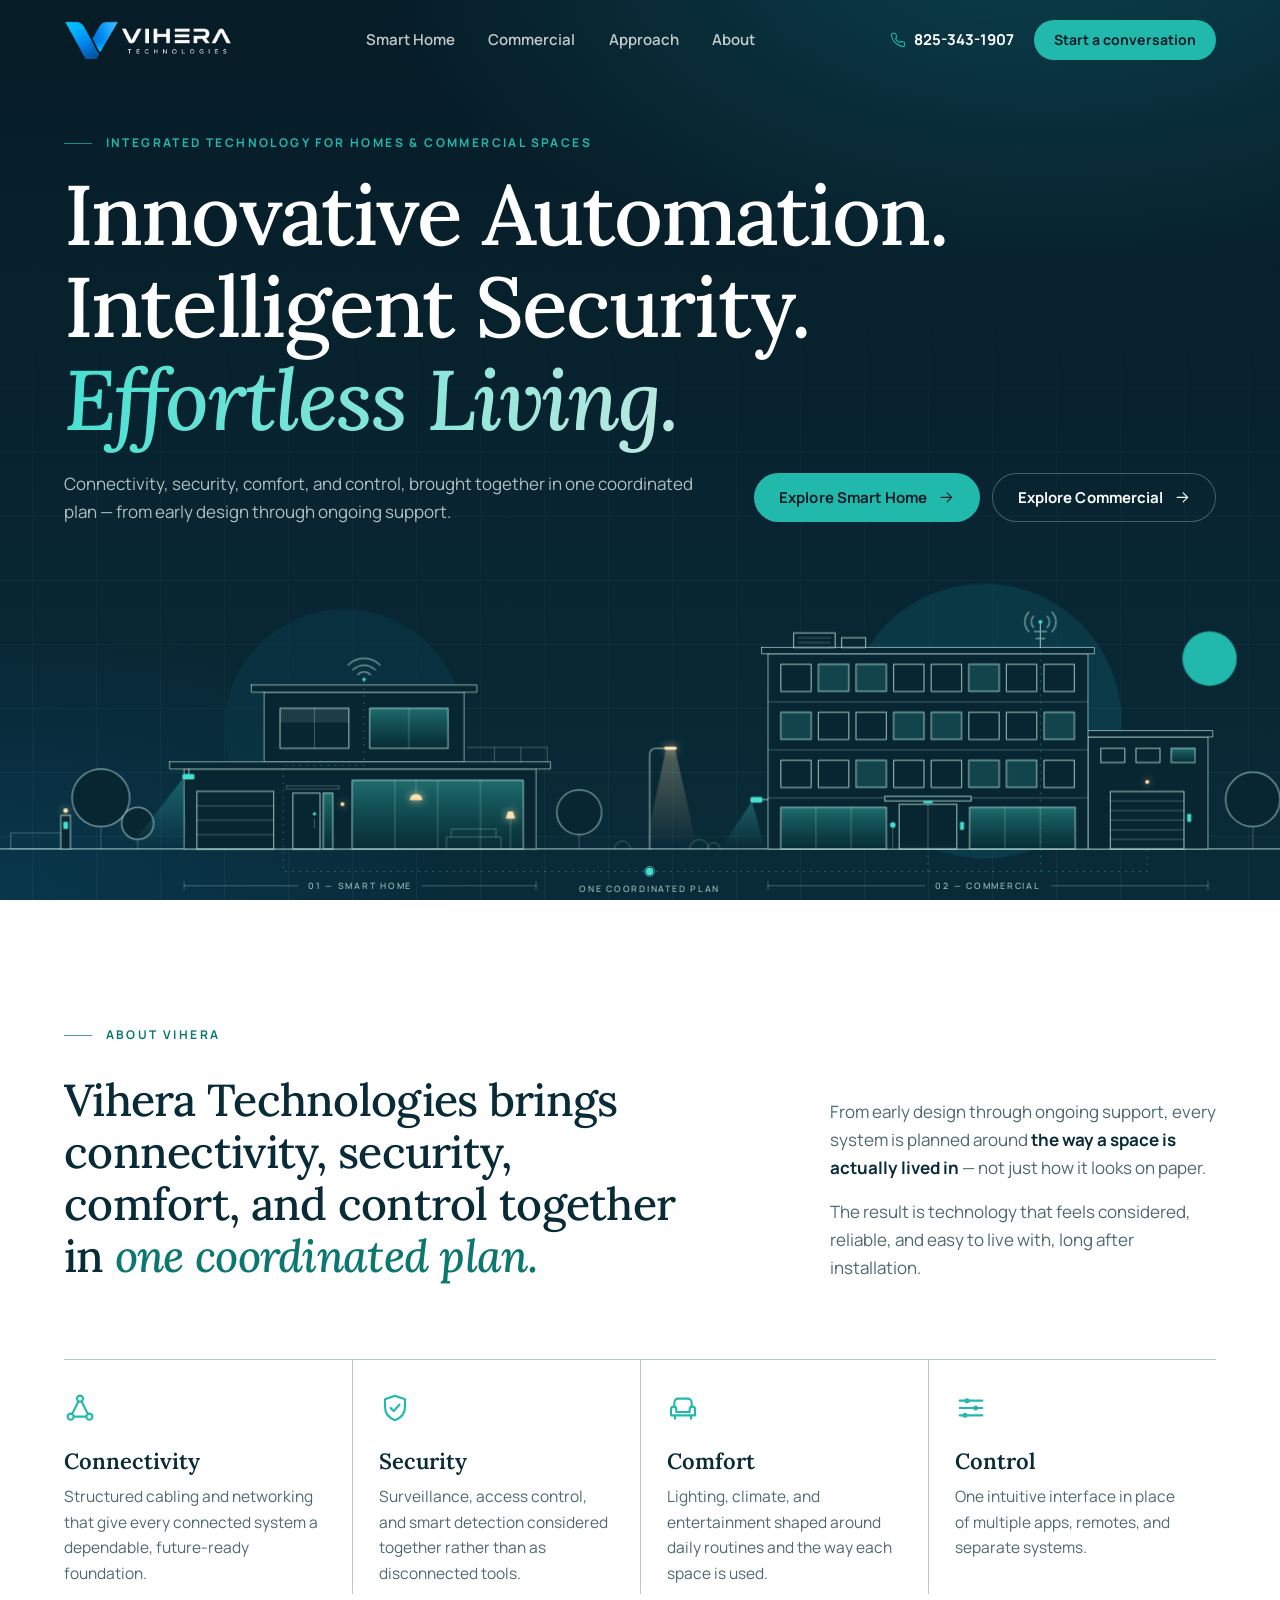
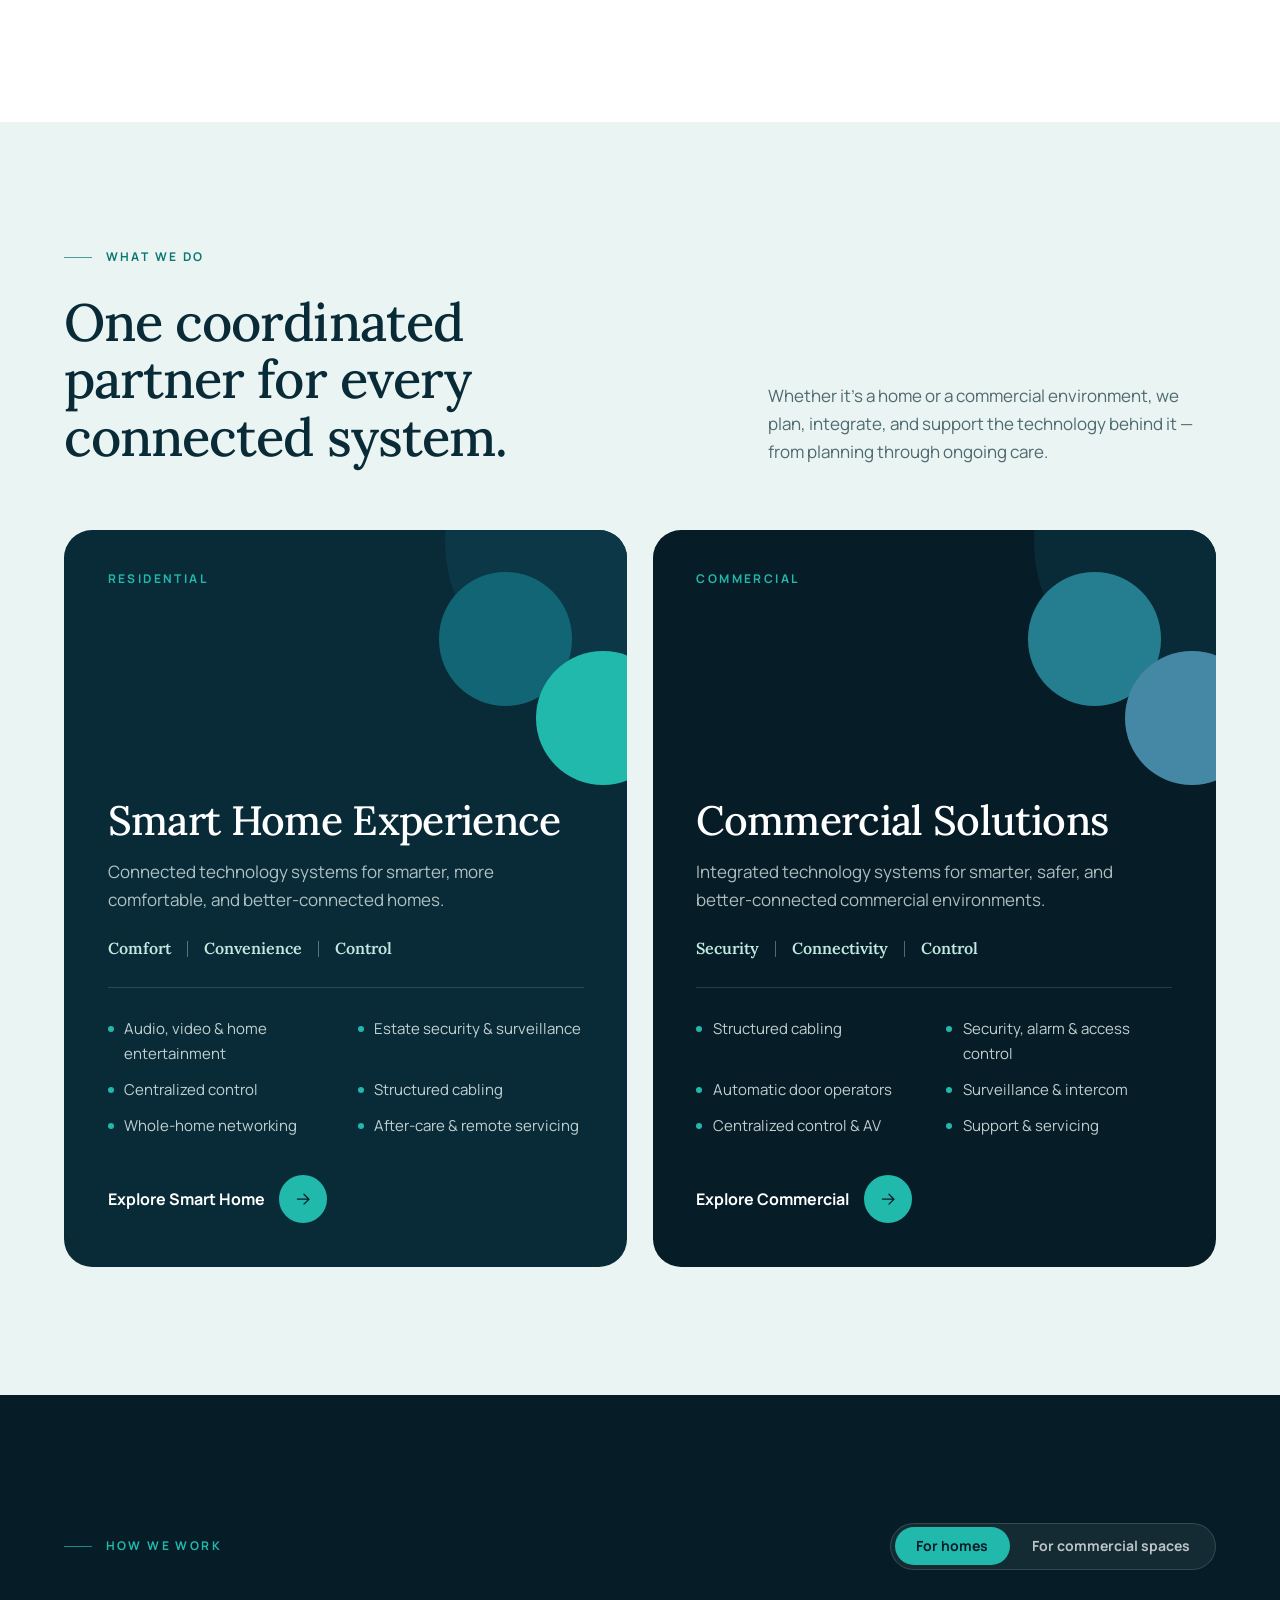
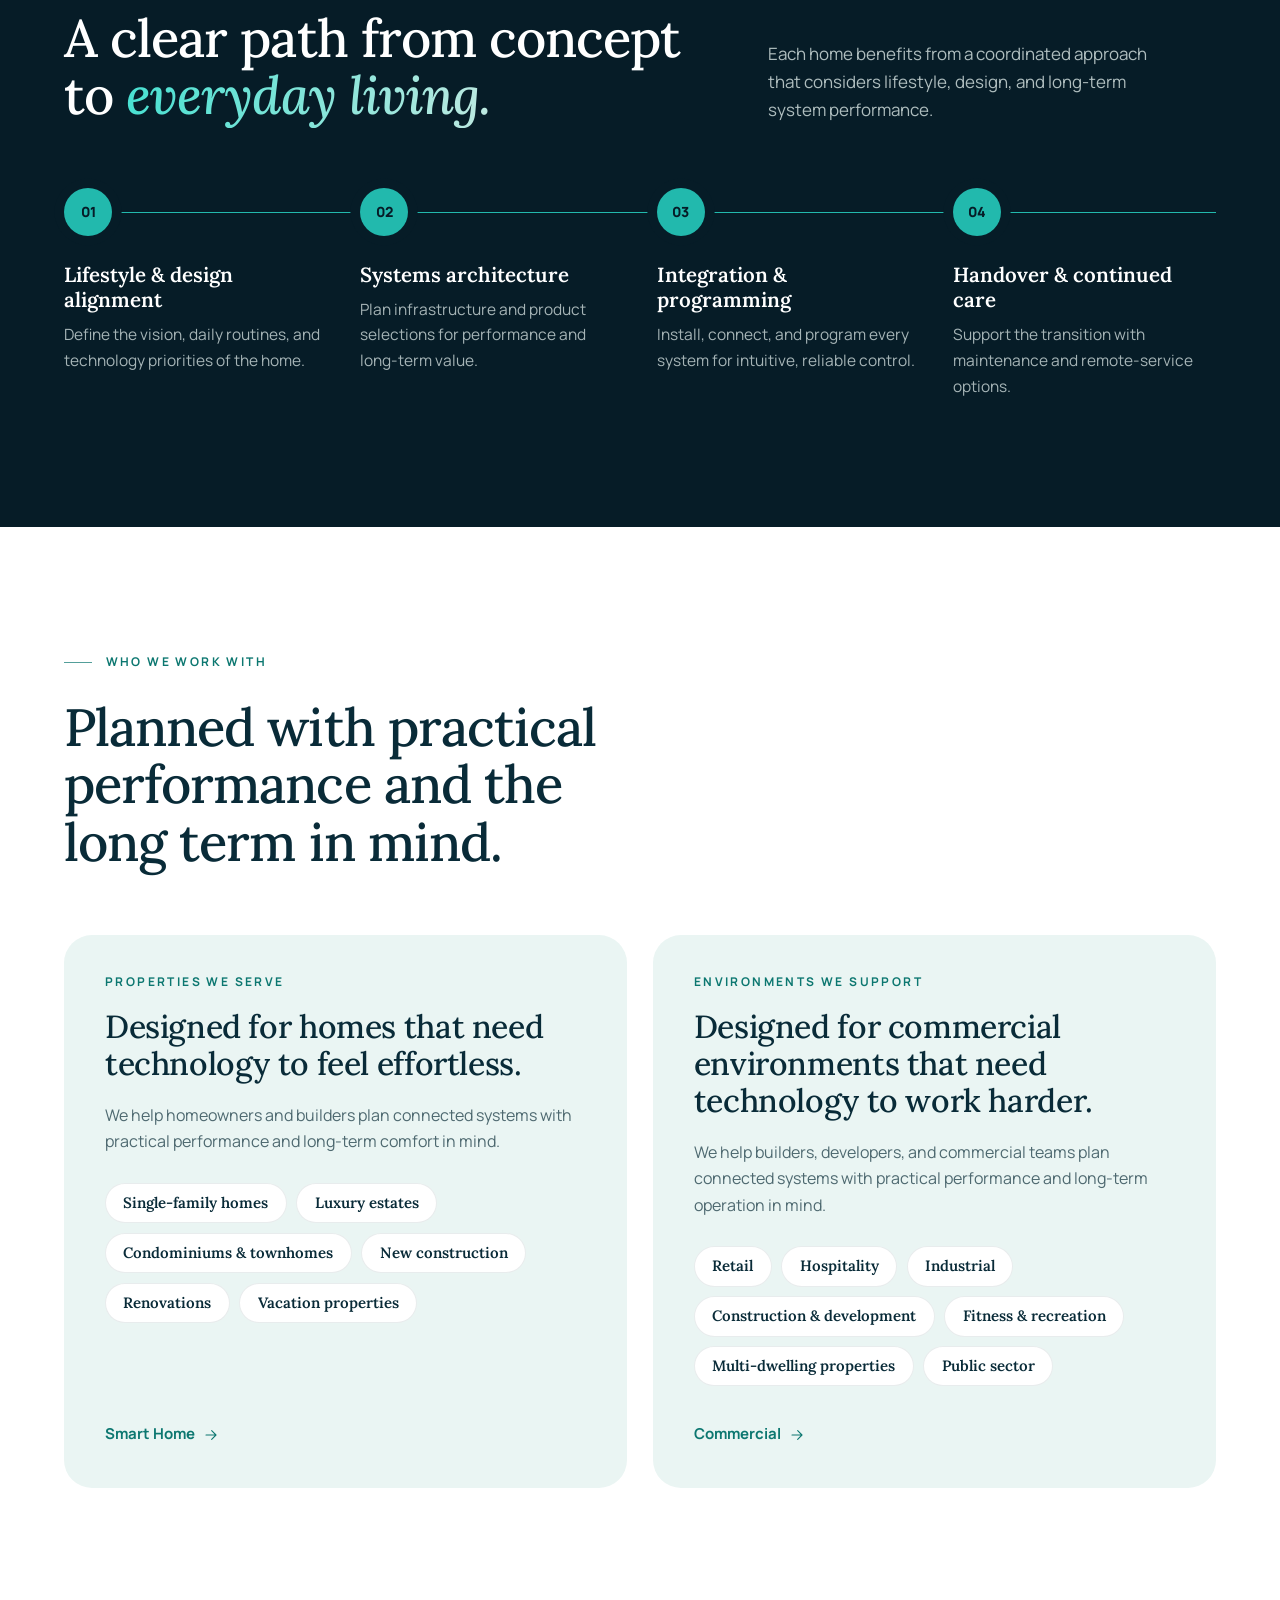
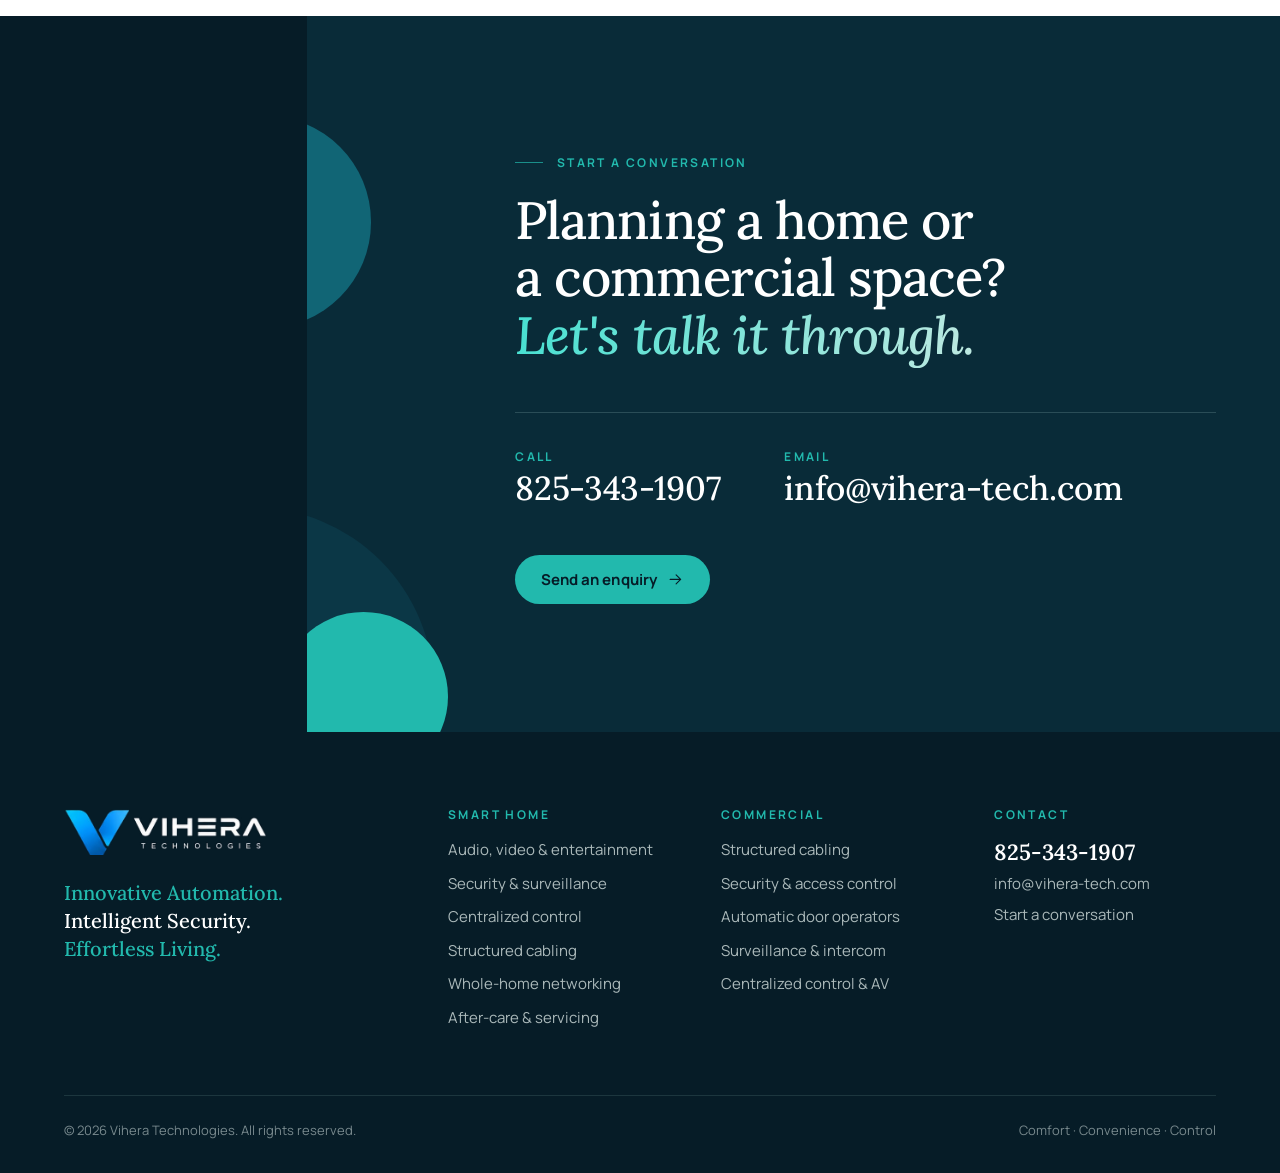
<file: index.html>
<!doctype html>
<html lang="en">
<head>
  <meta charset="utf-8">
  <meta name="viewport" content="width=device-width, initial-scale=1">
  <title>Vihera Technologies — Smart Home &amp; Commercial Technology Integration</title>
  <meta name="description" content="Vihera Technologies brings connectivity, security, comfort, and control together in one coordinated plan — for homes and commercial environments. Call 825-343-1907.">
  <meta name="theme-color" content="#061c27">
  <link rel="icon" type="image/png" href="assets/img/favicon.png">
  <link rel="apple-touch-icon" href="assets/img/apple-touch-icon.png">
  <meta property="og:type" content="website">
  <meta property="og:site_name" content="Vihera Technologies">
  <meta property="og:title" content="Vihera Technologies — Innovative Automation. Intelligent Security. Effortless Living.">
  <meta property="og:description" content="Connectivity, security, comfort, and control — together in one coordinated plan for homes and commercial environments.">
  <meta property="og:image" content="assets/img/og-image.png">
  <link rel="preconnect" href="https://fonts.googleapis.com">
  <link rel="preconnect" href="https://fonts.gstatic.com" crossorigin>
  <link href="https://fonts.googleapis.com/css2?family=Lora:ital,wght@0,400..700;1,400..700&amp;family=Manrope:wght@300..800&amp;display=swap" rel="stylesheet">
  <link rel="stylesheet" href="assets/css/styles.css">
  <script>document.documentElement.classList.add('js')</script>
  <script type="application/ld+json">
  {
    "@context": "https://schema.org",
    "@type": "ProfessionalService",
    "name": "Vihera Technologies",
    "slogan": "Innovative Automation. Intelligent Security. Effortless Living.",
    "description": "Smart home and commercial technology integration: audio-video, security and surveillance, access control, centralized control, structured cabling, networking, and after-care.",
    "telephone": "+1-825-343-1907",
    "email": "info@vihera-tech.com"
  }
  </script>
</head>
<body>
  <a class="skip" href="#main">Skip to content</a>

  <svg width="0" height="0" style="position:absolute" aria-hidden="true" focusable="false">
    <defs>
      <symbol id="i-arrow" viewBox="0 0 24 24"><path d="M4.5 12h15M13 5.5l6.5 6.5-6.5 6.5"/></symbol>
      <symbol id="i-phone" viewBox="0 0 24 24"><path d="M22 16.92v3a2 2 0 0 1-2.18 2 19.79 19.79 0 0 1-8.63-3.07 19.5 19.5 0 0 1-6-6 19.79 19.79 0 0 1-3.07-8.67A2 2 0 0 1 4.11 2h3a2 2 0 0 1 2 1.72c.13.96.36 1.9.7 2.81a2 2 0 0 1-.45 2.11L8.09 9.91a16 16 0 0 0 6 6l1.27-1.27a2 2 0 0 1 2.11-.45c.91.34 1.85.57 2.81.7A2 2 0 0 1 22 16.92z"/></symbol>
      <symbol id="i-nodes" viewBox="0 0 24 24"><circle cx="12" cy="5" r="2.3"/><circle cx="5" cy="18.5" r="2.3"/><circle cx="19" cy="18.5" r="2.3"/><path d="M10.9 7l-4.8 9.4M13.1 7l4.8 9.4M7.3 18.5h9.4"/></symbol>
      <symbol id="i-shield" viewBox="0 0 24 24"><path d="M12 2.8l7.5 2.7v5.6c0 4.7-3.1 8.4-7.5 10.1-4.4-1.7-7.5-5.4-7.5-10.1V5.5z"/><path d="M8.7 12l2.3 2.3 4.3-4.8"/></symbol>
      <symbol id="i-comfort" viewBox="0 0 24 24"><path d="M5.5 10.5V8a3 3 0 0 1 3-3h7a3 3 0 0 1 3 3v2.5"/><path d="M3 13a2 2 0 0 1 4 0v2h10v-2a2 2 0 0 1 4 0v4.5H3zM6 17.5V20M18 17.5V20"/></symbol>
      <symbol id="i-sliders" viewBox="0 0 24 24"><path d="M3.5 6.5h17M3.5 12h17M3.5 17.5h17"/><circle cx="9" cy="6.5" r="1.9" fill="currentColor" stroke="none"/><circle cx="15.5" cy="12" r="1.9" fill="currentColor" stroke="none"/><circle cx="7.5" cy="17.5" r="1.9" fill="currentColor" stroke="none"/></symbol>
    </defs>
  </svg>

  <header class="site-header" data-header>
    <div class="container site-header__inner">
      <a class="brand" href="index.html" aria-label="Vihera Technologies — home">
        <img src="assets/img/logo.png" width="471" height="108" alt="Vihera Technologies">
      </a>
      <nav class="nav" aria-label="Primary">
        <ul class="nav__list">
          <li><a href="smart-home.html">Smart Home</a></li>
          <li><a href="commercial.html">Commercial</a></li>
          <li><a href="#approach">Approach</a></li>
          <li><a href="#about">About</a></li>
        </ul>
      </nav>
      <div class="site-header__actions">
        <a class="header-phone" href="tel:+18253431907"><svg class="icon"><use href="#i-phone"/></svg>825-343-1907</a>
        <a class="btn btn--primary btn--sm" href="contact.html">Start a conversation</a>
        <button class="nav-toggle" type="button" aria-expanded="false" aria-controls="menu" aria-label="Open menu" data-menu-toggle><span></span><span></span></button>
      </div>
    </div>
  </header>

  <div class="menu" id="menu" data-menu>
    <nav class="menu__nav" aria-label="Mobile">
      <a href="smart-home.html" style="--i:0"><span>01</span>Smart Home</a>
      <a href="commercial.html" style="--i:1"><span>02</span>Commercial</a>
      <a href="#approach" style="--i:2"><span>03</span>Approach</a>
      <a href="#about" style="--i:3"><span>04</span>About</a>
      <a href="contact.html" style="--i:4"><span>05</span>Contact</a>
    </nav>
    <div class="menu__foot">
      <a href="tel:+18253431907">825-343-1907</a>
      <a href="mailto:info@vihera-tech.com">info@vihera-tech.com</a>
    </div>
  </div>

  <main id="main">

    <!-- Hero -->
    <section class="hero on-dark">
      <div class="container hero__copy">
        <p class="eyebrow">Integrated technology for homes &amp; commercial spaces</p>
        <h1 class="display hero__title">
          <span class="line" style="--l:0"><span>Innovative Automation.</span></span>
          <span class="line" style="--l:1"><span>Intelligent Security.</span></span>
          <span class="line" style="--l:2"><span><em class="accent">Effortless Living.</em></span></span>
        </h1>
        <div class="hero__row">
          <p class="lead" data-enter style="--i:5">Connectivity, security, comfort, and control, brought together in one coordinated plan — from early design through ongoing support.</p>
          <div class="hero__cta" data-enter style="--i:6">
            <a class="btn btn--primary" href="smart-home.html">Explore Smart Home <svg class="icon"><use href="#i-arrow"/></svg></a>
            <a class="btn btn--ghost" href="commercial.html">Explore Commercial <svg class="icon"><use href="#i-arrow"/></svg></a>
          </div>
        </div>
      </div>

      <div class="hero__scene">
        <svg class="scene" viewBox="0 0 1600 364" role="img" aria-labelledby="scene-title" data-scene-art>
          <title id="scene-title">A modern home and a commercial building drawn in outline, joined underground by one connected network.</title>
          <defs>
            <linearGradient id="gLit" x1="0" y1="0" x2="0" y2="1">
              <stop offset="0" stop-color="#46e0d1" stop-opacity=".38"/>
              <stop offset="1" stop-color="#22b9ad" stop-opacity=".05"/>
            </linearGradient>
            <linearGradient id="gCone" x1="0" y1="0" x2="0" y2="1">
              <stop offset="0" stop-color="#46e0d1" stop-opacity=".3"/>
              <stop offset="1" stop-color="#46e0d1" stop-opacity="0"/>
            </linearGradient>
            <linearGradient id="gLamp" x1="0" y1="0" x2="0" y2="1">
              <stop offset="0" stop-color="#ffe2b0" stop-opacity=".3"/>
              <stop offset="1" stop-color="#ffe2b0" stop-opacity="0"/>
            </linearGradient>
          </defs>

          <!-- brochure circles, behind everything -->
          <g class="fade" style="--d:.1">
            <circle class="orb" cx="430" cy="150" r="150" fill="#0b3746" opacity=".6"/>
            <circle class="orb" cx="1230" cy="140" r="172" fill="#116575" opacity=".3"/>
            <circle class="orb" cx="1512" cy="62" r="34" fill="#22b9ad"/>
          </g>

          <line class="s" x1="-1400" y1="300" x2="3000" y2="300"/>

          <!-- garden, lamp post -->
          <g class="fade" style="--d:1.5">
            <path class="d" d="M126 272v28M172 288v12M724 282v18M1566 272v28"/>
            <circle class="s f" cx="126" cy="236" r="36"/>
            <circle class="s f" cx="172" cy="268" r="20"/>
            <circle class="s f" cx="724" cy="254" r="28"/>
            <circle class="s f" cx="1566" cy="238" r="34"/>
            <rect class="d" x="14" y="280" width="62" height="20"/>
            <rect class="s f" x="76" y="258" width="12" height="42"/>
            <rect class="dev" x="79" y="266" width="6" height="9" rx="1"/>
            <circle class="glow" cx="82" cy="252" r="3"/>
            <path class="lamp" d="M832 176L806 300h66L844 176z"/>
            <path class="s" d="M812 300V182q0-8 9-8h13"/>
            <rect class="glow" x="830" y="172" width="16" height="4" rx="2"/>
            <path class="d" d="M862 300a12 12 0 0 1 24 0M884 300a8 8 0 0 1 16 0M768 300a10 10 0 0 1 20 0"/>
          </g>

          <!-- the home -->
          <a href="smart-home.html" tabindex="-1" aria-hidden="true">
            <rect class="s f draw" pathLength="1" style="--d:.35" x="330" y="104" width="250" height="87"/>
            <rect class="s f draw" pathLength="1" style="--d:.5" x="314" y="95" width="282" height="9"/>
            <rect class="s f draw" pathLength="1" style="--d:.1" x="230" y="200" width="440" height="100"/>
            <rect class="s f draw" pathLength="1" style="--d:.25" x="212" y="191" width="476" height="9"/>
            <g class="fade" style="--d:1.25">
              <rect class="s" x="246" y="228" width="96" height="72"/>
              <path class="d" d="M246 246h96M246 264h96M246 282h96"/>
              <rect class="d" x="358" y="221" width="66" height="4"/>
              <rect class="s" x="366" y="230" width="34" height="70"/>
              <path class="d" d="M393 262v12"/>
              <rect class="s" x="350" y="124" width="86" height="50"/>
              <rect class="shade" x="350" y="124" width="86" height="18"/>
              <path class="d" d="M393 124v50M584 173h100M684 173v18M651 173v18M618 173v18"/>
              <path class="cone" d="M229 211L160 300h74z"/>
              <path class="s" d="M236 200v6"/>
            </g>
            <g class="fade" style="--d:1.9">
              <rect class="s lit" x="404" y="230" width="12" height="70"/>
              <rect class="s lit" x="440" y="214" width="214" height="86"/>
              <path class="d" d="M493.5 214v86M547 214v86M600.5 214v86M520 214v18M558 300v-15h68v15M564 285v-10h56v10M638 300v-38"/>
              <path class="glow" d="M512 239a8 8 0 0 1 16 0z"/>
              <path class="glow" d="M632 262l3-9h6l3 9z"/>
              <rect class="s lit" x="462" y="124" width="98" height="50"/>
              <path class="d" d="M511 124v50"/>
              <circle class="glow" cx="428" cy="244" r="2.5"/>
              <circle class="dev" cx="393" cy="256" r="2"/>
              <rect class="dev" x="228" y="206" width="15" height="7" rx="2"/>
              <g class="wifi">
                <circle class="dev" cx="455" cy="88" r="2.2"/>
                <path class="s" style="--n:0" d="M447 82a11 11 0 0 1 16 0"/>
                <path class="s" style="--n:1" d="M441 76a20 20 0 0 1 28 0"/>
                <path class="s" style="--n:2" d="M435 70a28 28 0 0 1 40 0"/>
              </g>
            </g>
            <g class="fade" style="--d:2.3">
              <path class="d" d="M230 341v10M670 341v10M230 346h142M528 346h142"/>
              <text x="450" y="350" text-anchor="middle">01 — Smart Home</text>
            </g>
          </a>

          <!-- the commercial building -->
          <a href="commercial.html" tabindex="-1" aria-hidden="true">
            <rect class="s f draw" pathLength="1" style="--d:.55" x="1360" y="160" width="150" height="140"/>
            <rect class="s f draw" pathLength="1" style="--d:.7" x="1354" y="152" width="162" height="8"/>
            <rect class="s f draw" pathLength="1" style="--d:.4" x="960" y="56" width="400" height="244"/>
            <rect class="s f draw" pathLength="1" style="--d:.6" x="952" y="48" width="416" height="8"/>
            <g class="fade" style="--d:1.35">
              <path class="d" d="M960 236h400M960 176h400M960 116h400"/>
              <path class="s" d="M976 69h38v34h-38zM1117 69h38v34h-38zM1164 69h38v34h-38zM1258 69h38v34h-38zM1305 69h38v34h-38zM1023 129h38v34h-38zM1070 129h38v34h-38zM1211 129h38v34h-38zM1258 129h38v34h-38zM976 189h38v34h-38zM1023 189h38v34h-38zM1117 189h38v34h-38zM1164 189h38v34h-38zM1305 189h38v34h-38z"/>
              <rect class="s f" x="1106" y="234" width="108" height="6"/>
              <rect class="s" x="1124" y="244" width="72" height="56"/>
              <path class="d" d="M1160 244v56M1116 300v-26"/>
              <rect class="s f" x="992" y="30" width="52" height="18"/>
              <path class="d" d="M998 36h40M998 42h40"/>
              <rect class="s f" x="1052" y="36" width="30" height="12"/>
              <path class="s" d="M1300.5 48V18M1293 28h15M1295 37h11M960 238h-7"/>
              <path class="s" d="M1376 174h30v18h-30zM1420 174h30v18h-30z"/>
              <rect class="s" x="1388" y="228" width="92" height="72"/>
              <path class="d" d="M1388 240h92M1388 252h92M1388 264h92M1388 276h92M1388 288h92"/>
              <path class="cone" d="M940 240L900 300h56z"/>
            </g>
            <g class="fade" style="--d:2">
              <path class="s" style="fill:rgba(70,224,209,.17)" d="M1023 69h38v34h-38zM1070 69h38v34h-38zM1211 69h38v34h-38zM976 129h38v34h-38zM1117 129h38v34h-38zM1164 129h38v34h-38zM1305 129h38v34h-38zM1070 189h38v34h-38zM1211 189h38v34h-38zM1258 189h38v34h-38z"/>
              <rect class="s lit" x="976" y="248" width="132" height="52"/>
              <rect class="s lit" x="1212" y="248" width="132" height="52"/>
              <rect class="s lit" x="1464" y="174" width="30" height="18"/>
              <path class="d" d="M1020 248v52M1064 248v52M1256 248v52M1300.5 248v52"/>
              <rect class="dev" x="1154" y="240" width="12" height="3" rx="1.5"/>
              <rect class="dev" x="1200" y="266" width="5" height="10" rx="1"/>
              <circle class="dev" cx="1116" cy="270" r="3.5"/>
              <rect class="dev" x="938" y="235" width="15" height="7" rx="2"/>
              <rect class="dev" x="1484" y="256" width="5" height="10" rx="1"/>
              <circle class="glow" cx="1434" cy="216" r="2.5"/>
              <g class="wifi">
                <circle class="dev" cx="1300.5" cy="16" r="2.4"/>
                <path class="s" style="--n:0" d="M1309 9a10 10 0 0 1 0 14M1292 9a10 10 0 0 0 0 14"/>
                <path class="s" style="--n:1" d="M1315 4a17 17 0 0 1 0 24M1286 4a17 17 0 0 0 0 24"/>
              </g>
            </g>
            <g class="fade" style="--d:2.4">
              <path class="d" d="M960 341v10M1510 341v10M960 346h196M1314 346h196"/>
              <text x="1235" y="350" text-anchor="middle">02 — Commercial</text>
            </g>
          </a>

          <!-- one coordinated network -->
          <g class="fade" style="--d:2.5">
            <path class="sig" d="M455 90V195.5H354V328H1434V300M1160 328V300M1300.5 328V48"/>
            <path class="pulse" pathLength="1" style="--t:6s" d="M455 90V195.5H354V328H812"/>
            <path class="pulse" pathLength="1" style="--t:6s" d="M812 328H1300.5V18"/>
            <path class="pulse pulse--back" pathLength="1" style="--t:6s;--w:3s" d="M455 90V195.5H354V328H812"/>
            <path class="pulse" pathLength="1" style="--t:6s;--w:3s" d="M1434 300V328H812"/>
            <circle class="hub-ring" cx="812" cy="328" r="6"/>
            <circle class="hub" cx="812" cy="328" r="4.5"/>
            <text x="812" y="354" text-anchor="middle">One coordinated plan</text>
          </g>
        </svg>
      </div>
    </section>

    <!-- About -->
    <section class="section section--white" id="about">
      <div class="container">
        <div class="statement">
          <p class="eyebrow" data-reveal>About Vihera</p>
          <h2 class="statement__text" data-reveal style="--i:1">Vihera Technologies brings connectivity, security, comfort, and control together in <em class="accent">one coordinated plan.</em></h2>
          <div class="statement__aside" data-reveal style="--i:2">
            <p>From early design through ongoing support, every system is planned around <strong>the way a space is actually lived in</strong> — not just how it looks on paper.</p>
            <p>The result is technology that feels considered, reliable, and easy to live with, long after installation.</p>
          </div>
        </div>

        <ul class="pillars">
          <li class="pillar" data-reveal style="--i:0">
            <svg class="icon pillar__icon"><use href="#i-nodes"/></svg>
            <h3 class="pillar__name">Connectivity</h3>
            <p class="pillar__text">Structured cabling and networking that give every connected system a dependable, future-ready foundation.</p>
          </li>
          <li class="pillar" data-reveal style="--i:1">
            <svg class="icon pillar__icon"><use href="#i-shield"/></svg>
            <h3 class="pillar__name">Security</h3>
            <p class="pillar__text">Surveillance, access control, and smart detection considered together rather than as disconnected tools.</p>
          </li>
          <li class="pillar" data-reveal style="--i:2">
            <svg class="icon pillar__icon"><use href="#i-comfort"/></svg>
            <h3 class="pillar__name">Comfort</h3>
            <p class="pillar__text">Lighting, climate, and entertainment shaped around daily routines and the way each space is used.</p>
          </li>
          <li class="pillar" data-reveal style="--i:3">
            <svg class="icon pillar__icon"><use href="#i-sliders"/></svg>
            <h3 class="pillar__name">Control</h3>
            <p class="pillar__text">One intuitive interface in place of multiple apps, remotes, and separate systems.</p>
          </li>
        </ul>
      </div>
    </section>

    <!-- Two divisions -->
    <section class="section section--mint" id="solutions">
      <div class="container">
        <div class="section-head">
          <p class="eyebrow" data-reveal>What we do</p>
          <h2 class="h2" data-reveal style="--i:1">One coordinated partner for every connected system.</h2>
          <p class="lead" data-reveal style="--i:2">Whether it's a home or a commercial environment, we plan, integrate, and support the technology behind it — from planning through ongoing care.</p>
        </div>

        <div class="divisions">
          <article class="division" data-reveal>
            <div class="orbs" aria-hidden="true"><i></i><i></i><i></i></div>
            <p class="division__kicker">Residential</p>
            <div class="division__body">
              <h3 class="division__title">Smart Home Experience</h3>
              <p class="division__text">Connected technology systems for smarter, more comfortable, and better-connected homes.</p>
              <ul class="triad"><li>Comfort</li><li>Convenience</li><li>Control</li></ul>
              <ul class="division__list">
                <li>Audio, video &amp; home entertainment</li>
                <li>Estate security &amp; surveillance</li>
                <li>Centralized control</li>
                <li>Structured cabling</li>
                <li>Whole-home networking</li>
                <li>After-care &amp; remote servicing</li>
              </ul>
              <a class="division__go" href="smart-home.html">Explore Smart Home <i><svg class="icon"><use href="#i-arrow"/></svg></i></a>
            </div>
          </article>

          <article class="division division--commercial" data-reveal style="--i:1">
            <div class="orbs" aria-hidden="true"><i></i><i></i><i></i></div>
            <p class="division__kicker">Commercial</p>
            <div class="division__body">
              <h3 class="division__title">Commercial Solutions</h3>
              <p class="division__text">Integrated technology systems for smarter, safer, and better-connected commercial environments.</p>
              <ul class="triad"><li>Security</li><li>Connectivity</li><li>Control</li></ul>
              <ul class="division__list">
                <li>Structured cabling</li>
                <li>Security, alarm &amp; access control</li>
                <li>Automatic door operators</li>
                <li>Surveillance &amp; intercom</li>
                <li>Centralized control &amp; AV</li>
                <li>Support &amp; servicing</li>
              </ul>
              <a class="division__go" href="commercial.html">Explore Commercial <i><svg class="icon"><use href="#i-arrow"/></svg></i></a>
            </div>
          </article>
        </div>
      </div>
    </section>

    <!-- Approach -->
    <section class="section section--ink on-dark" id="approach">
      <div class="container" data-tabs>
        <div class="approach__top">
          <p class="eyebrow" data-reveal>How we work</p>
          <div class="segmented" role="tablist" aria-label="Project type" data-reveal>
            <span class="segmented__thumb" aria-hidden="true"></span>
            <button type="button" role="tab" id="tab-home" aria-controls="panel-home" aria-selected="true">For homes</button>
            <button type="button" role="tab" id="tab-commercial" aria-controls="panel-commercial" aria-selected="false" tabindex="-1">For commercial spaces</button>
          </div>
        </div>

        <div class="approach__panel" id="panel-home" role="tabpanel" aria-labelledby="tab-home">
          <div class="section-head">
            <h2 class="h2" data-reveal>A clear path from concept to <em class="accent">everyday living.</em></h2>
            <p class="lead" data-reveal style="--i:1">Each home benefits from a coordinated approach that considers lifestyle, design, and long-term system performance.</p>
          </div>
          <ol class="steps" data-reveal-line>
            <li class="step" data-reveal style="--i:0"><span class="step__num">01</span><h3 class="step__title">Lifestyle &amp; design alignment</h3><p class="step__text">Define the vision, daily routines, and technology priorities of the home.</p></li>
            <li class="step" data-reveal style="--i:1"><span class="step__num">02</span><h3 class="step__title">Systems architecture</h3><p class="step__text">Plan infrastructure and product selections for performance and long-term value.</p></li>
            <li class="step" data-reveal style="--i:2"><span class="step__num">03</span><h3 class="step__title">Integration &amp; programming</h3><p class="step__text">Install, connect, and program every system for intuitive, reliable control.</p></li>
            <li class="step" data-reveal style="--i:3"><span class="step__num">04</span><h3 class="step__title">Handover &amp; continued care</h3><p class="step__text">Support the transition with maintenance and remote-service options.</p></li>
          </ol>
        </div>

        <div class="approach__panel" id="panel-commercial" role="tabpanel" aria-labelledby="tab-commercial" hidden>
          <div class="section-head">
            <h2 class="h2">A clear path from planning to <em class="accent">ongoing support.</em></h2>
            <p class="lead">Each project benefits from a coordinated approach that considers operational needs, project timelines, and long-term system performance.</p>
          </div>
          <ol class="steps is-in">
            <li class="step"><span class="step__num">01</span><h3 class="step__title">Strategic planning</h3><p class="step__text">Define objectives, functional requirements, and technology priorities.</p></li>
            <li class="step"><span class="step__num">02</span><h3 class="step__title">Value engineering</h3><p class="step__text">Evaluate options for performance, scalability, and cost efficiency.</p></li>
            <li class="step"><span class="step__num">03</span><h3 class="step__title">Implementation</h3><p class="step__text">Coordinate infrastructure and systems for a reliable, integrated result.</p></li>
            <li class="step"><span class="step__num">04</span><h3 class="step__title">Handover &amp; service</h3><p class="step__text">Support the transition with maintenance and remote-service options.</p></li>
          </ol>
        </div>
      </div>
    </section>

    <!-- Who we work with -->
    <section class="section section--white">
      <div class="container">
        <div class="section-head section-head--stack">
          <p class="eyebrow" data-reveal>Who we work with</p>
          <h2 class="h2" data-reveal style="--i:1">Planned with practical performance and the long term in mind.</h2>
        </div>
        <div class="audiences">
          <article class="audience" data-reveal>
            <p class="audience__label">Properties we serve</p>
            <h3 class="audience__title">Designed for homes that need technology to feel effortless.</h3>
            <p class="audience__text">We help homeowners and builders plan connected systems with practical performance and long-term comfort in mind.</p>
            <ul class="chips">
              <li class="chip">Single-family homes</li>
              <li class="chip">Luxury estates</li>
              <li class="chip">Condominiums &amp; townhomes</li>
              <li class="chip">New construction</li>
              <li class="chip">Renovations</li>
              <li class="chip">Vacation properties</li>
            </ul>
            <a class="text-link" href="smart-home.html">Smart Home <svg class="icon"><use href="#i-arrow"/></svg></a>
          </article>
          <article class="audience" data-reveal style="--i:1">
            <p class="audience__label">Environments we support</p>
            <h3 class="audience__title">Designed for commercial environments that need technology to work harder.</h3>
            <p class="audience__text">We help builders, developers, and commercial teams plan connected systems with practical performance and long-term operation in mind.</p>
            <ul class="chips">
              <li class="chip">Retail</li>
              <li class="chip">Hospitality</li>
              <li class="chip">Industrial</li>
              <li class="chip">Construction &amp; development</li>
              <li class="chip">Fitness &amp; recreation</li>
              <li class="chip">Multi-dwelling properties</li>
              <li class="chip">Public sector</li>
            </ul>
            <a class="text-link" href="commercial.html">Commercial <svg class="icon"><use href="#i-arrow"/></svg></a>
          </article>
        </div>
      </div>
    </section>

    <!-- Call to action -->
    <section class="cta on-dark">
      <div class="cta__orbs" aria-hidden="true"><i></i><i></i><i></i></div>
      <div class="cta__band" aria-hidden="true"></div>
      <div class="cta__inner">
        <p class="eyebrow" data-reveal>Start a conversation</p>
        <h2 class="h2 cta__title" data-reveal style="--i:1">Planning a home or a commercial space? <em class="accent">Let's talk it through.</em></h2>
        <div class="cta__links" data-reveal style="--i:2">
          <a class="cta__link" href="tel:+18253431907"><span>Call</span><span>825-343-1907</span></a>
          <a class="cta__link" href="mailto:info@vihera-tech.com"><span>Email</span><span>info@vihera-tech.com</span></a>
        </div>
        <div class="cta__actions" data-reveal style="--i:3">
          <a class="btn btn--primary" href="contact.html">Send an enquiry <svg class="icon"><use href="#i-arrow"/></svg></a>
        </div>
      </div>
    </section>
  </main>

  <footer class="site-footer">
    <div class="container">
      <div class="site-footer__top">
        <div class="site-footer__brand">
          <img src="assets/img/logo.png" width="471" height="108" alt="Vihera Technologies" loading="lazy">
          <p class="site-footer__slogan"><span>Innovative Automation.</span><span>Intelligent Security.</span><span>Effortless Living.</span></p>
        </div>
        <nav aria-label="Smart Home">
          <h2>Smart Home</h2>
          <ul>
            <li><a href="smart-home.html#audio-video">Audio, video &amp; entertainment</a></li>
            <li><a href="smart-home.html#security">Security &amp; surveillance</a></li>
            <li><a href="smart-home.html#control">Centralized control</a></li>
            <li><a href="smart-home.html#cabling">Structured cabling</a></li>
            <li><a href="smart-home.html#networking">Whole-home networking</a></li>
            <li><a href="smart-home.html#after-care">After-care &amp; servicing</a></li>
          </ul>
        </nav>
        <nav aria-label="Commercial">
          <h2>Commercial</h2>
          <ul>
            <li><a href="commercial.html#cabling">Structured cabling</a></li>
            <li><a href="commercial.html#security">Security &amp; access control</a></li>
            <li><a href="commercial.html#door-operators">Automatic door operators</a></li>
            <li><a href="commercial.html#surveillance">Surveillance &amp; intercom</a></li>
            <li><a href="commercial.html#control">Centralized control &amp; AV</a></li>
          </ul>
        </nav>
        <div class="site-footer__contact">
          <h2>Contact</h2>
          <a href="tel:+18253431907">825-343-1907</a>
          <a href="mailto:info@vihera-tech.com">info@vihera-tech.com</a>
          <a href="contact.html">Start a conversation</a>
        </div>
      </div>
      <div class="site-footer__bottom">
        <p>&copy; <span data-year>2026</span> Vihera Technologies. All rights reserved.</p>
        <p>Comfort &middot; Convenience &middot; Control</p>
      </div>
    </div>
  </footer>

  <script src="assets/js/main.js" defer></script>
</body>
</html>
</file>
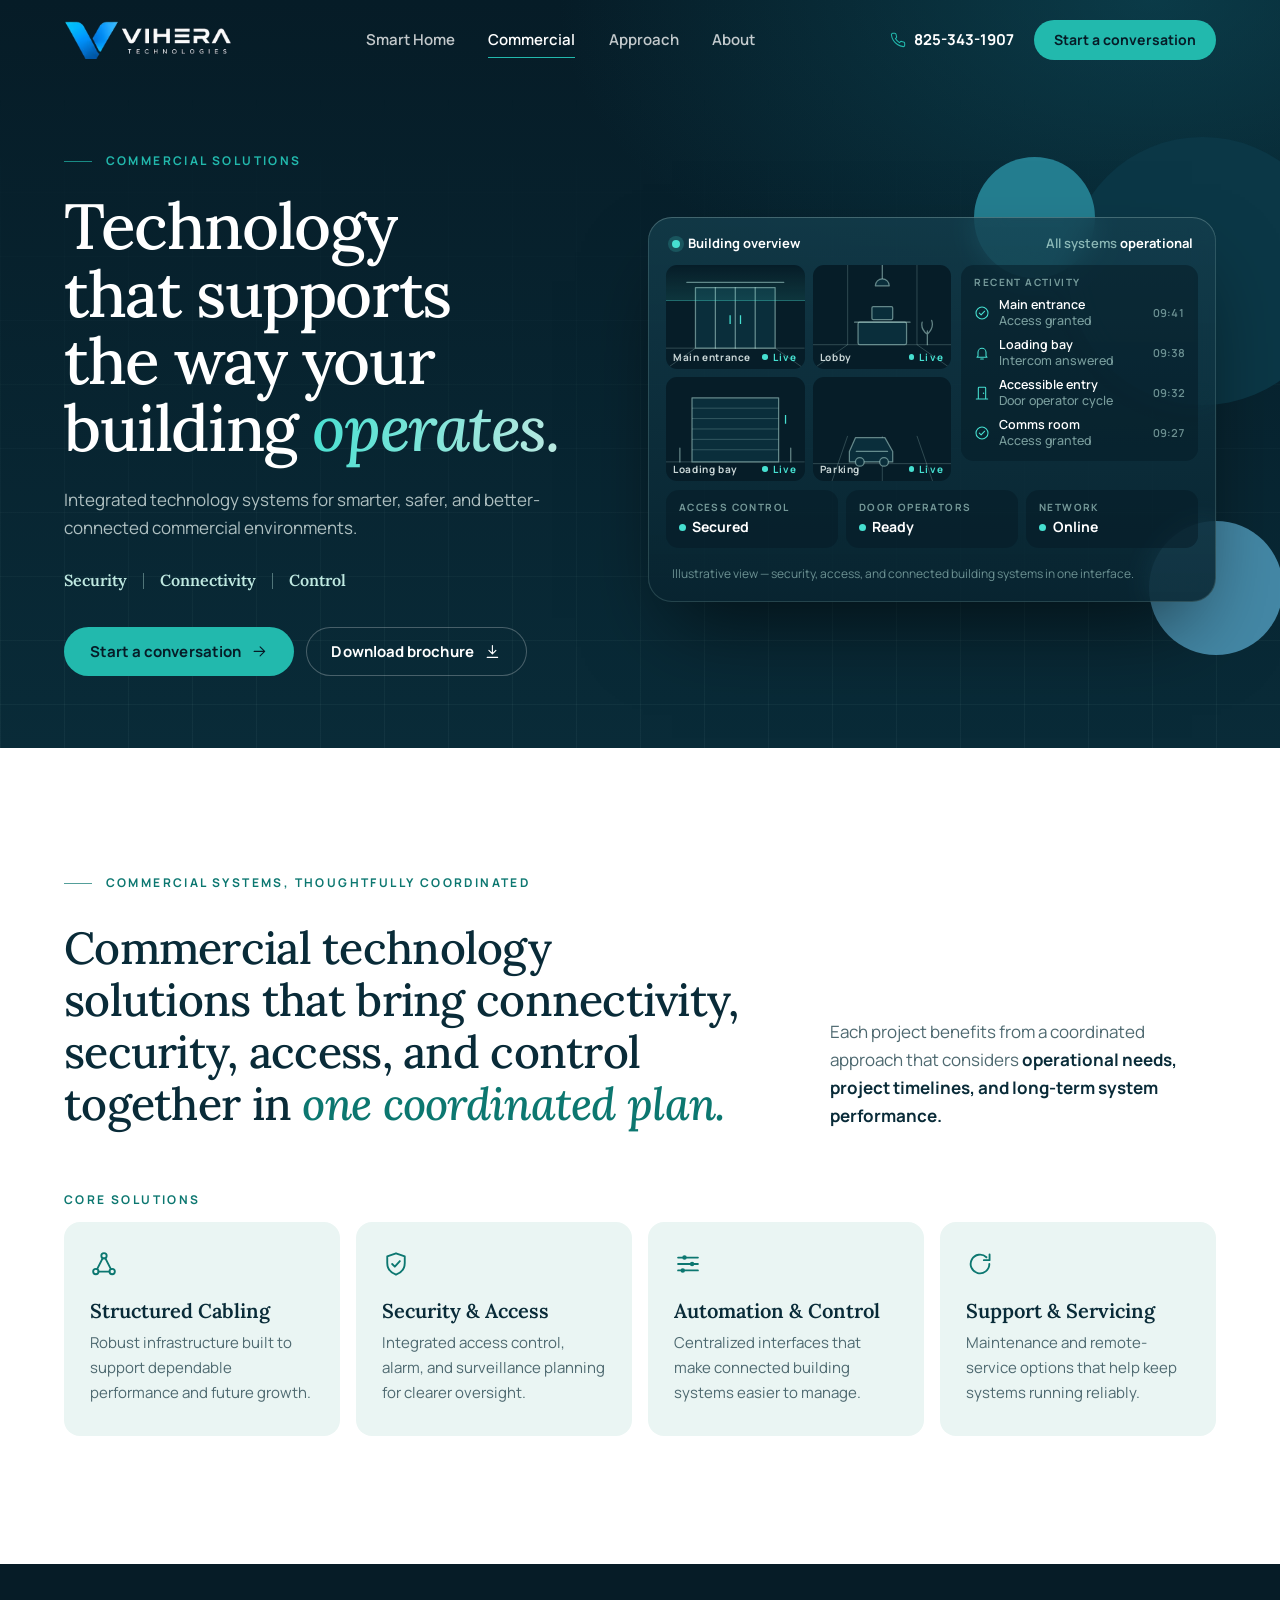
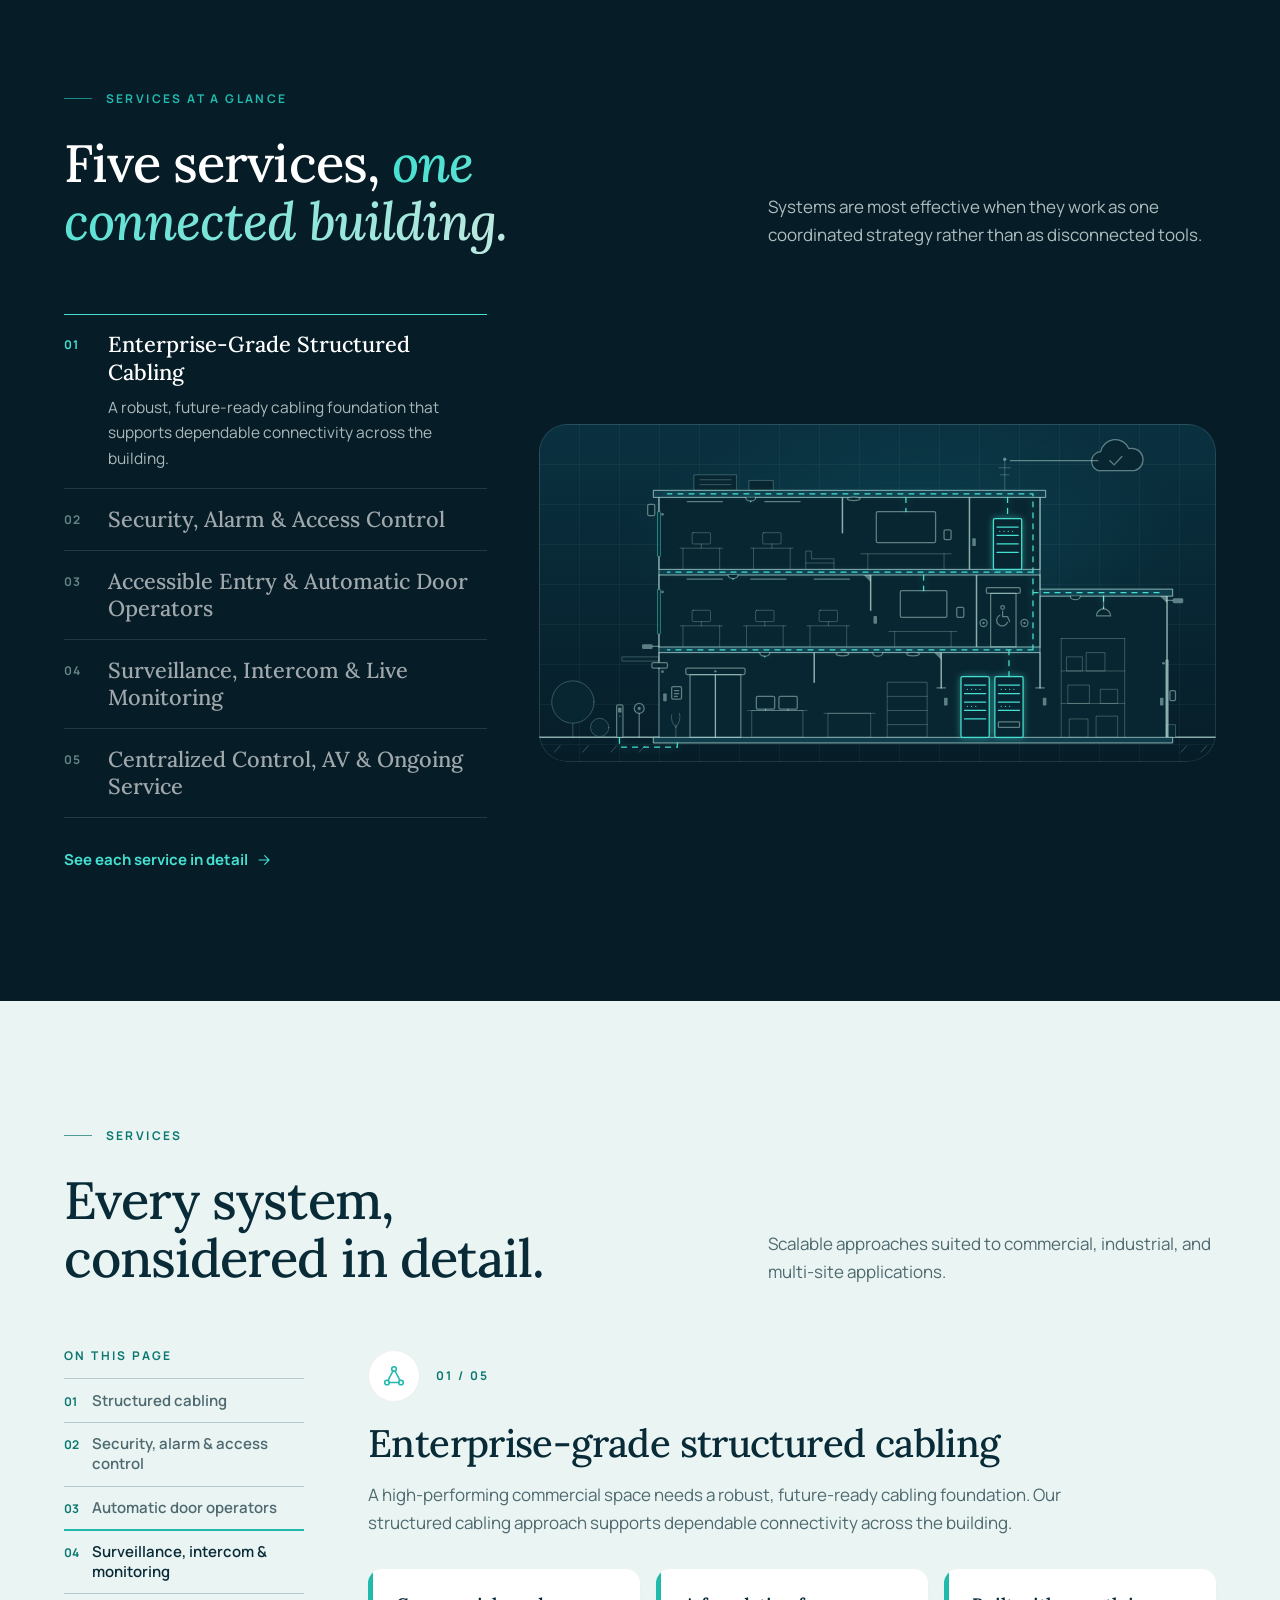
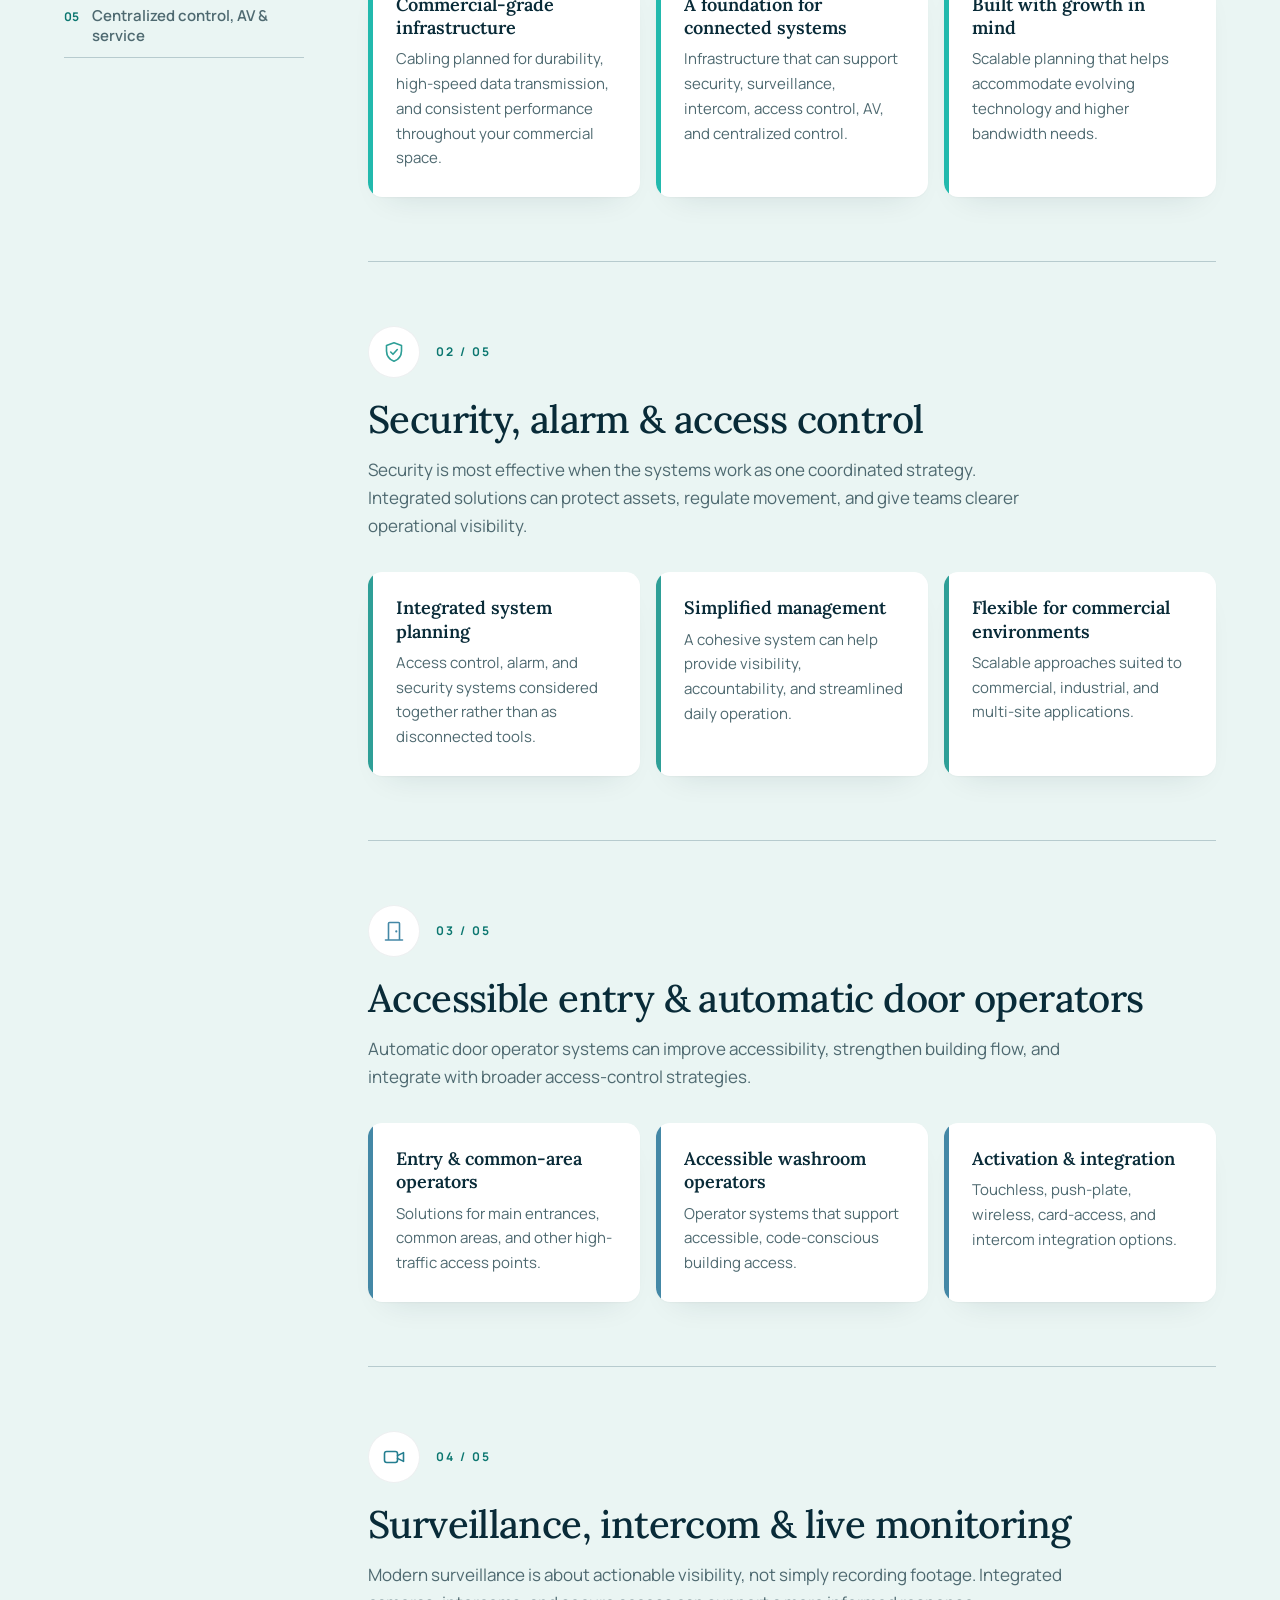
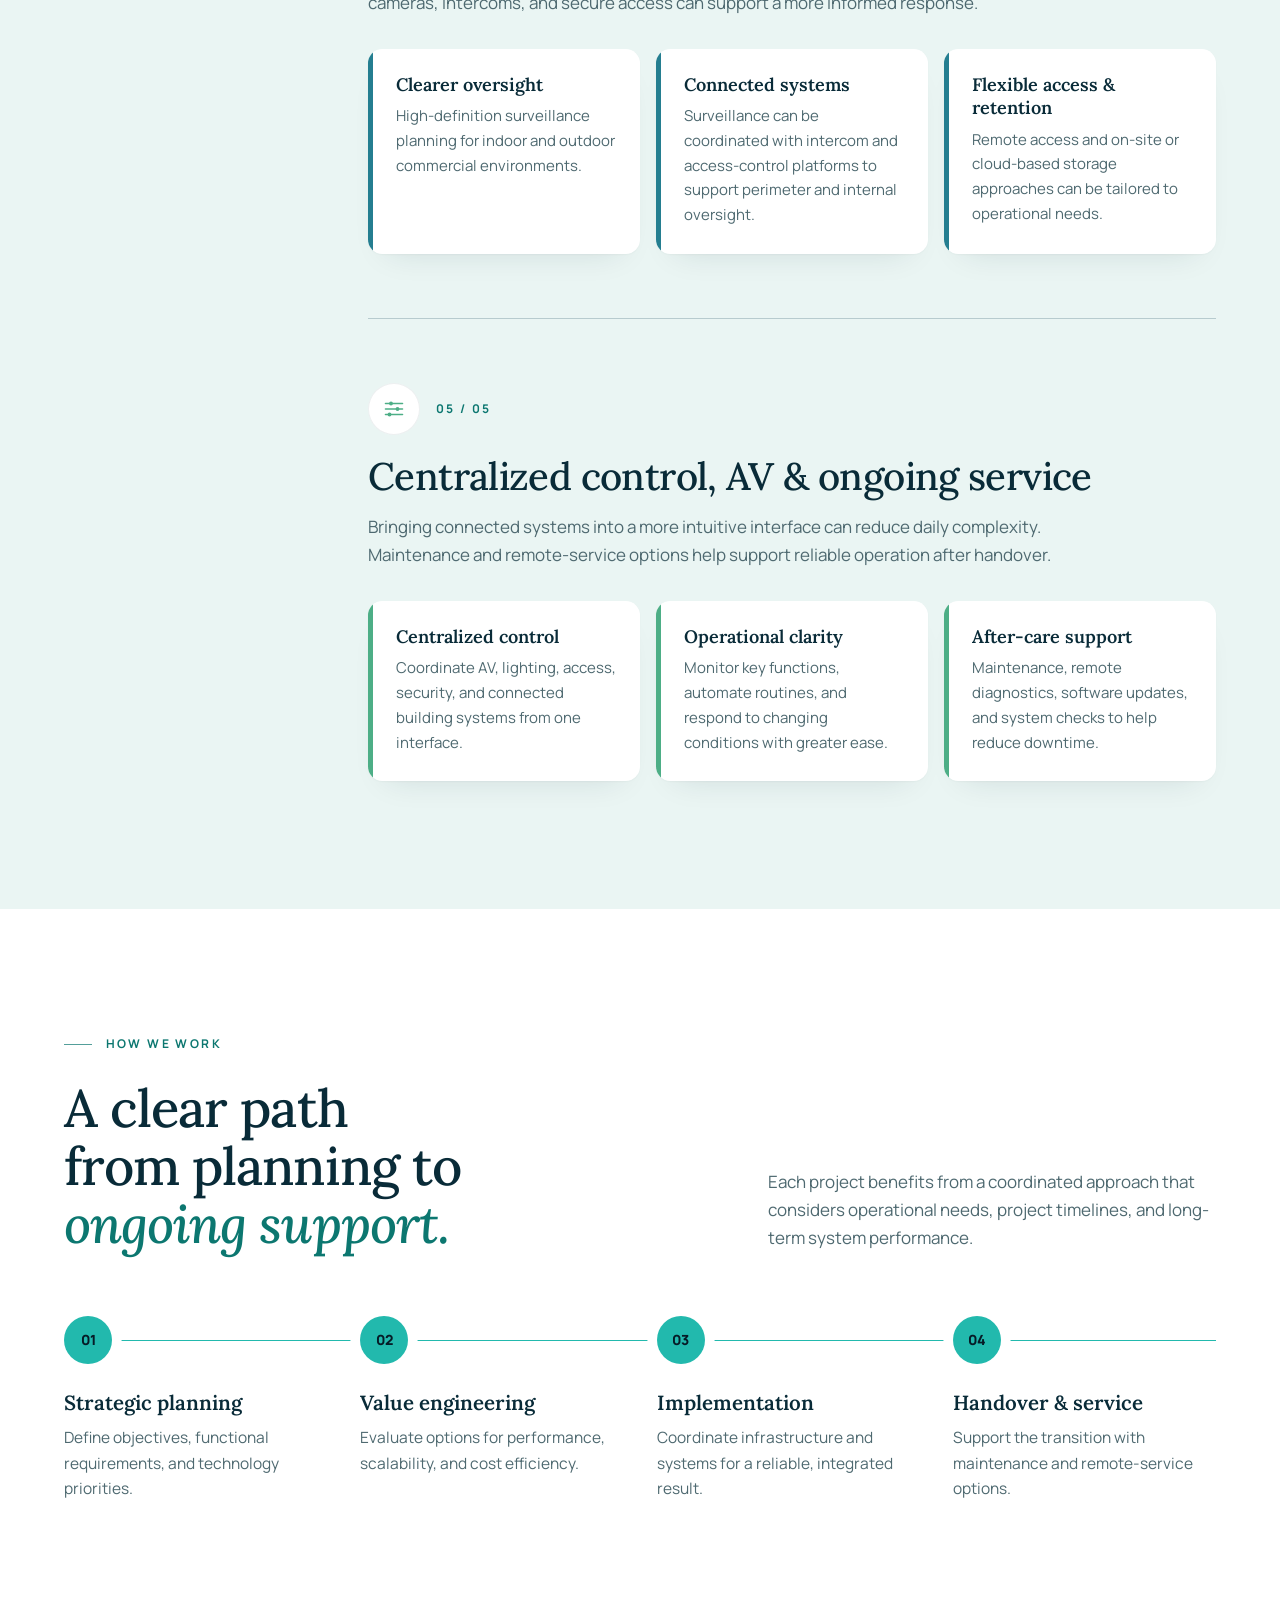
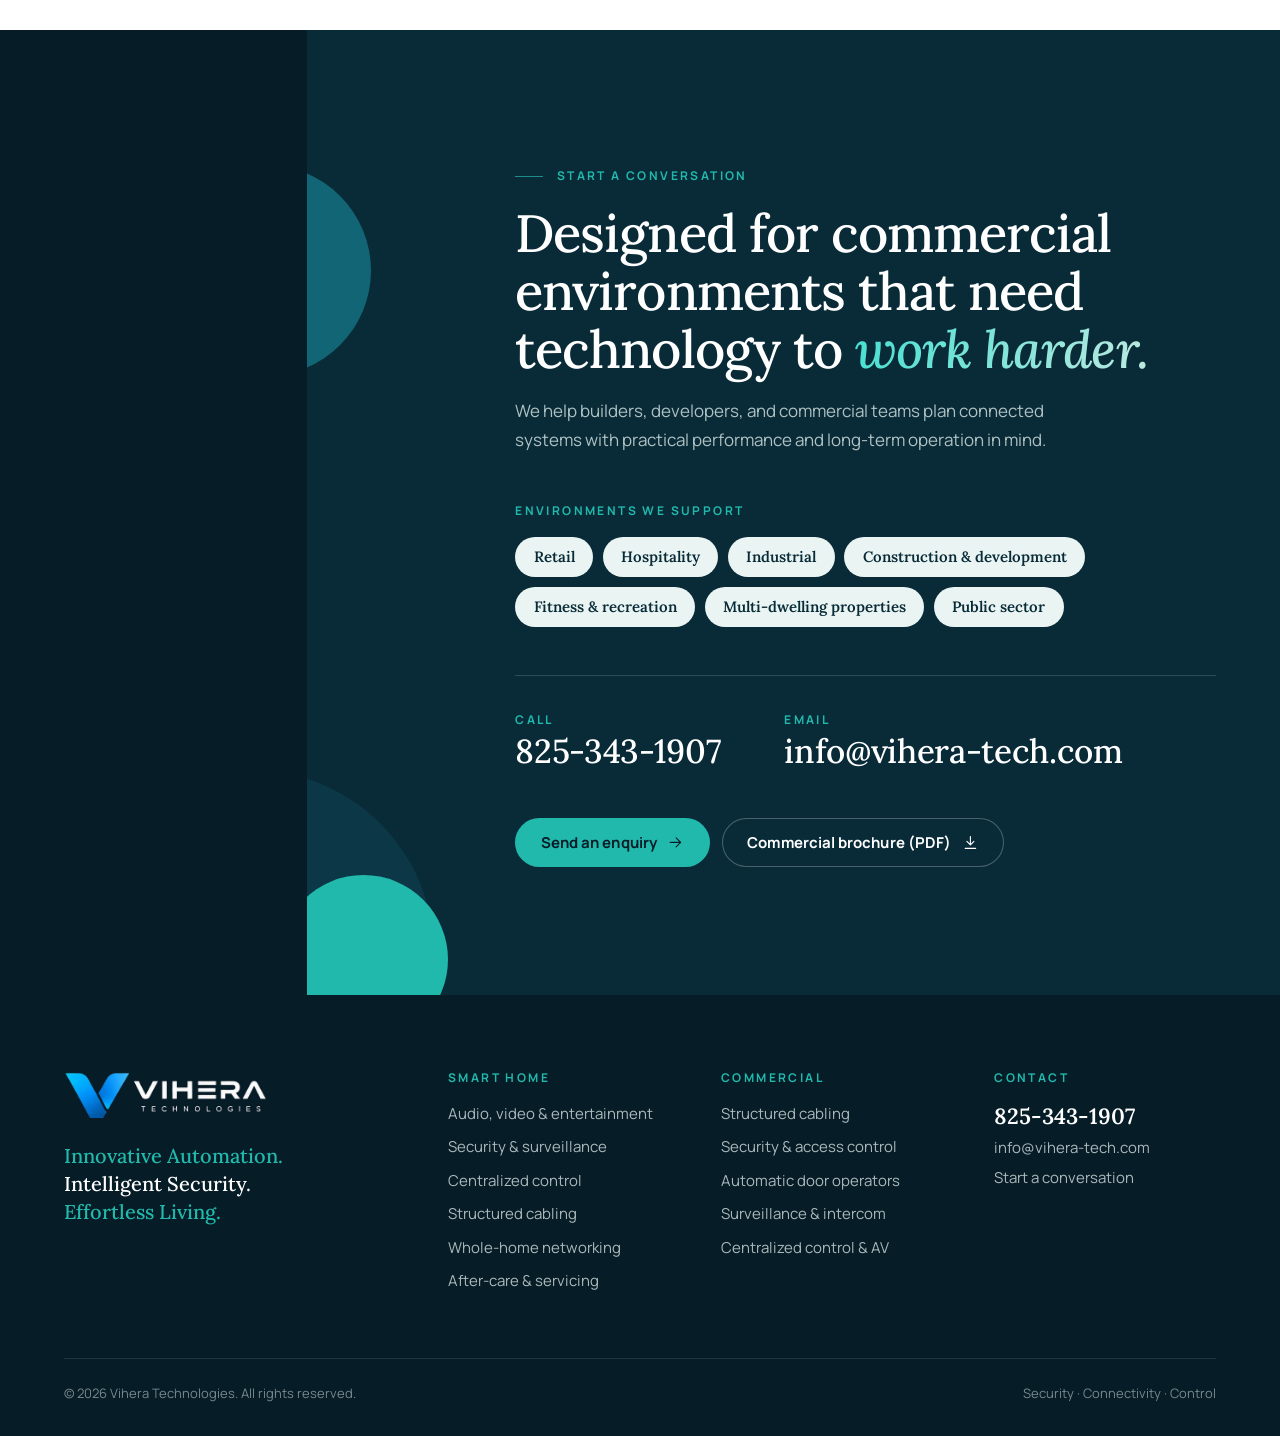
<file: commercial.html>
<!doctype html>
<html lang="en">
<head>
  <meta charset="utf-8">
  <meta name="viewport" content="width=device-width, initial-scale=1">
  <title>Commercial Solutions — Vihera Technologies</title>
  <meta name="description" content="Integrated technology systems for commercial environments: structured cabling, security and access control, automatic door operators, surveillance and intercom, centralized control and AV, with ongoing service.">
  <meta name="theme-color" content="#061c27">
  <link rel="icon" type="image/png" href="assets/img/favicon.png">
  <link rel="apple-touch-icon" href="assets/img/apple-touch-icon.png">
  <meta property="og:type" content="website">
  <meta property="og:site_name" content="Vihera Technologies">
  <meta property="og:title" content="Commercial Solutions — Vihera Technologies">
  <meta property="og:description" content="Integrated technology systems for smarter, safer, and better-connected commercial environments.">
  <meta property="og:image" content="assets/img/og-image.png">
  <link rel="preconnect" href="https://fonts.googleapis.com">
  <link rel="preconnect" href="https://fonts.gstatic.com" crossorigin>
  <link href="https://fonts.googleapis.com/css2?family=Lora:ital,wght@0,400..700;1,400..700&amp;family=Manrope:wght@300..800&amp;display=swap" rel="stylesheet">
  <link rel="stylesheet" href="assets/css/styles.css">
  <script>document.documentElement.classList.add('js')</script>
</head>
<body>
  <a class="skip" href="#main">Skip to content</a>

  <svg width="0" height="0" style="position:absolute" aria-hidden="true" focusable="false">
    <defs>
      <symbol id="i-arrow" viewBox="0 0 24 24"><path d="M4.5 12h15M13 5.5l6.5 6.5-6.5 6.5"/></symbol>
      <symbol id="i-phone" viewBox="0 0 24 24"><path d="M22 16.92v3a2 2 0 0 1-2.18 2 19.79 19.79 0 0 1-8.63-3.07 19.5 19.5 0 0 1-6-6 19.79 19.79 0 0 1-3.07-8.67A2 2 0 0 1 4.11 2h3a2 2 0 0 1 2 1.72c.13.96.36 1.9.7 2.81a2 2 0 0 1-.45 2.11L8.09 9.91a16 16 0 0 0 6 6l1.27-1.27a2 2 0 0 1 2.11-.45c.91.34 1.85.57 2.81.7A2 2 0 0 1 22 16.92z"/></symbol>
      <symbol id="i-download" viewBox="0 0 24 24"><path d="M12 3.5V15M7 10.5l5 5 5-5M4.5 20.5h15"/></symbol>
      <symbol id="i-nodes" viewBox="0 0 24 24"><circle cx="12" cy="5" r="2.3"/><circle cx="5" cy="18.5" r="2.3"/><circle cx="19" cy="18.5" r="2.3"/><path d="M10.9 7l-4.8 9.4M13.1 7l4.8 9.4M7.3 18.5h9.4"/></symbol>
      <symbol id="i-shield" viewBox="0 0 24 24"><path d="M12 2.8l7.5 2.7v5.6c0 4.7-3.1 8.4-7.5 10.1-4.4-1.7-7.5-5.4-7.5-10.1V5.5z"/><path d="M8.7 12l2.3 2.3 4.3-4.8"/></symbol>
      <symbol id="i-door" viewBox="0 0 24 24"><path d="M6.5 21V4.5a1 1 0 0 1 1-1h9a1 1 0 0 1 1 1V21M3.5 21h17"/><circle cx="14.3" cy="12.4" r="1.1" fill="currentColor" stroke="none"/></symbol>
      <symbol id="i-camera" viewBox="0 0 24 24"><rect x="2.5" y="6.5" width="13" height="11" rx="2.2"/><path d="M15.5 10.6l6-3v8.8l-6-3"/></symbol>
      <symbol id="i-sliders" viewBox="0 0 24 24"><path d="M3.5 6.5h17M3.5 12h17M3.5 17.5h17"/><circle cx="9" cy="6.5" r="1.9" fill="currentColor" stroke="none"/><circle cx="15.5" cy="12" r="1.9" fill="currentColor" stroke="none"/><circle cx="7.5" cy="17.5" r="1.9" fill="currentColor" stroke="none"/></symbol>
      <symbol id="i-care" viewBox="0 0 24 24"><path d="M20 12a8 8 0 1 1-2.5-5.8"/><path d="M20.2 3.8v4.9h-4.9"/></symbol>
      <symbol id="i-check" viewBox="0 0 24 24"><circle cx="12" cy="12" r="9"/><path d="M8 12.2l2.7 2.7 5.3-5.6"/></symbol>
      <symbol id="i-bell" viewBox="0 0 24 24"><path d="M6 16.5V11a6 6 0 0 1 12 0v5.5l1.5 2h-15zM10 21h4"/></symbol>
    </defs>
  </svg>

  <header class="site-header" data-header>
    <div class="container site-header__inner">
      <a class="brand" href="index.html" aria-label="Vihera Technologies — home">
        <img src="assets/img/logo.png" width="471" height="108" alt="Vihera Technologies">
      </a>
      <nav class="nav" aria-label="Primary">
        <ul class="nav__list">
          <li><a href="smart-home.html">Smart Home</a></li>
          <li><a href="commercial.html" aria-current="page">Commercial</a></li>
          <li><a href="index.html#approach">Approach</a></li>
          <li><a href="index.html#about">About</a></li>
        </ul>
      </nav>
      <div class="site-header__actions">
        <a class="header-phone" href="tel:+18253431907"><svg class="icon"><use href="#i-phone"/></svg>825-343-1907</a>
        <a class="btn btn--primary btn--sm" href="contact.html">Start a conversation</a>
        <button class="nav-toggle" type="button" aria-expanded="false" aria-controls="menu" aria-label="Open menu" data-menu-toggle><span></span><span></span></button>
      </div>
    </div>
  </header>

  <div class="menu" id="menu" data-menu>
    <nav class="menu__nav" aria-label="Mobile">
      <a href="smart-home.html" style="--i:0"><span>01</span>Smart Home</a>
      <a href="commercial.html" style="--i:1"><span>02</span>Commercial</a>
      <a href="index.html#approach" style="--i:2"><span>03</span>Approach</a>
      <a href="index.html#about" style="--i:3"><span>04</span>About</a>
      <a href="contact.html" style="--i:4"><span>05</span>Contact</a>
    </nav>
    <div class="menu__foot">
      <a href="tel:+18253431907">825-343-1907</a>
      <a href="mailto:info@vihera-tech.com">info@vihera-tech.com</a>
    </div>
  </div>

  <main id="main">

    <!-- Hero -->
    <section class="page-hero page-hero--commercial on-dark">
      <div class="container page-hero__grid">
        <div class="page-hero__copy">
          <p class="eyebrow" data-enter>Commercial Solutions</p>
          <h1 class="display display--md" data-enter style="--i:1">Technology that supports the way your building <em class="accent">operates.</em></h1>
          <p class="lead" data-enter style="--i:2">Integrated technology systems for smarter, safer, and better-connected commercial environments.</p>
          <ul class="triad" data-enter style="--i:3"><li>Security</li><li>Connectivity</li><li>Control</li></ul>
          <div class="page-hero__cta" data-enter style="--i:4">
            <a class="btn btn--primary" href="contact.html">Start a conversation <svg class="icon"><use href="#i-arrow"/></svg></a>
            <a class="btn btn--ghost btn--download" href="assets/brochures/vihera-commercial-solutions.pdf" download>Download brochure <svg class="icon"><use href="#i-download"/></svg></a>
          </div>
        </div>

        <div class="page-hero__visual" data-enter style="--i:2">
          <div class="orbs" aria-hidden="true"><i></i><i></i><i></i></div>

          <div class="panel ops" role="img" aria-label="Illustration of a building overview screen: four camera views, recent access activity, and system status.">
            <div class="panel__bar">
              <span class="panel__title">Building overview</span>
              <span class="panel__meta">All systems <b>operational</b></span>
            </div>

            <div class="ops__grid" aria-hidden="true">
              <div class="ops__cams">
                <div class="cam">
                  <svg viewBox="0 0 160 120">
                    <path class="ln2" d="M0 96h160M0 120l34-24M160 120l-34-24"/>
                    <path class="ln" d="M24 20h112"/>
                    <rect class="ln fc" x="34" y="26" width="92" height="70"/>
                    <path class="ln" d="M80 26v70M57 26v70M103 26v70"/>
                    <path class="tl" d="M74 58v10M86 58v10"/>
                  </svg>
                  <span class="cam__scan"></span>
                  <span class="cam__label">Main entrance <i>Live</i></span>
                </div>
                <div class="cam">
                  <svg viewBox="0 0 160 120">
                    <path class="ln2" d="M0 92h160M0 120l40-28M160 120l-40-28M40 0v92M120 0v92"/>
                    <rect class="ln fc" x="52" y="66" width="56" height="26" rx="2"/>
                    <path class="ln" d="M48 66h64M80 0v16M132 92V76M132 80q-8-6-6-14M132 80q8-8 5-16"/>
                    <rect class="ln fc" x="68" y="48" width="24" height="15" rx="1.5"/>
                    <path class="ln fc" d="M72 24a8 8 0 0 1 16 0z"/>
                  </svg>
                  <span class="cam__label">Lobby <i>Live</i></span>
                </div>
                <div class="cam">
                  <svg viewBox="0 0 160 120">
                    <path class="ln2" d="M0 98h160"/>
                    <rect class="ln fc" x="30" y="24" width="100" height="74"/>
                    <path class="ln2" d="M30 36h100M30 48h100M30 60h100M30 72h100M30 84h100"/>
                    <path class="ln" d="M16 98V82M144 98V82"/>
                    <path class="tl" d="M138 44v10"/>
                  </svg>
                  <span class="cam__label">Loading bay <i>Live</i></span>
                </div>
                <div class="cam">
                  <svg viewBox="0 0 160 120">
                    <path class="ln2" d="M0 100h160M22 120l18-52M80 120V68M138 120l-18-52"/>
                    <path class="ln fc" d="M42 98V86l7-16h34l9 16v12z"/>
                    <path class="ln" d="M50 86h36"/>
                    <circle class="ln fc" cx="54" cy="98" r="5"/><circle class="ln fc" cx="82" cy="98" r="5"/>
                  </svg>
                  <span class="cam__label">Parking <i>Live</i></span>
                </div>
              </div>

              <div class="ops__side">
                <div class="ops__card">
                  <h3>Recent activity</h3>
                  <ul class="ops__events">
                    <li><svg class="icon"><use href="#i-check"/></svg><div>Main entrance<span>Access granted</span></div><time>09:41</time></li>
                    <li><svg class="icon"><use href="#i-bell"/></svg><div>Loading bay<span>Intercom answered</span></div><time>09:38</time></li>
                    <li><svg class="icon"><use href="#i-door"/></svg><div>Accessible entry<span>Door operator cycle</span></div><time>09:32</time></li>
                    <li><svg class="icon"><use href="#i-check"/></svg><div>Comms room<span>Access granted</span></div><time>09:27</time></li>
                  </ul>
                </div>
              </div>
            </div>

            <dl class="ops__status" aria-hidden="true">
              <div><dt>Access control</dt><dd>Secured</dd></div>
              <div><dt>Door operators</dt><dd>Ready</dd></div>
              <div><dt>Network</dt><dd>Online</dd></div>
            </dl>
            <p class="panel__note">Illustrative view — security, access, and connected building systems in one interface.</p>
          </div>
        </div>
      </div>
    </section>

    <!-- Intro + core solutions -->
    <section class="section section--white">
      <div class="container">
        <div class="statement">
          <p class="eyebrow" data-reveal>Commercial systems, thoughtfully coordinated</p>
          <h2 class="statement__text" data-reveal style="--i:1">Commercial technology solutions that bring connectivity, security, access, and control together in <em class="accent">one coordinated plan.</em></h2>
          <div class="statement__aside" data-reveal style="--i:2">
            <p>Each project benefits from a coordinated approach that considers <strong>operational needs, project timelines, and long-term system performance.</strong></p>
          </div>
        </div>

        <ul class="cores">
          <li class="cores__label" data-reveal>Core solutions</li>
          <li class="core" data-reveal style="--i:0">
            <svg class="icon"><use href="#i-nodes"/></svg>
            <h3>Structured Cabling</h3>
            <p>Robust infrastructure built to support dependable performance and future growth.</p>
          </li>
          <li class="core" data-reveal style="--i:1">
            <svg class="icon"><use href="#i-shield"/></svg>
            <h3>Security &amp; Access</h3>
            <p>Integrated access control, alarm, and surveillance planning for clearer oversight.</p>
          </li>
          <li class="core" data-reveal style="--i:2">
            <svg class="icon"><use href="#i-sliders"/></svg>
            <h3>Automation &amp; Control</h3>
            <p>Centralized interfaces that make connected building systems easier to manage.</p>
          </li>
          <li class="core" data-reveal style="--i:3">
            <svg class="icon"><use href="#i-care"/></svg>
            <h3>Support &amp; Servicing</h3>
            <p>Maintenance and remote-service options that help keep systems running reliably.</p>
          </li>
        </ul>
      </div>
    </section>

    <!-- Explorer -->
    <section class="section section--ink on-dark" id="systems">
      <div class="container">
        <div class="section-head">
          <p class="eyebrow" data-reveal>Services at a glance</p>
          <h2 class="h2" data-reveal style="--i:1">Five services, <em class="accent">one connected building.</em></h2>
          <p class="lead" data-reveal style="--i:2">Systems are most effective when they work as one coordinated strategy rather than as disconnected tools.</p>
        </div>

        <div class="explorer" data-explorer data-reveal>
          <div>
            <div class="explorer__list">
              <button type="button" class="explorer__tab" data-sys="cab" aria-pressed="true">
                <span class="explorer__num">01</span>
                <span class="explorer__name">Enterprise-Grade Structured Cabling</span>
                <span class="explorer__more"><span><span>A robust, future-ready cabling foundation that supports dependable connectivity across the building.</span></span></span>
              </button>
              <button type="button" class="explorer__tab" data-sys="sec" aria-pressed="false">
                <span class="explorer__num">02</span>
                <span class="explorer__name">Security, Alarm &amp; Access Control</span>
                <span class="explorer__more"><span><span>Integrated solutions that protect assets, regulate movement, and give teams clearer operational visibility.</span></span></span>
              </button>
              <button type="button" class="explorer__tab" data-sys="door" aria-pressed="false">
                <span class="explorer__num">03</span>
                <span class="explorer__name">Accessible Entry &amp; Automatic Door Operators</span>
                <span class="explorer__more"><span><span>Operator systems that improve accessibility, strengthen building flow, and integrate with access control.</span></span></span>
              </button>
              <button type="button" class="explorer__tab" data-sys="cam" aria-pressed="false">
                <span class="explorer__num">04</span>
                <span class="explorer__name">Surveillance, Intercom &amp; Live Monitoring</span>
                <span class="explorer__more"><span><span>Integrated cameras, intercoms, and secure access that support a more informed response.</span></span></span>
              </button>
              <button type="button" class="explorer__tab" data-sys="ctl" aria-pressed="false">
                <span class="explorer__num">05</span>
                <span class="explorer__name">Centralized Control, AV &amp; Ongoing Service</span>
                <span class="explorer__more"><span><span>AV, lighting, access, and security from one interface, with maintenance and remote service after handover.</span></span></span>
              </button>
            </div>
            <p class="explorer__foot"><a class="text-link" href="#services">See each service in detail <svg class="icon"><use href="#i-arrow"/></svg></a></p>
          </div>

          <div class="explorer__stage">
            <svg class="cut" viewBox="0 26 960 480" role="img" aria-labelledby="cut-title">
              <title id="cut-title">Cutaway drawing of a commercial building showing where each of the five services lives.</title>
              <defs>
                <linearGradient id="cCone" x1="0" y1="0" x2="0" y2="1"><stop offset="0" stop-color="#46e0d1" stop-opacity=".34"/><stop offset="1" stop-color="#46e0d1" stop-opacity="0"/></linearGradient>
                <linearGradient id="cScreen" x1="0" y1="0" x2="1" y2="1"><stop offset="0" stop-color="#0a9cff" stop-opacity=".6"/><stop offset="1" stop-color="#22b9ad" stop-opacity=".55"/></linearGradient>
                <radialGradient id="cWarm"><stop offset="0" stop-color="#ffe2b0" stop-opacity=".5"/><stop offset="1" stop-color="#ffe2b0" stop-opacity="0"/></radialGradient>
              </defs>

              <!-- the building itself -->
              <path class="room-fill" d="M170 130H710V270H890V470H170z"/>
              <path class="w" d="M0 470H170M890 470H960"/>
              <g class="b">
                <path d="M30 482l-8 9M70 482l-8 9M110 482l-8 9M150 482l-8 9M918 482l-8 9M946 482l-8 9"/>
                <!-- forecourt -->
                <path d="M48 450v20"/>
                <circle class="fc" cx="48" cy="420" r="30"/>
                <circle class="fc" cx="86" cy="456" r="13"/>
                <rect class="fc" x="118" y="356" width="52" height="6"/>
                <!-- roof plant -->
                <rect class="fc" x="220" y="98" width="60" height="22"/>
                <path d="M228 105h44M228 112h44M660 120V76M652 88h16M654 98h12"/>
                <rect class="fc" x="298" y="106" width="34" height="14"/>
                <!-- lobby -->
                <rect x="302" y="432" width="72" height="38"/>
                <path d="M296 432h84M194 470v-18M194 456q-8-8-6-18M194 456q8-10 5-20"/>
                <!-- retail -->
                <rect x="410" y="436" width="60" height="34"/>
                <rect x="494" y="392" width="56" height="78"/>
                <path d="M404 436h72M494 412h56M494 432h56M494 452h56"/>
                <!-- level 2: open office, meeting room -->
                <path d="M200 312h60M204 312v30M256 312v30M230 306v6M290 312h60M294 312v30M346 312v30M320 306v6M380 312h60M384 312v30M436 312v30M410 306v6M496 320h96M504 320v22M584 320v22"/>
                <rect x="217" y="290" width="26" height="16" rx="1.5"/>
                <rect x="307" y="290" width="26" height="16" rx="1.5"/>
                <rect x="397" y="290" width="26" height="16" rx="1.5"/>
                <!-- level 3: office, boardroom -->
                <path d="M200 202h60M204 202v30M256 202v30M230 196v6M300 202h60M304 202v30M356 202v30M330 196v6M456 210h128M466 210v22M574 210v22M378 232v-9h40v9M378 223v-17h8v11h32v6"/>
                <rect x="217" y="180" width="26" height="16" rx="1.5"/>
                <rect x="317" y="180" width="26" height="16" rx="1.5"/>
                <!-- warehouse racking -->
                <path d="M740 470V330M830 470V330M740 330h90M740 376h90M740 422h90"/>
                <rect x="748" y="356" width="22" height="20"/>
                <rect x="776" y="350" width="26" height="26"/>
                <rect x="750" y="396" width="30" height="26"/>
                <rect x="796" y="402" width="24" height="20"/>
                <rect x="752" y="444" width="26" height="26"/>
                <rect x="790" y="440" width="30" height="30"/>
                <rect class="fc" x="890" y="452" width="12" height="18"/>
              </g>
              <path class="glass" d="M168 150v64M172 150v64M168 260v64M172 260v64"/>
              <path class="w" d="M170 130v20M170 214v18M170 240v20M170 324v18M170 350v22M710 130v102M710 240v20M710 270v72M710 350v50M890 270v90M390 350v42M570 350v50M470 240v50M620 240v102M430 130v50M610 130v102"/>
              <path class="door" d="M890 360v110"/>
              <rect class="slab" x="162" y="120" width="556" height="10"/>
              <rect class="slab" x="170" y="232" width="540" height="8"/>
              <rect class="slab" x="170" y="342" width="540" height="8"/>
              <rect class="slab" x="710" y="260" width="188" height="10"/>
              <rect class="slab" x="162" y="470" width="736" height="8"/>

              <!-- 01 structured cabling -->
              <g data-sys="cab">
                <rect class="fc" x="598" y="384" width="40" height="86" rx="2"/>
                <rect class="fc" x="646" y="384" width="40" height="86" rx="2"/>
                <path d="M603 396h30M603 408h30M603 420h30M603 432h30M603 444h30M651 396h30M651 408h30M651 420h30M651 432h30"/>
                <path d="M607 402h.01M613 402h.01M619 402h.01M625 402h.01M655 402h.01M661 402h.01M667 402h.01M673 402h.01M607 426h.01M613 426h.01M619 426h.01M655 426h.01M661 426h.01M667 426h.01" stroke-width="2.4"/>
                <rect class="fc" x="644" y="160" width="40" height="72" rx="2"/>
                <path d="M649 172h30M649 184h30M649 196h30M649 208h30"/>
                <path d="M653 178h.01M659 178h.01M665 178h.01M671 178h.01" stroke-width="2.4"/>
                <path class="run" d="M666 384v-38M700 346V125H182M700 236H182M700 346H182M700 265h180M196 478v6h-82v-14"/>
                <path class="run" d="M664 130v30M545 240v22M520 130v20M800 270v18M320 350v6M275 240v6M300 130v6"/>
              </g>

              <!-- 02 security, alarm & access control -->
              <g data-sys="sec">
                <rect class="k" x="176" y="408" width="5" height="11" rx="1"/>
                <rect class="k" x="574" y="414" width="5" height="11" rx="1"/>
                <rect class="k" x="714" y="414" width="5" height="11" rx="1"/>
                <rect class="k" x="614" y="188" width="5" height="11" rx="1"/>
                <rect class="k" x="474" y="298" width="5" height="11" rx="1"/>
                <rect class="k" x="880" y="414" width="5" height="11" rx="1"/>
                <path d="M564 400h12M704 400h12" stroke-width="2.4"/>
                <rect class="fc" x="188" y="398" width="14" height="18" rx="2"/><path d="M192 404h6M192 408h6M192 412h4"/>
                <path class="k" d="M560 350h10v10zM460 240h10v10zM880 270h10v10z"/>
                <path class="g" d="M563 358l-93 84M567 361l-37 100M463 248l-93 72M467 251l-37 88M883 278l-93 122M887 281l-37 160" stroke-dasharray="2 6"/>
                <rect class="fc" x="154" y="140" width="10" height="16" rx="2"/>
                <path class="g wave" d="M148 142a10 10 0 0 0 0 12"/>
                <path class="g wave" d="M142 138a17 17 0 0 0 0 20"/>
                <circle class="k" cx="175" cy="377" r="1.9"/><circle class="k" cx="885" cy="365" r="1.9"/><circle class="k" cx="175" cy="154" r="1.9"/><circle class="k" cx="175" cy="264" r="1.9"/>
              </g>

              <!-- 03 accessible entry & automatic door operators -->
              <g data-sys="door">
                <path class="g cone" d="M171 372l-38 98h76z"/>
                <path class="g cone" d="M250 381l-32 89h64z"/>
                <rect class="fc" x="160" y="364" width="22" height="8" rx="2"/>
                <path d="M170 372v98" stroke-width="2.6"/>
                <path d="M142 470v-34"/>
                <circle class="fc" cx="142" cy="429" r="7"/><circle class="k" cx="142" cy="429" r="2.2"/>
                <path class="g wave" d="M153 423a9 9 0 0 1 0 12"/>
                <path class="g wave" d="M158 419a15 15 0 0 1 0 20"/>
                <rect class="fc" x="208" y="372" width="84" height="9" rx="2"/>
                <circle class="k" cx="250" cy="376.5" r="1.7"/>
                <rect x="214" y="381" width="36" height="89"/><rect x="250" y="381" width="36" height="89"/>
                <path class="g" d="M242 426h-16M231 421l-5 5 5 5M258 426h16M269 421l5 5-5 5"/>
                <rect class="fc" x="634" y="258" width="48" height="8" rx="2"/>
                <rect x="640" y="266" width="36" height="76"/>
                <circle class="fc" cx="630" cy="308" r="5"/><circle class="k" cx="630" cy="308" r="1.7"/>
                <circle class="fc" cx="688" cy="308" r="5"/><circle class="k" cx="688" cy="308" r="1.7"/>
                <circle cx="657" cy="286" r="2.6"/>
                <path d="M657 291v8h7l3 7M653 297a8 8 0 1 0 11 10"/>
              </g>

              <!-- 04 surveillance, intercom & live monitoring -->
              <g data-sys="cam">
                <path class="g cone" d="M150 345L48 470h106z"/>
                <path class="g cone" d="M320 356l-62 114h124z"/>
                <path class="g cone" d="M480 356l-56 114h112z"/>
                <path class="g cone" d="M275 246l-56 96h112z"/>
                <path class="g cone" d="M760 276l-34 194h112z"/>
                <path class="g cone" d="M906 280l-22 190h72z"/>
                <path d="M170 341h-9M890 276h8"/>
                <rect class="k" x="146" y="338" width="15" height="7" rx="2"/>
                <rect class="k" x="898" y="273" width="15" height="7" rx="2"/>
                <path class="fc" d="M313 350a7 5 0 0 0 14 0M473 350a7 5 0 0 0 14 0M268 240a7 5 0 0 0 14 0M753 270a7 5 0 0 0 14 0M293 130a7 5 0 0 0 14 0"/>
                <rect class="fc" x="110" y="424" width="9" height="46" rx="2"/>
                <rect class="k" x="112" y="428" width="5" height="7" rx="1"/>
                <path d="M114.5 440h.01" stroke-width="2.2"/>
                <path class="g wave" d="M104 430a8 8 0 0 0 0 12"/>
                <path class="g wave" d="M99 426a14 14 0 0 0 0 20"/>
                <rect class="fc" x="894" y="404" width="8" height="14" rx="2"/>
                <rect class="fc" x="308" y="412" width="26" height="18" rx="2"/>
                <rect class="fc" x="340" y="412" width="26" height="18" rx="2"/>
                <rect class="g screen" x="310" y="414" width="22" height="14"/>
                <rect class="g screen" x="342" y="414" width="22" height="14"/>
                <path d="M321 430v2M353 430v2"/>
                <rect x="651" y="448" width="30" height="8" rx="1"/>
              </g>

              <!-- 05 centralized control, AV & ongoing service -->
              <g data-sys="ctl">
                <ellipse class="g warm" cx="235" cy="262" rx="42" ry="24"/>
                <ellipse class="g warm" cx="325" cy="262" rx="42" ry="24"/>
                <ellipse class="g warm" cx="415" cy="262" rx="42" ry="24"/>
                <ellipse class="g warm" cx="235" cy="152" rx="42" ry="24"/>
                <ellipse class="g warm" cx="345" cy="152" rx="42" ry="24"/>
                <circle class="g warm" cx="800" cy="304" r="34"/>
                <path d="M210 246h50M300 246h50M390 246h50M210 136h50M320 136h50M800 270v18"/>
                <path class="fc" d="M790 298a10 10 0 0 1 20 0z"/>
                <rect class="g screen" x="514" y="264" width="62" height="34"/>
                <rect x="512" y="262" width="66" height="38" rx="2"/>
                <rect class="fc" x="592" y="286" width="10" height="14" rx="2"/>
                <rect class="g screen" x="480" y="152" width="80" height="40"/>
                <rect x="478" y="150" width="84" height="44" rx="2"/>
                <rect class="fc" x="574" y="176" width="10" height="14" rx="2"/>
                <ellipse class="fc" cx="446" cy="132" rx="9" ry="2.5"/>
                <ellipse class="fc" cx="430" cy="352" rx="9" ry="2.5"/>
                <ellipse class="fc" cx="530" cy="352" rx="9" ry="2.5"/>
                <path class="g wave" d="M438 139a10 10 0 0 0 16 0M422 359a10 10 0 0 0 16 0M522 359a10 10 0 0 0 16 0"/>
                <path class="g wave" d="M432 145a18 18 0 0 0 28 0M416 365a18 18 0 0 0 28 0M516 365a18 18 0 0 0 28 0"/>
                <path class="fc" d="M792 92a14 14 0 0 1 4-27 21 21 0 0 1 40-4 16 16 0 0 1 8 31z"/>
                <path d="M809 78l6 6 11-12"/>
                <path class="run" d="M792 78H668"/>
                <circle class="k" cx="660" cy="76" r="2.4"/>
                <path class="g wave" d="M651 70a11 11 0 0 0 0 12M669 70a11 11 0 0 1 0 12"/>
              </g>
            </svg>
          </div>
        </div>
      </div>
    </section>

    <!-- Services in detail -->
    <section class="section section--mint" id="services">
      <div class="container">
        <div class="section-head">
          <p class="eyebrow" data-reveal>Services</p>
          <h2 class="h2" data-reveal style="--i:1">Every system, considered in detail.</h2>
          <p class="lead" data-reveal style="--i:2">Scalable approaches suited to commercial, industrial, and multi-site applications.</p>
        </div>

        <div class="services">
          <nav class="services__nav" aria-label="Services" data-spy>
            <p>On this page</p>
            <ol>
              <li><a href="#cabling"><span>01</span>Structured cabling</a></li>
              <li><a href="#security"><span>02</span>Security, alarm &amp; access control</a></li>
              <li><a href="#door-operators"><span>03</span>Automatic door operators</a></li>
              <li><a href="#surveillance"><span>04</span>Surveillance, intercom &amp; monitoring</a></li>
              <li><a href="#control"><span>05</span>Centralized control, AV &amp; service</a></li>
            </ol>
          </nav>

          <div class="services__list">
            <article class="service" id="cabling" style="--accent:var(--sys-1)" data-reveal>
              <div class="service__head"><span class="service__icon"><svg class="icon"><use href="#i-nodes"/></svg></span><p class="service__num">01 / 05</p></div>
              <h3 class="service__title">Enterprise-grade structured cabling</h3>
              <p class="service__intro">A high-performing commercial space needs a robust, future-ready cabling foundation. Our structured cabling approach supports dependable connectivity across the building.</p>
              <ul class="features">
                <li class="feature"><h4>Commercial-grade infrastructure</h4><p>Cabling planned for durability, high-speed data transmission, and consistent performance throughout your commercial space.</p></li>
                <li class="feature"><h4>A foundation for connected systems</h4><p>Infrastructure that can support security, surveillance, intercom, access control, AV, and centralized control.</p></li>
                <li class="feature"><h4>Built with growth in mind</h4><p>Scalable planning that helps accommodate evolving technology and higher bandwidth needs.</p></li>
              </ul>
            </article>

            <article class="service" id="security" style="--accent:var(--sys-2)" data-reveal>
              <div class="service__head"><span class="service__icon"><svg class="icon"><use href="#i-shield"/></svg></span><p class="service__num">02 / 05</p></div>
              <h3 class="service__title">Security, alarm &amp; access control</h3>
              <p class="service__intro">Security is most effective when the systems work as one coordinated strategy. Integrated solutions can protect assets, regulate movement, and give teams clearer operational visibility.</p>
              <ul class="features">
                <li class="feature"><h4>Integrated system planning</h4><p>Access control, alarm, and security systems considered together rather than as disconnected tools.</p></li>
                <li class="feature"><h4>Simplified management</h4><p>A cohesive system can help provide visibility, accountability, and streamlined daily operation.</p></li>
                <li class="feature"><h4>Flexible for commercial environments</h4><p>Scalable approaches suited to commercial, industrial, and multi-site applications.</p></li>
              </ul>
            </article>

            <article class="service" id="door-operators" style="--accent:var(--sys-3)" data-reveal>
              <div class="service__head"><span class="service__icon"><svg class="icon"><use href="#i-door"/></svg></span><p class="service__num">03 / 05</p></div>
              <h3 class="service__title">Accessible entry &amp; automatic door operators</h3>
              <p class="service__intro">Automatic door operator systems can improve accessibility, strengthen building flow, and integrate with broader access-control strategies.</p>
              <ul class="features">
                <li class="feature"><h4>Entry &amp; common-area operators</h4><p>Solutions for main entrances, common areas, and other high-traffic access points.</p></li>
                <li class="feature"><h4>Accessible washroom operators</h4><p>Operator systems that support accessible, code-conscious building access.</p></li>
                <li class="feature"><h4>Activation &amp; integration</h4><p>Touchless, push-plate, wireless, card-access, and intercom integration options.</p></li>
              </ul>
            </article>

            <article class="service" id="surveillance" style="--accent:var(--sys-4)" data-reveal>
              <div class="service__head"><span class="service__icon"><svg class="icon"><use href="#i-camera"/></svg></span><p class="service__num">04 / 05</p></div>
              <h3 class="service__title">Surveillance, intercom &amp; live monitoring</h3>
              <p class="service__intro">Modern surveillance is about actionable visibility, not simply recording footage. Integrated cameras, intercoms, and secure access can support a more informed response.</p>
              <ul class="features">
                <li class="feature"><h4>Clearer oversight</h4><p>High-definition surveillance planning for indoor and outdoor commercial environments.</p></li>
                <li class="feature"><h4>Connected systems</h4><p>Surveillance can be coordinated with intercom and access-control platforms to support perimeter and internal oversight.</p></li>
                <li class="feature"><h4>Flexible access &amp; retention</h4><p>Remote access and on-site or cloud-based storage approaches can be tailored to operational needs.</p></li>
              </ul>
            </article>

            <article class="service" id="control" style="--accent:var(--sys-5)" data-reveal>
              <div class="service__head"><span class="service__icon"><svg class="icon"><use href="#i-sliders"/></svg></span><p class="service__num">05 / 05</p></div>
              <h3 class="service__title">Centralized control, AV &amp; ongoing service</h3>
              <p class="service__intro">Bringing connected systems into a more intuitive interface can reduce daily complexity. Maintenance and remote-service options help support reliable operation after handover.</p>
              <ul class="features">
                <li class="feature"><h4>Centralized control</h4><p>Coordinate AV, lighting, access, security, and connected building systems from one interface.</p></li>
                <li class="feature"><h4>Operational clarity</h4><p>Monitor key functions, automate routines, and respond to changing conditions with greater ease.</p></li>
                <li class="feature"><h4>After-care support</h4><p>Maintenance, remote diagnostics, software updates, and system checks to help reduce downtime.</p></li>
              </ul>
            </article>
          </div>
        </div>
      </div>
    </section>

    <!-- How we work -->
    <section class="section section--white" id="approach">
      <div class="container">
        <div class="section-head">
          <p class="eyebrow" data-reveal>How we work</p>
          <h2 class="h2" data-reveal style="--i:1">A clear path from planning to <em class="accent">ongoing support.</em></h2>
          <p class="lead" data-reveal style="--i:2">Each project benefits from a coordinated approach that considers operational needs, project timelines, and long-term system performance.</p>
        </div>
        <ol class="steps steps--light" data-reveal-line>
          <li class="step" data-reveal style="--i:0"><span class="step__num">01</span><h3 class="step__title">Strategic planning</h3><p class="step__text">Define objectives, functional requirements, and technology priorities.</p></li>
          <li class="step" data-reveal style="--i:1"><span class="step__num">02</span><h3 class="step__title">Value engineering</h3><p class="step__text">Evaluate options for performance, scalability, and cost efficiency.</p></li>
          <li class="step" data-reveal style="--i:2"><span class="step__num">03</span><h3 class="step__title">Implementation</h3><p class="step__text">Coordinate infrastructure and systems for a reliable, integrated result.</p></li>
          <li class="step" data-reveal style="--i:3"><span class="step__num">04</span><h3 class="step__title">Handover &amp; service</h3><p class="step__text">Support the transition with maintenance and remote-service options.</p></li>
        </ol>
      </div>
    </section>

    <!-- Call to action -->
    <section class="cta on-dark">
      <div class="cta__orbs" aria-hidden="true"><i></i><i></i><i></i></div>
      <div class="cta__band" aria-hidden="true"></div>
      <div class="cta__inner">
        <p class="eyebrow" data-reveal>Start a conversation</p>
        <h2 class="h2 cta__title" data-reveal style="--i:1">Designed for commercial environments that need technology to <em class="accent">work harder.</em></h2>
        <p class="lead cta__text" data-reveal style="--i:2">We help builders, developers, and commercial teams plan connected systems with practical performance and long-term operation in mind.</p>
        <p class="cta__sub" data-reveal style="--i:3">Environments we support</p>
        <ul class="chips chips--dark" data-reveal style="--i:3">
          <li class="chip">Retail</li>
          <li class="chip">Hospitality</li>
          <li class="chip">Industrial</li>
          <li class="chip">Construction &amp; development</li>
          <li class="chip">Fitness &amp; recreation</li>
          <li class="chip">Multi-dwelling properties</li>
          <li class="chip">Public sector</li>
        </ul>
        <div class="cta__links" data-reveal style="--i:4">
          <a class="cta__link" href="tel:+18253431907"><span>Call</span><span>825-343-1907</span></a>
          <a class="cta__link" href="mailto:info@vihera-tech.com"><span>Email</span><span>info@vihera-tech.com</span></a>
        </div>
        <div class="cta__actions" data-reveal style="--i:5">
          <a class="btn btn--primary" href="contact.html">Send an enquiry <svg class="icon"><use href="#i-arrow"/></svg></a>
          <a class="btn btn--ghost btn--download" href="assets/brochures/vihera-commercial-solutions.pdf" download>Commercial brochure (PDF) <svg class="icon"><use href="#i-download"/></svg></a>
        </div>
      </div>
    </section>
  </main>

  <footer class="site-footer">
    <div class="container">
      <div class="site-footer__top">
        <div class="site-footer__brand">
          <img src="assets/img/logo.png" width="471" height="108" alt="Vihera Technologies" loading="lazy">
          <p class="site-footer__slogan"><span>Innovative Automation.</span><span>Intelligent Security.</span><span>Effortless Living.</span></p>
        </div>
        <nav aria-label="Smart Home">
          <h2>Smart Home</h2>
          <ul>
            <li><a href="smart-home.html#audio-video">Audio, video &amp; entertainment</a></li>
            <li><a href="smart-home.html#security">Security &amp; surveillance</a></li>
            <li><a href="smart-home.html#control">Centralized control</a></li>
            <li><a href="smart-home.html#cabling">Structured cabling</a></li>
            <li><a href="smart-home.html#networking">Whole-home networking</a></li>
            <li><a href="smart-home.html#after-care">After-care &amp; servicing</a></li>
          </ul>
        </nav>
        <nav aria-label="Commercial">
          <h2>Commercial</h2>
          <ul>
            <li><a href="commercial.html#cabling">Structured cabling</a></li>
            <li><a href="commercial.html#security">Security &amp; access control</a></li>
            <li><a href="commercial.html#door-operators">Automatic door operators</a></li>
            <li><a href="commercial.html#surveillance">Surveillance &amp; intercom</a></li>
            <li><a href="commercial.html#control">Centralized control &amp; AV</a></li>
          </ul>
        </nav>
        <div class="site-footer__contact">
          <h2>Contact</h2>
          <a href="tel:+18253431907">825-343-1907</a>
          <a href="mailto:info@vihera-tech.com">info@vihera-tech.com</a>
          <a href="contact.html">Start a conversation</a>
        </div>
      </div>
      <div class="site-footer__bottom">
        <p>&copy; <span data-year>2026</span> Vihera Technologies. All rights reserved.</p>
        <p>Security &middot; Connectivity &middot; Control</p>
      </div>
    </div>
  </footer>

  <script src="assets/js/main.js" defer></script>
</body>
</html>
</file>
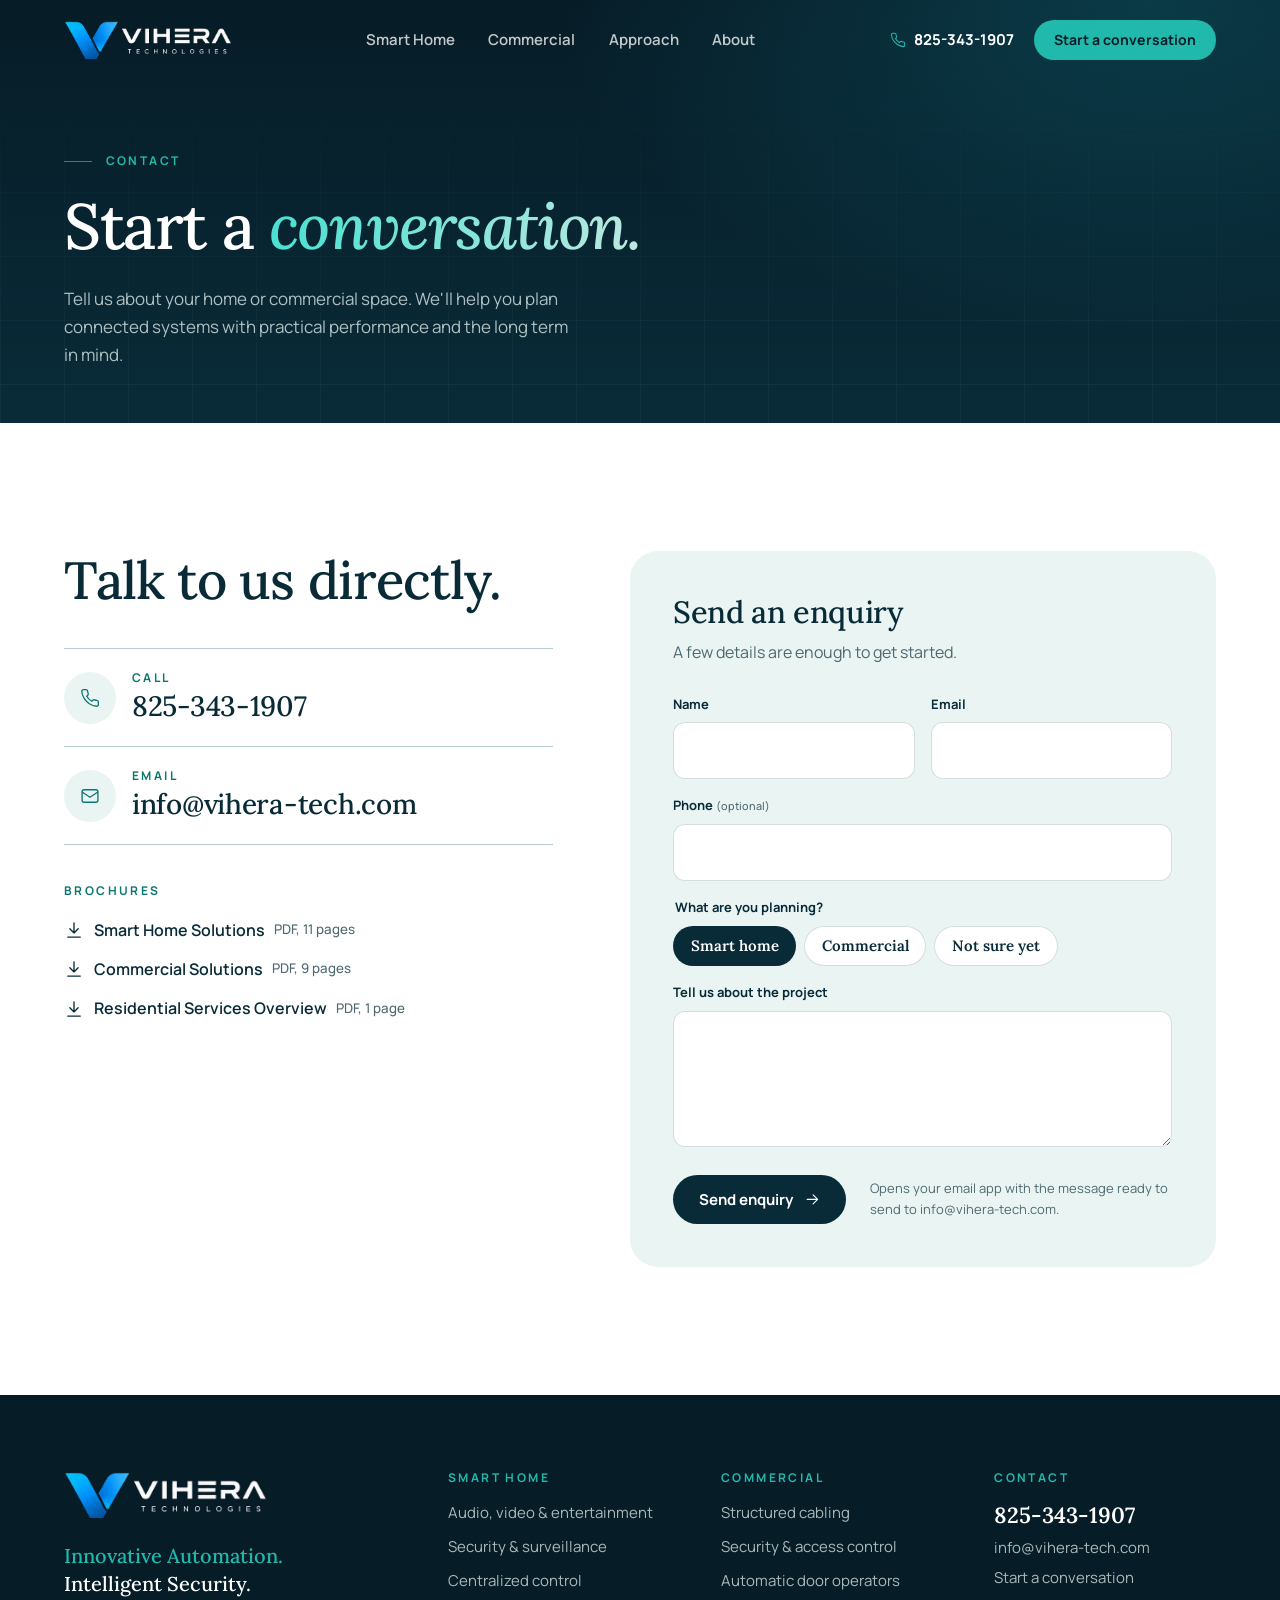
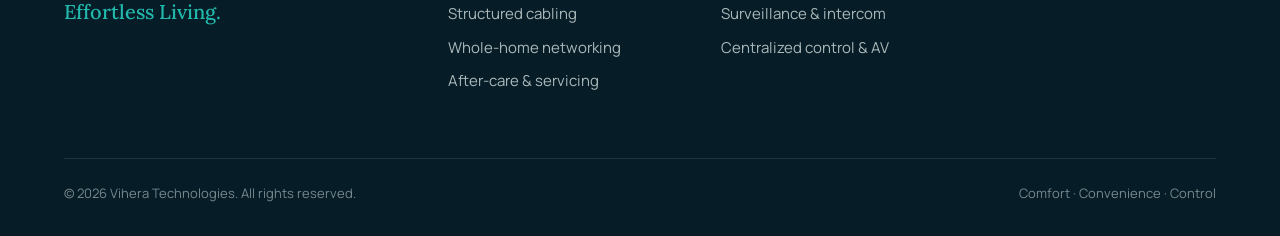
<file: contact.html>
<!doctype html>
<html lang="en">
<head>
  <meta charset="utf-8">
  <meta name="viewport" content="width=device-width, initial-scale=1">
  <title>Start a Conversation — Vihera Technologies</title>
  <meta name="description" content="Talk to Vihera Technologies about a smart home or commercial technology project. Call 825-343-1907 or email info@vihera-tech.com.">
  <meta name="theme-color" content="#061c27">
  <link rel="icon" type="image/png" href="assets/img/favicon.png">
  <link rel="apple-touch-icon" href="assets/img/apple-touch-icon.png">
  <meta property="og:type" content="website">
  <meta property="og:site_name" content="Vihera Technologies">
  <meta property="og:title" content="Start a Conversation — Vihera Technologies">
  <meta property="og:description" content="Call 825-343-1907 or email info@vihera-tech.com.">
  <meta property="og:image" content="assets/img/og-image.png">
  <link rel="preconnect" href="https://fonts.googleapis.com">
  <link rel="preconnect" href="https://fonts.gstatic.com" crossorigin>
  <link href="https://fonts.googleapis.com/css2?family=Lora:ital,wght@0,400..700;1,400..700&amp;family=Manrope:wght@300..800&amp;display=swap" rel="stylesheet">
  <link rel="stylesheet" href="assets/css/styles.css">
  <script>document.documentElement.classList.add('js')</script>
</head>
<body>
  <a class="skip" href="#main">Skip to content</a>

  <svg width="0" height="0" style="position:absolute" aria-hidden="true" focusable="false">
    <defs>
      <symbol id="i-arrow" viewBox="0 0 24 24"><path d="M4.5 12h15M13 5.5l6.5 6.5-6.5 6.5"/></symbol>
      <symbol id="i-phone" viewBox="0 0 24 24"><path d="M22 16.92v3a2 2 0 0 1-2.18 2 19.79 19.79 0 0 1-8.63-3.07 19.5 19.5 0 0 1-6-6 19.79 19.79 0 0 1-3.07-8.67A2 2 0 0 1 4.11 2h3a2 2 0 0 1 2 1.72c.13.96.36 1.9.7 2.81a2 2 0 0 1-.45 2.11L8.09 9.91a16 16 0 0 0 6 6l1.27-1.27a2 2 0 0 1 2.11-.45c.91.34 1.85.57 2.81.7A2 2 0 0 1 22 16.92z"/></symbol>
      <symbol id="i-mail" viewBox="0 0 24 24"><rect x="2.5" y="4.5" width="19" height="15" rx="2.5"/><path d="M3 7.5l9 6 9-6"/></symbol>
      <symbol id="i-download" viewBox="0 0 24 24"><path d="M12 3.5V15M7 10.5l5 5 5-5M4.5 20.5h15"/></symbol>
    </defs>
  </svg>

  <header class="site-header" data-header>
    <div class="container site-header__inner">
      <a class="brand" href="index.html" aria-label="Vihera Technologies — home">
        <img src="assets/img/logo.png" width="471" height="108" alt="Vihera Technologies">
      </a>
      <nav class="nav" aria-label="Primary">
        <ul class="nav__list">
          <li><a href="smart-home.html">Smart Home</a></li>
          <li><a href="commercial.html">Commercial</a></li>
          <li><a href="index.html#approach">Approach</a></li>
          <li><a href="index.html#about">About</a></li>
        </ul>
      </nav>
      <div class="site-header__actions">
        <a class="header-phone" href="tel:+18253431907"><svg class="icon"><use href="#i-phone"/></svg>825-343-1907</a>
        <a class="btn btn--primary btn--sm" href="contact.html" aria-current="page">Start a conversation</a>
        <button class="nav-toggle" type="button" aria-expanded="false" aria-controls="menu" aria-label="Open menu" data-menu-toggle><span></span><span></span></button>
      </div>
    </div>
  </header>

  <div class="menu" id="menu" data-menu>
    <nav class="menu__nav" aria-label="Mobile">
      <a href="smart-home.html" style="--i:0"><span>01</span>Smart Home</a>
      <a href="commercial.html" style="--i:1"><span>02</span>Commercial</a>
      <a href="index.html#approach" style="--i:2"><span>03</span>Approach</a>
      <a href="index.html#about" style="--i:3"><span>04</span>About</a>
      <a href="contact.html" style="--i:4"><span>05</span>Contact</a>
    </nav>
    <div class="menu__foot">
      <a href="tel:+18253431907">825-343-1907</a>
      <a href="mailto:info@vihera-tech.com">info@vihera-tech.com</a>
    </div>
  </div>

  <main id="main">

    <section class="page-hero page-hero--slim on-dark">
      <div class="container">
        <p class="eyebrow" data-enter>Contact</p>
        <h1 class="display display--md" data-enter style="--i:1">Start a <em class="accent">conversation.</em></h1>
        <p class="lead" data-enter style="--i:2">Tell us about your home or commercial space. We'll help you plan connected systems with practical performance and the long term in mind.</p>
      </div>
    </section>

    <section class="section section--white">
      <div class="container contact">
        <div data-reveal>
          <h2 class="h2">Talk to us directly.</h2>
          <div class="contact__ways">
            <a class="contact__way" href="tel:+18253431907">
              <i><svg class="icon"><use href="#i-phone"/></svg></i>
              <div><span>Call</span><b>825-343-1907</b></div>
            </a>
            <a class="contact__way" href="mailto:info@vihera-tech.com">
              <i><svg class="icon"><use href="#i-mail"/></svg></i>
              <div><span>Email</span><b>info@vihera-tech.com</b></div>
            </a>
          </div>

          <div class="contact__brochures">
            <h2>Brochures</h2>
            <ul>
              <li><a href="assets/brochures/vihera-smart-home-solutions.pdf" download><svg class="icon"><use href="#i-download"/></svg>Smart Home Solutions <small>PDF, 11 pages</small></a></li>
              <li><a href="assets/brochures/vihera-commercial-solutions.pdf" download><svg class="icon"><use href="#i-download"/></svg>Commercial Solutions <small>PDF, 9 pages</small></a></li>
              <li><a href="assets/brochures/vihera-residential-services-overview.pdf" download><svg class="icon"><use href="#i-download"/></svg>Residential Services Overview <small>PDF, 1 page</small></a></li>
            </ul>
          </div>
        </div>

        <form class="form" data-enquiry="info@vihera-tech.com" action="mailto:info@vihera-tech.com" method="post" enctype="text/plain" data-reveal style="--i:1">
          <h2>Send an enquiry</h2>
          <p>A few details are enough to get started.</p>

          <div class="form__grid">
            <div class="field">
              <label for="f-name">Name</label>
              <input id="f-name" name="name" type="text" autocomplete="name" required>
            </div>
            <div class="field">
              <label for="f-email">Email</label>
              <input id="f-email" name="email" type="email" autocomplete="email" required>
            </div>
            <div class="field field--wide">
              <label for="f-phone">Phone <small>(optional)</small></label>
              <input id="f-phone" name="phone" type="tel" autocomplete="tel">
            </div>
            <div class="field field--wide">
              <fieldset>
                <legend>What are you planning?</legend>
                <div class="choices">
                  <label class="choice"><input type="radio" name="interest" value="Smart home" checked><span>Smart home</span></label>
                  <label class="choice"><input type="radio" name="interest" value="Commercial"><span>Commercial</span></label>
                  <label class="choice"><input type="radio" name="interest" value="Not sure yet"><span>Not sure yet</span></label>
                </div>
              </fieldset>
            </div>
            <div class="field field--wide">
              <label for="f-message">Tell us about the project</label>
              <textarea id="f-message" name="message" required></textarea>
            </div>
          </div>

          <div class="form__foot">
            <button class="btn btn--dark" type="submit">Send enquiry <svg class="icon"><use href="#i-arrow"/></svg></button>
            <small>Opens your email app with the message ready to send to info@vihera-tech.com.</small>
          </div>
          <p class="form__note" data-enquiry-note role="status" hidden>Your email app should now be open with the message ready to send. If nothing happened, email us directly at <a href="mailto:info@vihera-tech.com"><strong>info@vihera-tech.com</strong></a> or call <a href="tel:+18253431907"><strong>825-343-1907</strong></a>.</p>
        </form>
      </div>
    </section>
  </main>

  <footer class="site-footer">
    <div class="container">
      <div class="site-footer__top">
        <div class="site-footer__brand">
          <img src="assets/img/logo.png" width="471" height="108" alt="Vihera Technologies" loading="lazy">
          <p class="site-footer__slogan"><span>Innovative Automation.</span><span>Intelligent Security.</span><span>Effortless Living.</span></p>
        </div>
        <nav aria-label="Smart Home">
          <h2>Smart Home</h2>
          <ul>
            <li><a href="smart-home.html#audio-video">Audio, video &amp; entertainment</a></li>
            <li><a href="smart-home.html#security">Security &amp; surveillance</a></li>
            <li><a href="smart-home.html#control">Centralized control</a></li>
            <li><a href="smart-home.html#cabling">Structured cabling</a></li>
            <li><a href="smart-home.html#networking">Whole-home networking</a></li>
            <li><a href="smart-home.html#after-care">After-care &amp; servicing</a></li>
          </ul>
        </nav>
        <nav aria-label="Commercial">
          <h2>Commercial</h2>
          <ul>
            <li><a href="commercial.html#cabling">Structured cabling</a></li>
            <li><a href="commercial.html#security">Security &amp; access control</a></li>
            <li><a href="commercial.html#door-operators">Automatic door operators</a></li>
            <li><a href="commercial.html#surveillance">Surveillance &amp; intercom</a></li>
            <li><a href="commercial.html#control">Centralized control &amp; AV</a></li>
          </ul>
        </nav>
        <div class="site-footer__contact">
          <h2>Contact</h2>
          <a href="tel:+18253431907">825-343-1907</a>
          <a href="mailto:info@vihera-tech.com">info@vihera-tech.com</a>
          <a href="contact.html">Start a conversation</a>
        </div>
      </div>
      <div class="site-footer__bottom">
        <p>&copy; <span data-year>2026</span> Vihera Technologies. All rights reserved.</p>
        <p>Comfort &middot; Convenience &middot; Control</p>
      </div>
    </div>
  </footer>

  <script src="assets/js/main.js" defer></script>
</body>
</html>
</file>
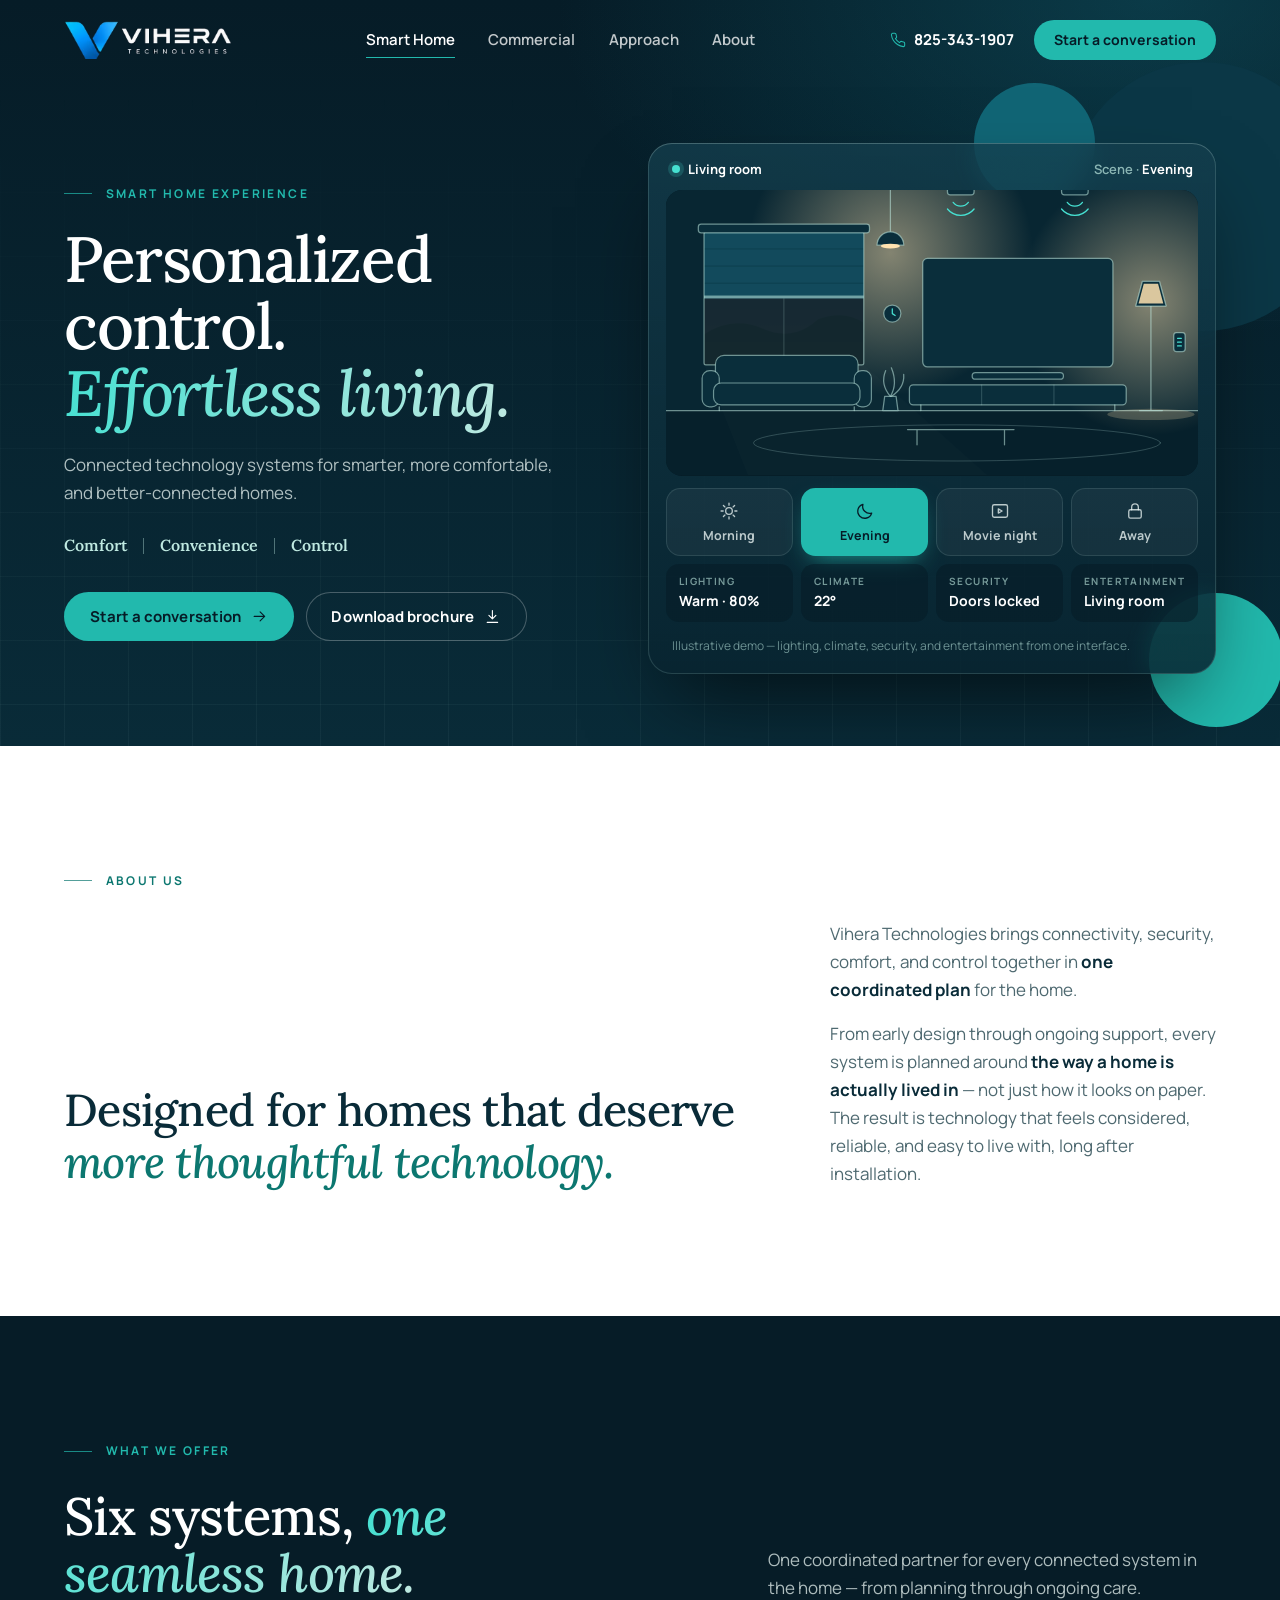
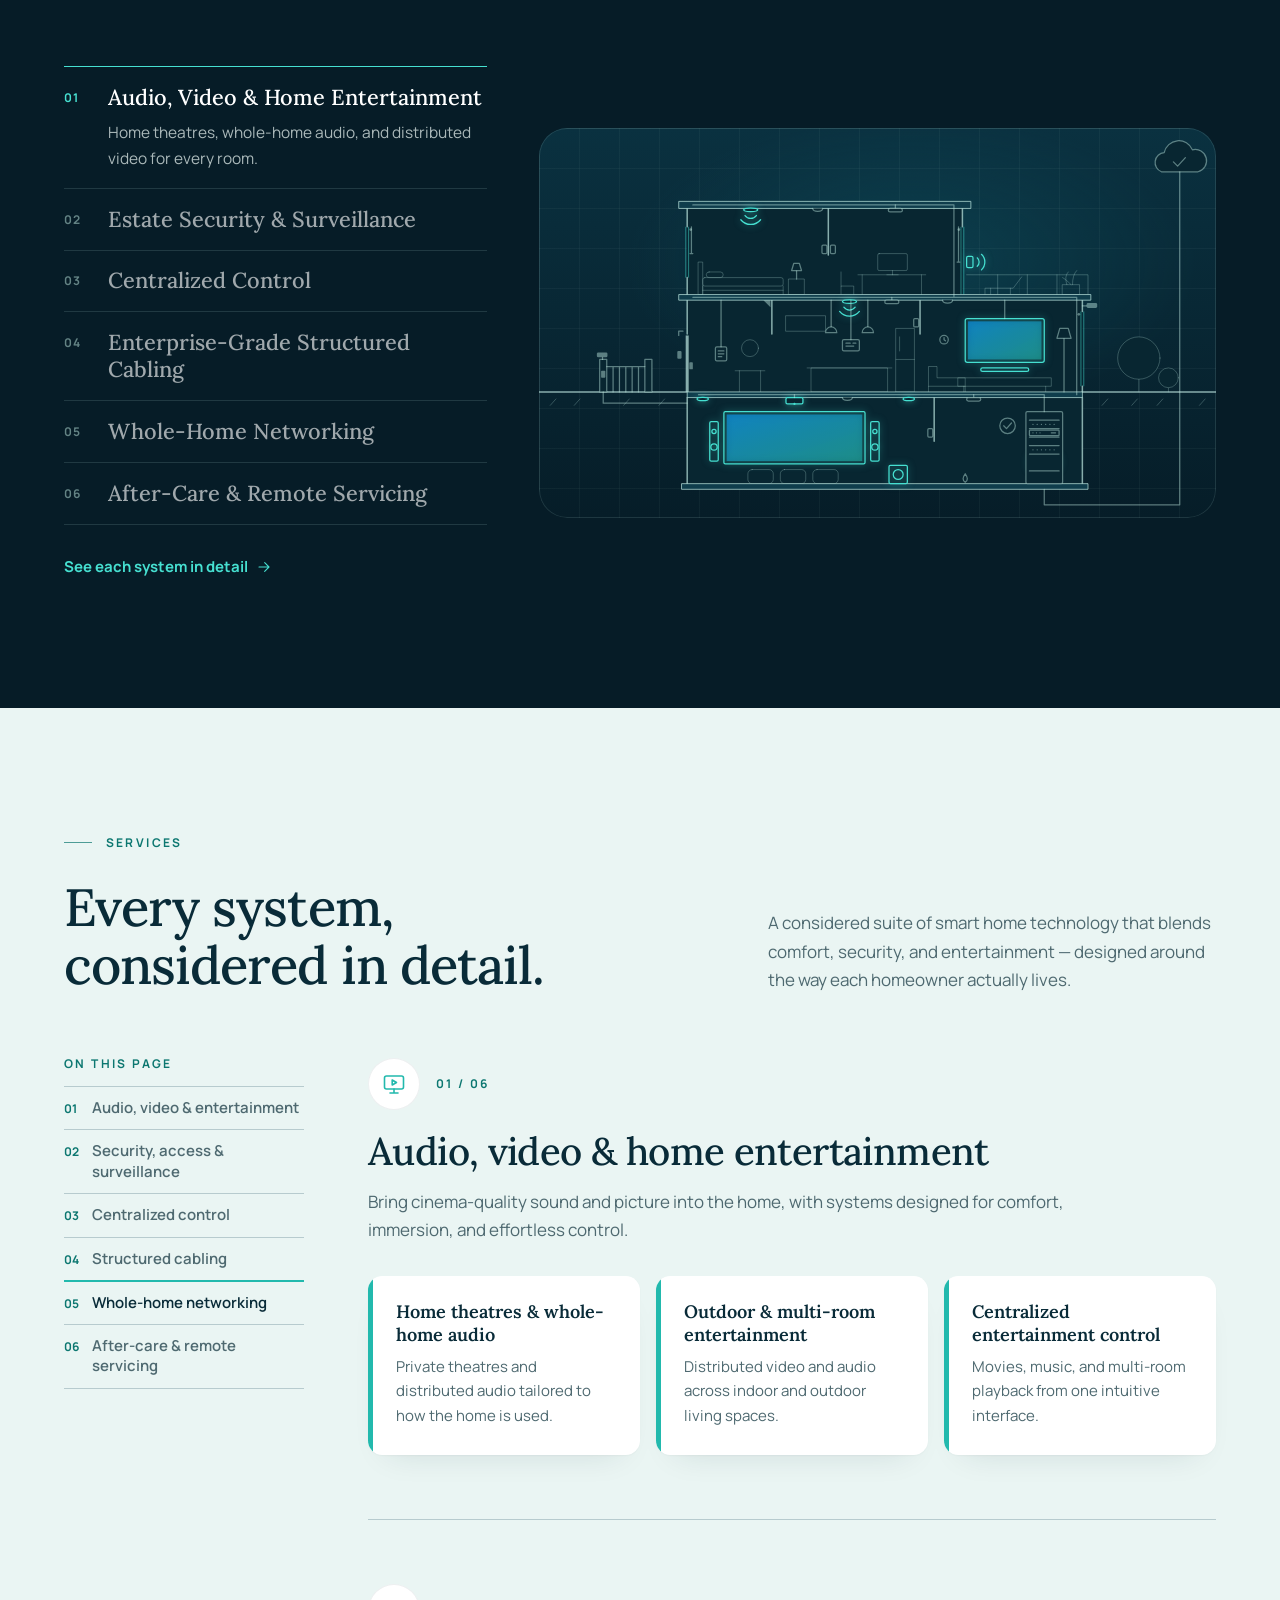
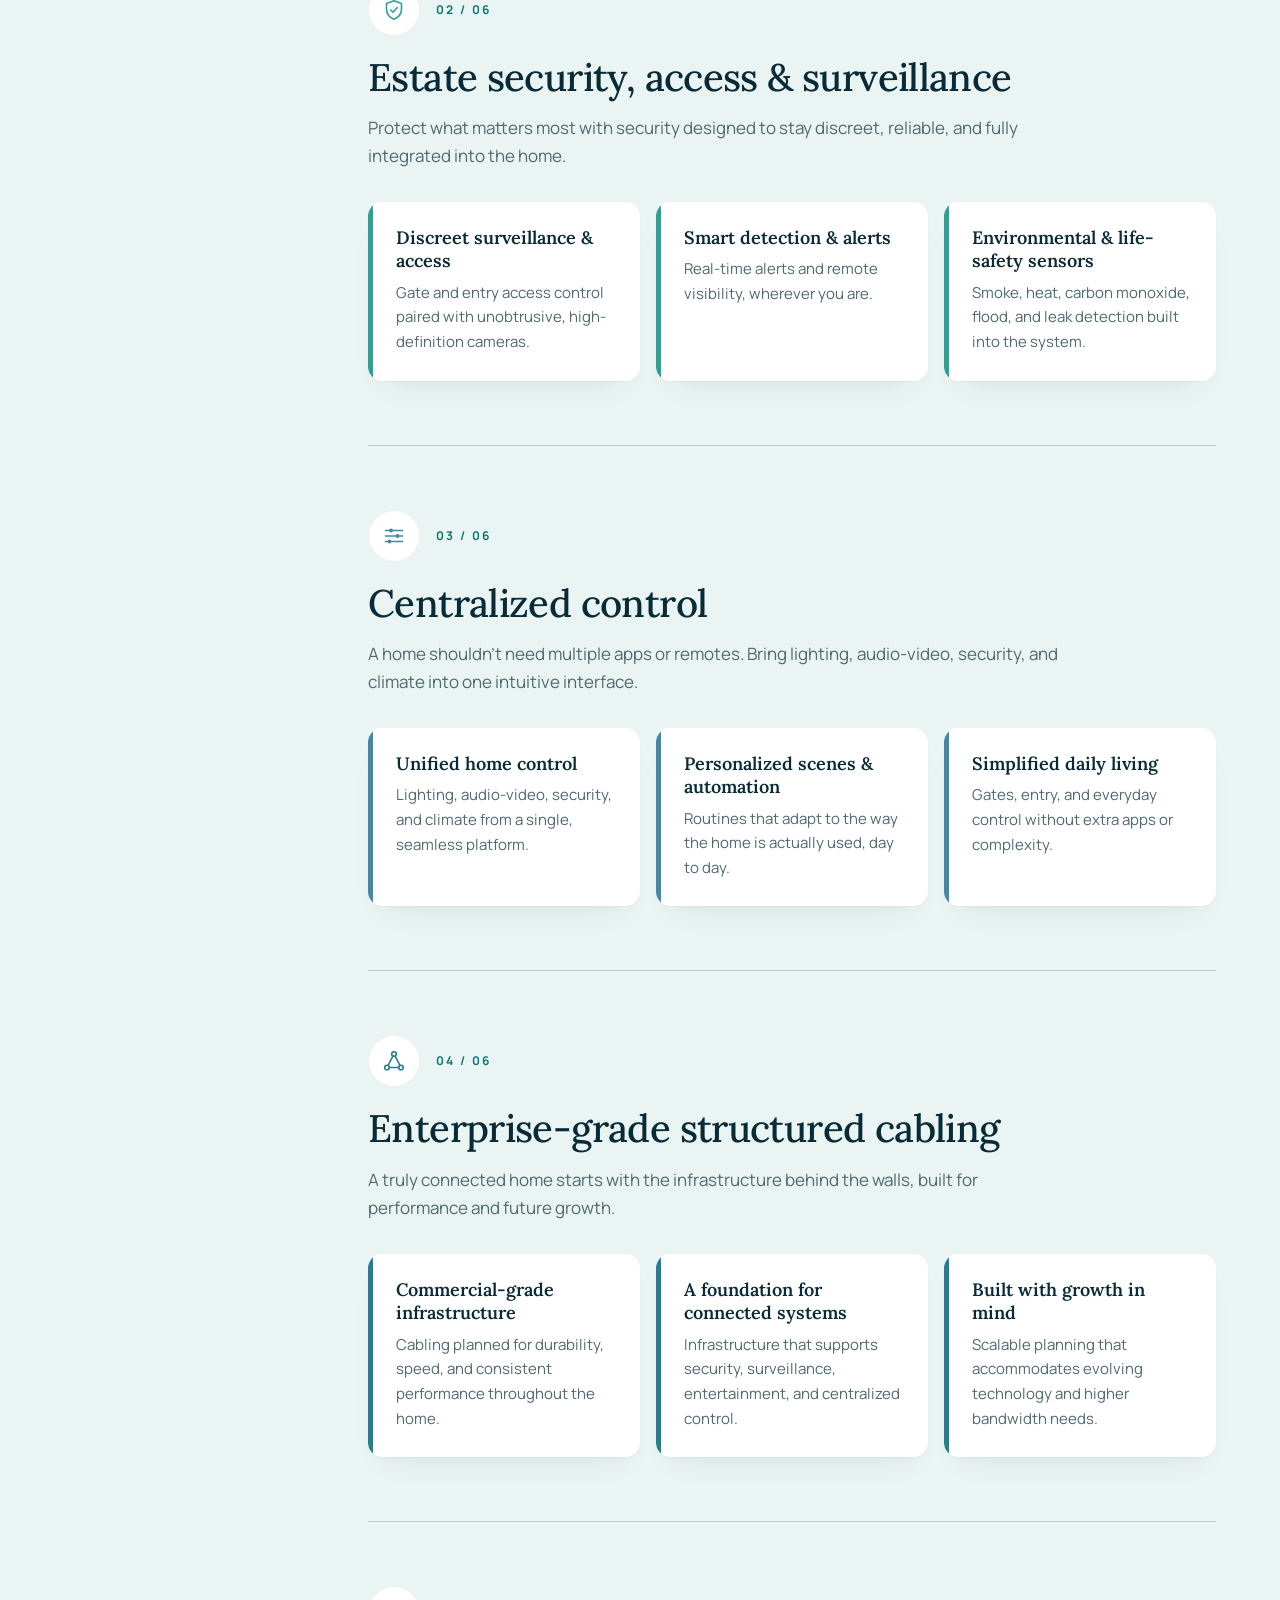
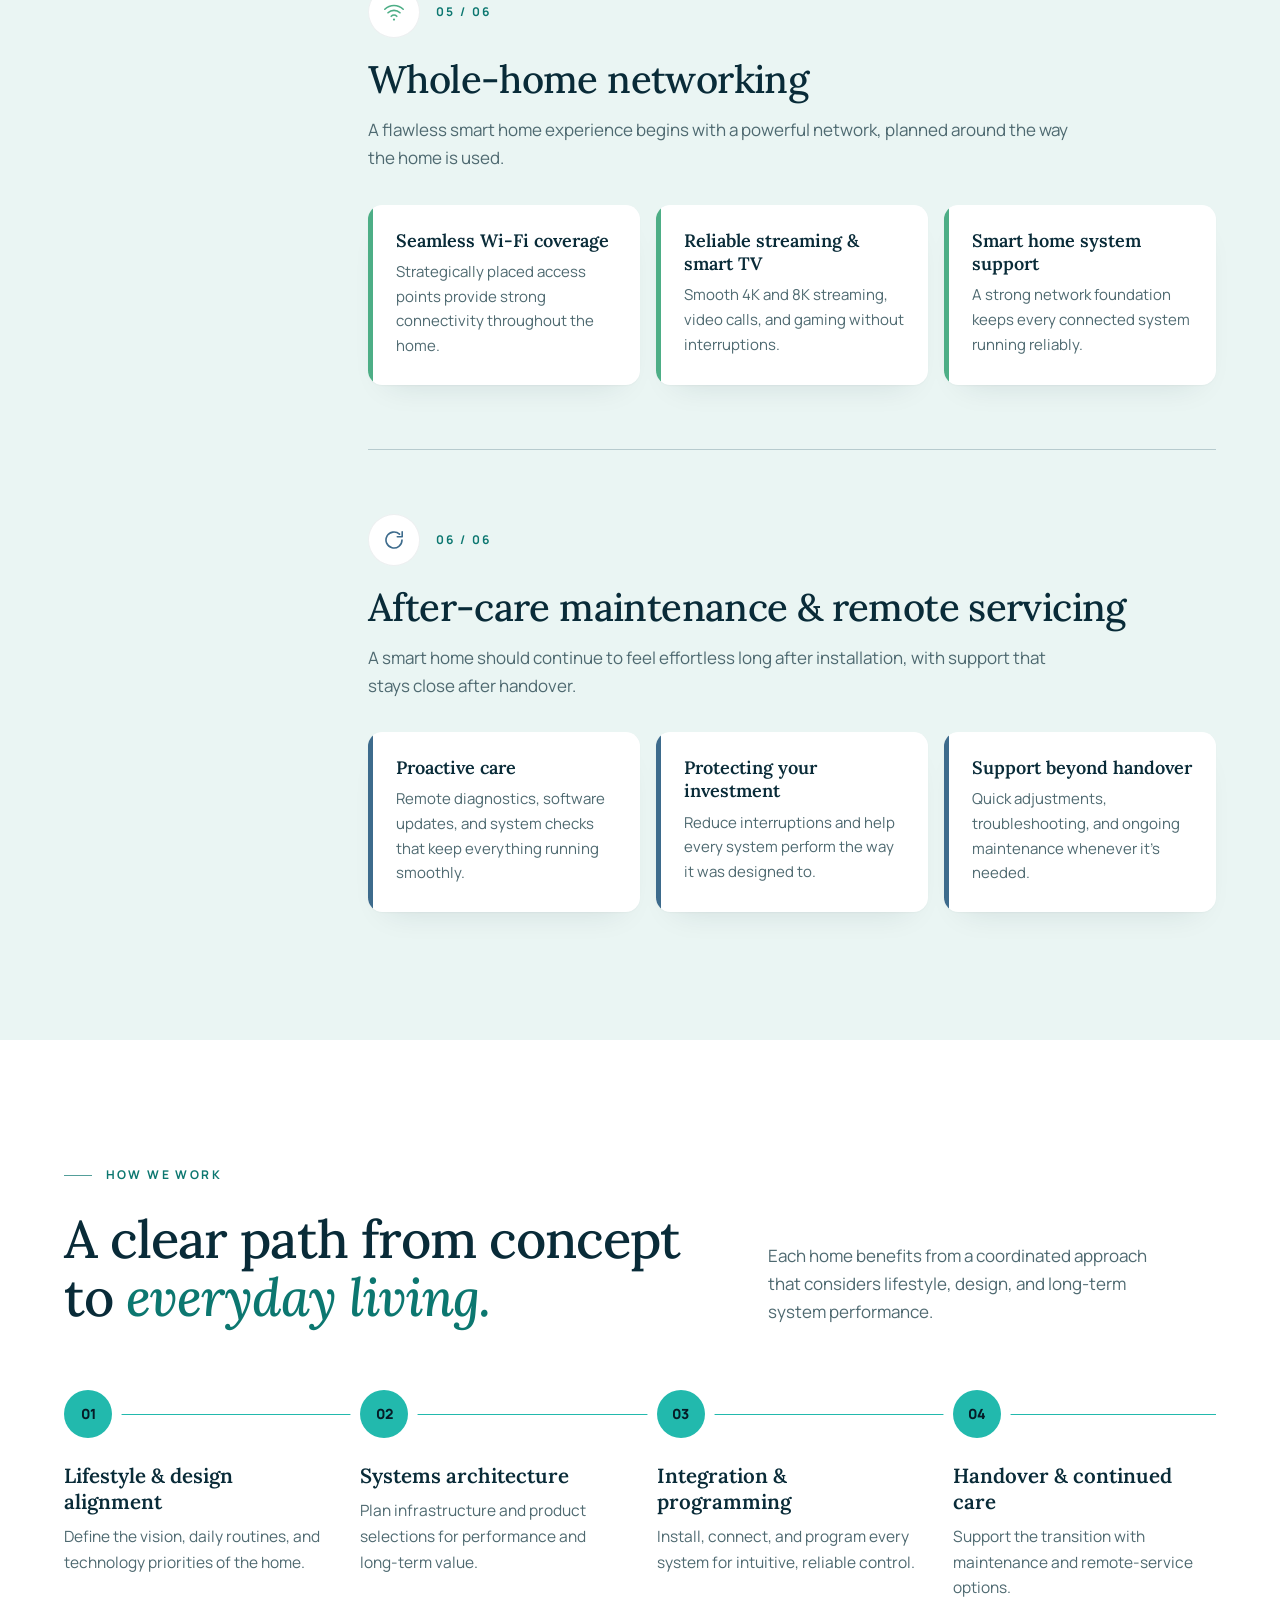
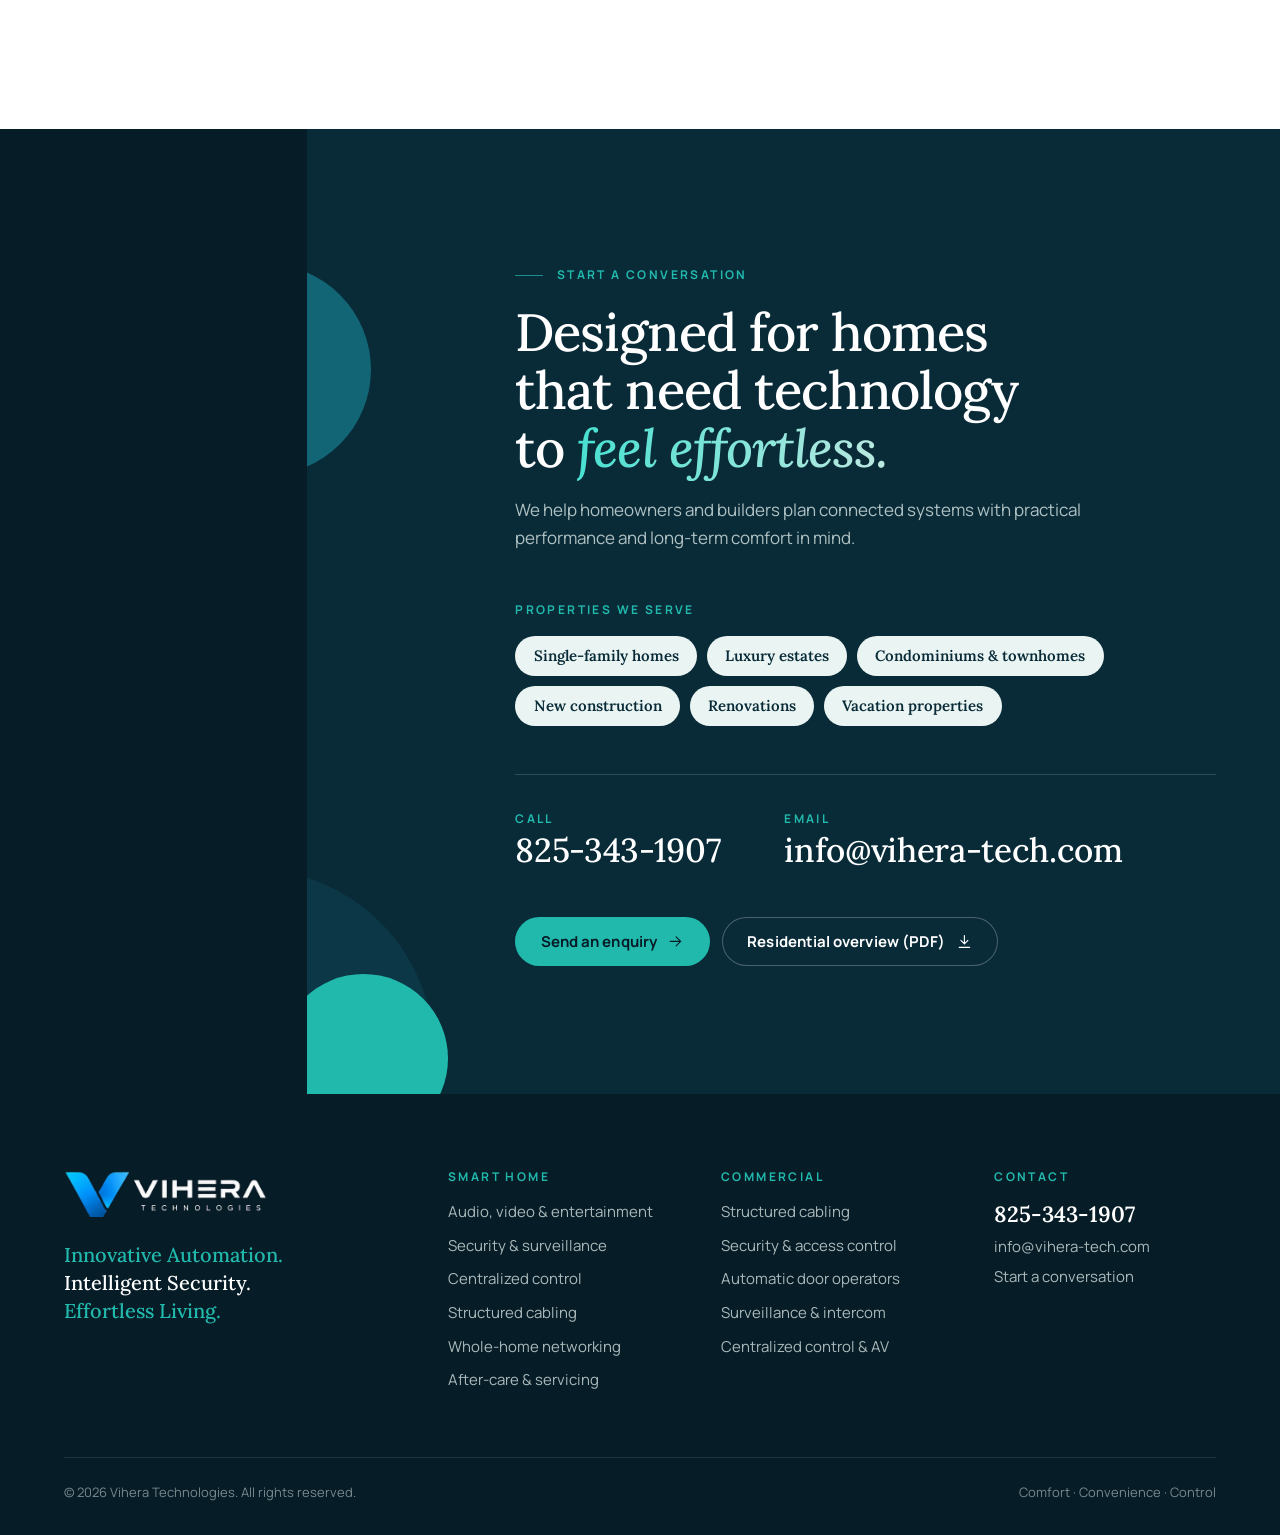
<file: smart-home.html>
<!doctype html>
<html lang="en">
<head>
  <meta charset="utf-8">
  <meta name="viewport" content="width=device-width, initial-scale=1">
  <title>Smart Home Solutions — Vihera Technologies</title>
  <meta name="description" content="Six systems, one seamless home: audio-video and home theatre, estate security and surveillance, centralized control, structured cabling, whole-home networking, and after-care from Vihera Technologies.">
  <meta name="theme-color" content="#061c27">
  <link rel="icon" type="image/png" href="assets/img/favicon.png">
  <link rel="apple-touch-icon" href="assets/img/apple-touch-icon.png">
  <meta property="og:type" content="website">
  <meta property="og:site_name" content="Vihera Technologies">
  <meta property="og:title" content="Smart Home Solutions — Vihera Technologies">
  <meta property="og:description" content="Connected technology systems for smarter, more comfortable, and better-connected homes.">
  <meta property="og:image" content="assets/img/og-image.png">
  <link rel="preconnect" href="https://fonts.googleapis.com">
  <link rel="preconnect" href="https://fonts.gstatic.com" crossorigin>
  <link href="https://fonts.googleapis.com/css2?family=Lora:ital,wght@0,400..700;1,400..700&amp;family=Manrope:wght@300..800&amp;display=swap" rel="stylesheet">
  <link rel="stylesheet" href="assets/css/styles.css">
  <script>document.documentElement.classList.add('js')</script>
</head>
<body>
  <a class="skip" href="#main">Skip to content</a>

  <svg width="0" height="0" style="position:absolute" aria-hidden="true" focusable="false">
    <defs>
      <symbol id="i-arrow" viewBox="0 0 24 24"><path d="M4.5 12h15M13 5.5l6.5 6.5-6.5 6.5"/></symbol>
      <symbol id="i-phone" viewBox="0 0 24 24"><path d="M22 16.92v3a2 2 0 0 1-2.18 2 19.79 19.79 0 0 1-8.63-3.07 19.5 19.5 0 0 1-6-6 19.79 19.79 0 0 1-3.07-8.67A2 2 0 0 1 4.11 2h3a2 2 0 0 1 2 1.72c.13.96.36 1.9.7 2.81a2 2 0 0 1-.45 2.11L8.09 9.91a16 16 0 0 0 6 6l1.27-1.27a2 2 0 0 1 2.11-.45c.91.34 1.85.57 2.81.7A2 2 0 0 1 22 16.92z"/></symbol>
      <symbol id="i-download" viewBox="0 0 24 24"><path d="M12 3.5V15M7 10.5l5 5 5-5M4.5 20.5h15"/></symbol>
      <symbol id="i-av" viewBox="0 0 24 24"><rect x="2.5" y="4" width="19" height="13" rx="2"/><path d="M8 21h8M12 17v4M10.2 8v5l4.3-2.5z"/></symbol>
      <symbol id="i-shield" viewBox="0 0 24 24"><path d="M12 2.8l7.5 2.7v5.6c0 4.7-3.1 8.4-7.5 10.1-4.4-1.7-7.5-5.4-7.5-10.1V5.5z"/><path d="M8.7 12l2.3 2.3 4.3-4.8"/></symbol>
      <symbol id="i-sliders" viewBox="0 0 24 24"><path d="M3.5 6.5h17M3.5 12h17M3.5 17.5h17"/><circle cx="9" cy="6.5" r="1.9" fill="currentColor" stroke="none"/><circle cx="15.5" cy="12" r="1.9" fill="currentColor" stroke="none"/><circle cx="7.5" cy="17.5" r="1.9" fill="currentColor" stroke="none"/></symbol>
      <symbol id="i-nodes" viewBox="0 0 24 24"><circle cx="12" cy="5" r="2.3"/><circle cx="5" cy="18.5" r="2.3"/><circle cx="19" cy="18.5" r="2.3"/><path d="M10.9 7l-4.8 9.4M13.1 7l4.8 9.4M7.3 18.5h9.4"/></symbol>
      <symbol id="i-wifi" viewBox="0 0 24 24"><path d="M2.8 9.2a13.2 13.2 0 0 1 18.4 0M6 12.8a8.6 8.6 0 0 1 12 0M9.2 16.3a4 4 0 0 1 5.6 0"/><circle cx="12" cy="19.6" r="1.1" fill="currentColor" stroke="none"/></symbol>
      <symbol id="i-care" viewBox="0 0 24 24"><path d="M20 12a8 8 0 1 1-2.5-5.8"/><path d="M20.2 3.8v4.9h-4.9"/></symbol>
      <symbol id="i-sun" viewBox="0 0 24 24"><circle cx="12" cy="12" r="4"/><path d="M12 2.5V5M12 19v2.5M2.5 12H5M19 12h2.5M5.3 5.3l1.8 1.8M16.9 16.9l1.8 1.8M18.7 5.3l-1.8 1.8M7.1 16.9l-1.8 1.8"/></symbol>
      <symbol id="i-moon" viewBox="0 0 24 24"><path d="M20 14.5A8.5 8.5 0 0 1 9.5 4 8.5 8.5 0 1 0 20 14.5z"/></symbol>
      <symbol id="i-film" viewBox="0 0 24 24"><rect x="3" y="4.5" width="18" height="15" rx="2"/><path d="M10 9.5v5l4.5-2.5z"/></symbol>
      <symbol id="i-lock" viewBox="0 0 24 24"><rect x="4.5" y="10.5" width="15" height="10" rx="2"/><path d="M8 10.5v-3a4 4 0 0 1 8 0v3"/></symbol>
    </defs>
  </svg>

  <header class="site-header" data-header>
    <div class="container site-header__inner">
      <a class="brand" href="index.html" aria-label="Vihera Technologies — home">
        <img src="assets/img/logo.png" width="471" height="108" alt="Vihera Technologies">
      </a>
      <nav class="nav" aria-label="Primary">
        <ul class="nav__list">
          <li><a href="smart-home.html" aria-current="page">Smart Home</a></li>
          <li><a href="commercial.html">Commercial</a></li>
          <li><a href="index.html#approach">Approach</a></li>
          <li><a href="index.html#about">About</a></li>
        </ul>
      </nav>
      <div class="site-header__actions">
        <a class="header-phone" href="tel:+18253431907"><svg class="icon"><use href="#i-phone"/></svg>825-343-1907</a>
        <a class="btn btn--primary btn--sm" href="contact.html">Start a conversation</a>
        <button class="nav-toggle" type="button" aria-expanded="false" aria-controls="menu" aria-label="Open menu" data-menu-toggle><span></span><span></span></button>
      </div>
    </div>
  </header>

  <div class="menu" id="menu" data-menu>
    <nav class="menu__nav" aria-label="Mobile">
      <a href="smart-home.html" style="--i:0"><span>01</span>Smart Home</a>
      <a href="commercial.html" style="--i:1"><span>02</span>Commercial</a>
      <a href="index.html#approach" style="--i:2"><span>03</span>Approach</a>
      <a href="index.html#about" style="--i:3"><span>04</span>About</a>
      <a href="contact.html" style="--i:4"><span>05</span>Contact</a>
    </nav>
    <div class="menu__foot">
      <a href="tel:+18253431907">825-343-1907</a>
      <a href="mailto:info@vihera-tech.com">info@vihera-tech.com</a>
    </div>
  </div>

  <main id="main">

    <!-- Hero -->
    <section class="page-hero on-dark">
      <div class="container page-hero__grid">
        <div class="page-hero__copy">
          <p class="eyebrow" data-enter>Smart Home Experience</p>
          <h1 class="display display--md" data-enter style="--i:1">Personalized control. <em class="accent">Effortless living.</em></h1>
          <p class="lead" data-enter style="--i:2">Connected technology systems for smarter, more comfortable, and better-connected homes.</p>
          <ul class="triad" data-enter style="--i:3"><li>Comfort</li><li>Convenience</li><li>Control</li></ul>
          <div class="page-hero__cta" data-enter style="--i:4">
            <a class="btn btn--primary" href="contact.html">Start a conversation <svg class="icon"><use href="#i-arrow"/></svg></a>
            <a class="btn btn--ghost btn--download" href="assets/brochures/vihera-smart-home-solutions.pdf" download>Download brochure <svg class="icon"><use href="#i-download"/></svg></a>
          </div>
        </div>

        <div class="page-hero__visual" data-enter style="--i:2">
          <div class="orbs" aria-hidden="true"><i></i><i></i><i></i></div>

          <div class="panel scene-demo" data-scene-demo data-scene="evening">
            <div class="panel__bar">
              <span class="panel__title">Living room</span>
              <span class="panel__meta">Scene &middot; <b data-stat="name">Evening</b></span>
            </div>

            <div class="room">
              <svg viewBox="0 0 560 300" role="img" aria-label="A living room whose lighting, shades, and screen change with the selected scene.">
                <defs>
                  <linearGradient id="rDay" x1="0" y1="0" x2="0" y2="1"><stop offset="0" stop-color="#8fdcf0"/><stop offset="1" stop-color="#dff5ef"/></linearGradient>
                  <radialGradient id="rGlow"><stop offset="0" stop-color="#ffe2b0" stop-opacity=".5"/><stop offset="1" stop-color="#ffe2b0" stop-opacity="0"/></radialGradient>
                  <linearGradient id="rTv" x1="0" y1="0" x2="1" y2="1"><stop offset="0" stop-color="#0a9cff"/><stop offset="1" stop-color="#22b9ad"/></linearGradient>
                  <radialGradient id="rTvGlow"><stop offset="0" stop-color="#46e0d1" stop-opacity=".34"/><stop offset="1" stop-color="#46e0d1" stop-opacity="0"/></radialGradient>
                </defs>

                <rect width="560" height="232" fill="#082632"/>
                <rect y="232" width="560" height="68" fill="#06202b"/>
                <g class="room__light">
                  <circle cx="236" cy="66" r="150" fill="url(#rGlow)"/>
                  <circle cx="510" cy="118" r="140" fill="url(#rGlow)"/>
                </g>
                <path class="room__day" d="M40 184h168l130 116H86z" fill="#dff5ef" fill-opacity=".1"/>
                <line class="ln" x1="0" y1="232" x2="560" y2="232"/>
                <ellipse class="ln2" cx="306" cy="266" rx="214" ry="19"/>

                <!-- window: night view, daylight, then the motorised shade -->
                <rect x="40" y="44" width="168" height="140" fill="#04141d"/>
                <path d="M58 70h.01M96 60h.01M150 92h.01M182 64h.01M76 110h.01M132 62h.01" stroke="#bfe9e1" stroke-width="2" stroke-linecap="round" opacity=".7"/>
                <path d="M170 70a11 11 0 1 0 11 14 9 9 0 0 1-11-14z" fill="#bfe9e1" opacity=".8"/>
                <g class="room__day">
                  <rect x="40" y="44" width="168" height="140" fill="url(#rDay)"/>
                  <circle cx="166" cy="80" r="13" fill="#fff8de"/>
                  <path d="M40 184v-32q30-20 62-6t58-10q28-10 48 4v44z" fill="#9ed8c7"/>
                </g>
                <path class="ln2" d="M124 44v140"/>
                <g class="room__shade">
                  <rect x="40" y="44" width="168" height="140" fill="#124a5c"/>
                  <path d="M40 80h168M40 116h168M40 152h168" stroke="#0b3a49" stroke-width="1"/>
                  <rect x="40" y="178" width="168" height="6" fill="#bfe9e1" opacity=".55"/>
                </g>
                <rect class="ln" x="40" y="44" width="168" height="140" rx="2"/>
                <rect class="ln fc" x="34" y="36" width="180" height="9" rx="3"/>

                <!-- sofa -->
                <g class="ln fc">
                  <rect x="52" y="174" width="150" height="40" rx="9"/>
                  <rect x="38" y="190" width="18" height="38" rx="8"/>
                  <rect x="198" y="190" width="18" height="38" rx="8"/>
                  <rect x="50" y="203" width="154" height="23" rx="8"/>
                </g>
                <path class="ln" d="M56 228v4M198 228v4"/>

                <!-- pendant -->
                <path class="ln" d="M236 0v44"/>
                <path class="ln fc" d="M222 58a14 14 0 0 1 28 0z"/>
                <ellipse class="room__light" cx="236" cy="59" rx="10" ry="2.6" fill="#ffe2b0"/>

                <!-- plant, thermostat -->
                <path class="ln fc" d="M228 232l2-15h12l2 15z"/>
                <path class="ln" d="M236 217q-11-13-5-27M236 217q8-13 1-30M237 217q14-9 13-23"/>
                <circle class="ln fc" cx="238" cy="130" r="9"/>
                <path class="tl" d="M238 125v5l3 2"/>

                <!-- screen, soundbar, console -->
                <ellipse class="room__tv" cx="370" cy="130" rx="180" ry="118" fill="url(#rTvGlow)"/>
                <rect class="ln fc" x="270" y="72" width="200" height="114" rx="5"/>
                <g class="room__tv">
                  <rect x="275" y="77" width="190" height="104" rx="3" fill="url(#rTv)"/>
                  <path d="M275 181v-28l40-36 34 28 30-22 46 38 40-24v44z" fill="#061c27" opacity=".42"/>
                  <circle cx="432" cy="104" r="9" fill="#eaf5f3" opacity=".92"/>
                </g>
                <rect class="ln fc" x="322" y="192" width="96" height="7" rx="3.5"/>
                <rect class="ln fc" x="256" y="205" width="228" height="21" rx="4"/>
                <path class="ln2" d="M332 205v21M408 205v21"/>
                <path class="ln" d="M268 226v6M472 226v6M254 252h112M264 252v16M356 252v16"/>

                <!-- ceiling speakers -->
                <rect class="ln fc" x="296" y="-3" width="28" height="8" rx="3"/>
                <rect class="ln fc" x="416" y="-3" width="28" height="8" rx="3"/>
                <g class="room__audio">
                  <path class="tl" d="M302 13a10 10 0 0 0 16 0"/>
                  <path class="tl" d="M296 20a18 18 0 0 0 28 0"/>
                  <path class="tl" d="M422 13a10 10 0 0 0 16 0"/>
                  <path class="tl" d="M416 20a18 18 0 0 0 28 0"/>
                </g>

                <!-- floor lamp, keypad -->
                <ellipse class="room__light" cx="510" cy="236" rx="46" ry="6" fill="#ffe2b0" fill-opacity=".22"/>
                <path class="ln" d="M510 232V122M498 232h24"/>
                <path class="ln fc" d="M494 122l7-26h18l7 26z"/>
                <path class="room__light" d="M497 119.5l5.5-21h15l5.5 21z" fill="#ffe2b0" fill-opacity=".85"/>
                <rect class="ln fc" x="534" y="150" width="12" height="20" rx="3"/>
                <path class="tl" d="M538 156h4M538 160h4M538 164h4"/>

                <!-- away: the room is watched -->
                <g class="room__armed">
                  <rect width="560" height="300" fill="#030f15" opacity=".34"/>
                  <path class="tl" d="M554 6h-12l12 12z" fill="#46e0d1"/>
                  <path class="tl" d="M546 14L330 232M546 14L452 232M546 14L214 150" stroke-dasharray="2 7" opacity=".7"/>
                </g>
              </svg>
              <span class="room__badge room__armed"><svg class="icon"><use href="#i-lock"/></svg>Armed</span>
            </div>

            <div class="scene-demo__scenes" role="group" aria-label="Demo: choose a scene">
              <button type="button" data-set="morning" data-name="Morning" data-lighting="Daylight" data-climate="21°" data-security="Disarmed" data-entertainment="Morning mix" aria-pressed="false"><svg class="icon"><use href="#i-sun"/></svg>Morning</button>
              <button type="button" data-set="evening" data-name="Evening" data-lighting="Warm · 80%" data-climate="22°" data-security="Doors locked" data-entertainment="Living room" aria-pressed="true"><svg class="icon"><use href="#i-moon"/></svg>Evening</button>
              <button type="button" data-set="movie" data-name="Movie night" data-lighting="Dimmed · 10%" data-climate="21°" data-security="Doors locked" data-entertainment="Theatre on" aria-pressed="false"><svg class="icon"><use href="#i-film"/></svg>Movie night</button>
              <button type="button" data-set="away" data-name="Away" data-lighting="Off" data-climate="18° eco" data-security="Armed" data-entertainment="Off" aria-pressed="false"><svg class="icon"><use href="#i-lock"/></svg>Away</button>
            </div>

            <dl class="scene-demo__stats">
              <div><dt>Lighting</dt><dd data-stat="lighting">Warm · 80%</dd></div>
              <div><dt>Climate</dt><dd data-stat="climate">22°</dd></div>
              <div><dt>Security</dt><dd data-stat="security">Doors locked</dd></div>
              <div><dt>Entertainment</dt><dd data-stat="entertainment">Living room</dd></div>
            </dl>
            <p class="panel__note">Illustrative demo — lighting, climate, security, and entertainment from one interface.</p>
          </div>
        </div>
      </div>
    </section>

    <!-- About -->
    <section class="section section--white">
      <div class="container">
        <div class="statement">
          <p class="eyebrow" data-reveal>About us</p>
          <h2 class="statement__text" data-reveal style="--i:1">Designed for homes that deserve <em class="accent">more thoughtful technology.</em></h2>
          <div class="statement__aside" data-reveal style="--i:2">
            <p>Vihera Technologies brings connectivity, security, comfort, and control together in <strong>one coordinated plan</strong> for the home.</p>
            <p>From early design through ongoing support, every system is planned around <strong>the way a home is actually lived in</strong> — not just how it looks on paper. The result is technology that feels considered, reliable, and easy to live with, long after installation.</p>
          </div>
        </div>
      </div>
    </section>

    <!-- Six systems -->
    <section class="section section--ink on-dark" id="systems">
      <div class="container">
        <div class="section-head">
          <p class="eyebrow" data-reveal>What we offer</p>
          <h2 class="h2" data-reveal style="--i:1">Six systems, <em class="accent">one seamless home.</em></h2>
          <p class="lead" data-reveal style="--i:2">One coordinated partner for every connected system in the home — from planning through ongoing care.</p>
        </div>

        <div class="explorer" data-explorer data-reveal>
          <div>
            <div class="explorer__list">
              <button type="button" class="explorer__tab" data-sys="av" aria-pressed="true">
                <span class="explorer__num">01</span>
                <span class="explorer__name">Audio, Video &amp; Home Entertainment</span>
                <span class="explorer__more"><span><span>Home theatres, whole-home audio, and distributed video for every room.</span></span></span>
              </button>
              <button type="button" class="explorer__tab" data-sys="sec" aria-pressed="false">
                <span class="explorer__num">02</span>
                <span class="explorer__name">Estate Security &amp; Surveillance</span>
                <span class="explorer__more"><span><span>Discreet cameras, gate &amp; entry access control, and smart detection.</span></span></span>
              </button>
              <button type="button" class="explorer__tab" data-sys="ctl" aria-pressed="false">
                <span class="explorer__num">03</span>
                <span class="explorer__name">Centralized Control</span>
                <span class="explorer__more"><span><span>Lighting, climate, security, and entertainment from one interface.</span></span></span>
              </button>
              <button type="button" class="explorer__tab" data-sys="cab" aria-pressed="false">
                <span class="explorer__num">04</span>
                <span class="explorer__name">Enterprise-Grade Structured Cabling</span>
                <span class="explorer__more"><span><span>Future-ready infrastructure behind every connected system.</span></span></span>
              </button>
              <button type="button" class="explorer__tab" data-sys="net" aria-pressed="false">
                <span class="explorer__num">05</span>
                <span class="explorer__name">Whole-Home Networking</span>
                <span class="explorer__more"><span><span>Seamless Wi-Fi and reliable connectivity throughout the home.</span></span></span>
              </button>
              <button type="button" class="explorer__tab" data-sys="care" aria-pressed="false">
                <span class="explorer__num">06</span>
                <span class="explorer__name">After-Care &amp; Remote Servicing</span>
                <span class="explorer__more"><span><span>Ongoing support, diagnostics, and updates after handover.</span></span></span>
              </button>
            </div>
            <p class="explorer__foot"><a class="text-link" href="#services">See each system in detail <svg class="icon"><use href="#i-arrow"/></svg></a></p>
          </div>

          <div class="explorer__stage">
            <svg class="cut" viewBox="0 56 960 554" role="img" aria-labelledby="cut-title">
              <title id="cut-title">Cutaway drawing of a home showing where each of the six systems lives.</title>
              <defs>
                <linearGradient id="cCone" x1="0" y1="0" x2="0" y2="1"><stop offset="0" stop-color="#46e0d1" stop-opacity=".34"/><stop offset="1" stop-color="#46e0d1" stop-opacity="0"/></linearGradient>
                <linearGradient id="cScreen" x1="0" y1="0" x2="1" y2="1"><stop offset="0" stop-color="#0a9cff" stop-opacity=".6"/><stop offset="1" stop-color="#22b9ad" stop-opacity=".55"/></linearGradient>
                <radialGradient id="cWarm"><stop offset="0" stop-color="#ffe2b0" stop-opacity=".55"/><stop offset="1" stop-color="#ffe2b0" stop-opacity="0"/></radialGradient>
              </defs>

              <!-- the house itself -->
              <path class="room-fill" d="M210 170H600V292H770V560H210z"/>
              <path class="w" d="M0 430H210M770 430H960"/>
              <g class="b">
                <path d="M24 440l-8 9M58 440l-8 9M128 440l-8 9M178 440l-8 9M806 440l-8 9M848 440l-8 9M884 440l-8 9M944 440l-8 9"/>
                <!-- garden -->
                <path d="M850 412v18M892 424v6"/>
                <circle class="fc" cx="850" cy="382" r="30"/>
                <circle class="fc" cx="892" cy="410" r="14"/>
                <!-- bedroom -->
                <rect x="226" y="246" width="6" height="46"/>
                <rect x="232" y="268" width="114" height="12" rx="3"/>
                <path d="M232 280v12M346 280v12M232 286h114"/>
                <rect x="237" y="260" width="24" height="8" rx="4"/>
                <rect x="354" y="270" width="22" height="22"/>
                <!-- office -->
                <path d="M452 264h96M458 264v28M542 264v28M501 258v6M493 264h16M428 292v-12h18v12M428 280v-20"/>
                <rect x="480" y="234" width="42" height="24" rx="2"/>
                <!-- terrace -->
                <path d="M606 264h172v28M650 264v28M692 264v28M734 264v28M632 292v-9h40l12-16M640 283v9M668 283v9M748 278q-4-12 2-18M756 278q0-14 6-20M754 278q-8-8-12-10"/>
                <rect x="742" y="278" width="24" height="14"/>
                <!-- entry -->
                <path d="M278 400h42M284 400v30M314 400v30"/>
                <circle cx="299" cy="368" r="12"/>
                <!-- kitchen -->
                <rect x="386" y="396" width="108" height="34"/>
                <path d="M380 396h120M511 352v20M506 384h26"/>
                <rect x="350" y="322" width="56" height="22"/>
                <rect x="506" y="340" width="26" height="90"/>
                <!-- living room -->
                <path d="M552 430v-8h52v8M552 422v-28h12v16h40v12M602 422v8M718 422v8"/>
                <rect x="594" y="410" width="132" height="12"/>
                <!-- theatre seats -->
                <rect x="296" y="540" width="36" height="20" rx="6"/>
                <rect x="342" y="540" width="36" height="20" rx="6"/>
                <rect x="388" y="540" width="36" height="20" rx="6"/>
              </g>
              <path class="glass" d="M208 196v72M212 196v72M598 196v96M602 196v96M768 316v106M772 316v106"/>
              <path class="w" d="M210 170v26M210 268v24M210 300v48M600 170v26M770 300v16M770 422v8M210 438v122M770 438v122M410 170v66M330 300v48M540 300v48M560 438v62"/>
              <path class="door" d="M210 350v80"/>
              <rect class="slab" x="198" y="160" width="414" height="10"/>
              <rect class="slab" x="198" y="292" width="584" height="8"/>
              <rect class="slab" x="210" y="430" width="560" height="8"/>
              <rect class="slab" x="202" y="560" width="576" height="8"/>

              <!-- 01 audio, video & entertainment -->
              <g data-sys="av">
                <rect class="g screen" x="266" y="462" width="192" height="66"/>
                <rect x="262" y="458" width="200" height="74" rx="2"/>
                <rect x="242" y="472" width="12" height="56" rx="2"/>
                <circle cx="248" cy="486" r="3"/><circle cx="248" cy="508" r="4.5"/>
                <rect x="470" y="472" width="12" height="56" rx="2"/>
                <circle cx="476" cy="486" r="3"/><circle cx="476" cy="508" r="4.5"/>
                <rect x="496" y="534" width="26" height="26" rx="2"/><circle cx="509" cy="547" r="7"/>
                <rect class="fc" x="350" y="438" width="24" height="9" rx="2"/><circle class="k" cx="362" cy="447" r="1.6"/>
                <rect class="g screen" x="608" y="330" width="104" height="54"/>
                <rect x="604" y="326" width="112" height="62" rx="3"/>
                <rect x="626" y="396" width="68" height="5" rx="2.5"/>
                <ellipse class="fc" cx="300" cy="172" rx="10" ry="2.6"/>
                <ellipse class="fc" cx="440" cy="302" rx="10" ry="2.6"/>
                <ellipse class="fc" cx="232" cy="440" rx="8" ry="2.4"/>
                <ellipse class="fc" cx="524" cy="440" rx="8" ry="2.4"/>
                <path class="g wave" d="M292 180a10 10 0 0 0 16 0M432 310a10 10 0 0 0 16 0"/>
                <path class="g wave" d="M286 186a18 18 0 0 0 28 0M426 316a18 18 0 0 0 28 0"/>
                <rect x="606" y="238" width="9" height="16" rx="2"/>
                <path class="g wave" d="M621 240a8 8 0 0 1 0 12"/>
                <path class="g wave" d="M627 235a15 15 0 0 1 0 22"/>
                <rect x="695" y="522" width="42" height="16" rx="1"/><circle cx="706" cy="530" r="3.5"/><path d="M716 530h16"/>
              </g>

              <!-- 02 estate security & surveillance -->
              <g data-sys="sec">
                <path class="g cone" d="M82 378L18 430h60z"/>
                <path class="g cone" d="M196 378l-44 52h48z"/>
                <path class="g cone" d="M791 308l139 122H806z"/>
                <rect class="fc" x="86" y="384" width="10" height="46"/>
                <rect class="fc" x="150" y="384" width="10" height="46"/>
                <path d="M96 394h54M105 394v36M114 394v36M123 394v36M132 394v36M141 394v36M90 381v3"/>
                <rect class="k" x="88" y="400" width="6" height="10" rx="1"/>
                <rect class="k" x="82" y="374" width="15" height="7" rx="2"/>
                <rect class="k" x="196" y="372" width="6" height="11" rx="1.5"/>
                <rect class="k" x="213" y="388" width="5" height="10" rx="1"/>
                <path d="M770 308h6"/>
                <rect class="k" x="776" y="304" width="15" height="7" rx="2"/>
                <path class="k" d="M318 300h10v10z"/>
                <path class="g" d="M321 309L252 404M325 311l-22 110" stroke-dasharray="2 6"/>
                <path class="fc" d="M388 170a7 4 0 0 0 14 0M572 300a7 4 0 0 0 14 0M430 438a7 4 0 0 0 14 0"/>
                <path d="M604 546q6 8 0 12-6-4 0-12z"/>
                <path class="g" d="M592 560a12 4 0 0 1 24 0"/>
                <circle class="k" cx="215" cy="200" r="1.9"/><circle class="k" cx="765" cy="320" r="1.9"/><circle class="k" cx="595" cy="200" r="1.9"/>
              </g>

              <!-- 03 centralized control -->
              <g data-sys="ctl">
                <circle class="g warm" cx="414" cy="352" r="30"/>
                <circle class="g warm" cx="466" cy="352" r="30"/>
                <circle class="g warm" cx="365" cy="254" r="26"/>
                <circle class="g warm" cx="744" cy="348" r="32"/>
                <circle class="g warm" cx="198" cy="352" r="20"/>
                <path class="g warm-line" d="M222 442h118M384 442h164"/>
                <path d="M414 300v38M466 300v38"/>
                <path class="fc" d="M406 346a8 8 0 0 1 16 0zM458 346a8 8 0 0 1 16 0z"/>
                <path d="M365 270v-12M744 430v-76M204 344h-6v6"/>
                <path class="fc" d="M358 258l3-10h8l3 10zM734 354l4-14h12l4 14z"/>
                <rect class="fc" x="401" y="222" width="7" height="12" rx="1.5"/>
                <rect class="fc" x="413" y="222" width="7" height="12" rx="1.5"/>
                <rect class="fc" x="531" y="326" width="7" height="12" rx="1.5"/>
                <rect class="fc" x="551" y="482" width="7" height="12" rx="1.5"/>
                <rect class="fc" x="250" y="366" width="16" height="20" rx="2"/><path d="M254 372h8M254 376h8M254 380h5"/>
                <rect class="fc" x="430" y="356" width="24" height="16" rx="2"/><path d="M435 361h6M435 365h11M445 361h4"/>
                <circle class="fc" cx="574" cy="356" r="6"/><path d="M574 353v3l2 1.5"/>
                <path d="M216 196v38M214 234h4M594.5 196v50M592.5 246h4"/>
              </g>

              <!-- 04 structured cabling -->
              <g data-sys="cab">
                <rect class="fc" x="690" y="458" width="52" height="102" rx="2"/>
                <path d="M695 470h42M695 482h42M695 494h42M695 506h42M695 518h42M695 542h42"/>
                <path d="M700 476h.01M706 476h.01M712 476h.01M718 476h.01M724 476h.01M730 476h.01M700 512h.01M706 512h.01M712 512h.01M718 512h.01M724 512h.01M730 512h.01" stroke-width="2.4"/>
                <path class="run" d="M716 458v-24H226M762 434V296H218M588 296V165H218M210 446H91v-16"/>
                <path class="run" d="M660 300v26M442 300v56M258 300v66M362 434v4M505 165v5M500 296v4M616 434v4"/>
              </g>

              <!-- 05 whole-home networking -->
              <g data-sys="net">
                <rect class="fc" x="495" y="170" width="20" height="5" rx="2.5"/>
                <rect class="fc" x="490" y="300" width="20" height="5" rx="2.5"/>
                <rect class="fc" x="606" y="438" width="20" height="5" rx="2.5"/>
                <path class="g wave" d="M497 181a11 11 0 0 0 16 0M492 311a11 11 0 0 0 16 0M608 449a11 11 0 0 0 16 0"/>
                <path class="g wave" d="M491 187a20 20 0 0 0 28 0M486 317a20 20 0 0 0 28 0M602 455a20 20 0 0 0 28 0"/>
                <path class="g wave" d="M485 193a29 29 0 0 0 40 0M480 323a29 29 0 0 0 40 0M596 461a29 29 0 0 0 40 0"/>
                <rect x="695" y="484" width="42" height="8" rx="1"/>
                <path d="M700 488h.01M705 488h.01M710 488h.01M726 488h6" stroke-width="2"/>
              </g>

              <!-- 06 after-care & remote servicing -->
              <g data-sys="care">
                <path class="fc" d="M882 118a14 14 0 0 1 4-27 21 21 0 0 1 40-4 16 16 0 0 1 8 31z"/>
                <path d="M899 104l6 6 11-12"/>
                <path class="run" d="M908 118v472H716v-22"/>
                <circle class="fc" cx="664" cy="478" r="11"/>
                <path d="M658.5 478l4 4 7-8"/>
                <path class="g beat" pathLength="1" d="M640 514h10l4-10 6 18 5-12 3 4h12"/>
              </g>
            </svg>
          </div>
        </div>
      </div>
    </section>

    <!-- Services in detail -->
    <section class="section section--mint" id="services">
      <div class="container">
        <div class="section-head">
          <p class="eyebrow" data-reveal>Services</p>
          <h2 class="h2" data-reveal style="--i:1">Every system, considered in detail.</h2>
          <p class="lead" data-reveal style="--i:2">A considered suite of smart home technology that blends comfort, security, and entertainment — designed around the way each homeowner actually lives.</p>
        </div>

        <div class="services">
          <nav class="services__nav" aria-label="Services" data-spy>
            <p>On this page</p>
            <ol>
              <li><a href="#audio-video"><span>01</span>Audio, video &amp; entertainment</a></li>
              <li><a href="#security"><span>02</span>Security, access &amp; surveillance</a></li>
              <li><a href="#control"><span>03</span>Centralized control</a></li>
              <li><a href="#cabling"><span>04</span>Structured cabling</a></li>
              <li><a href="#networking"><span>05</span>Whole-home networking</a></li>
              <li><a href="#after-care"><span>06</span>After-care &amp; remote servicing</a></li>
            </ol>
          </nav>

          <div class="services__list">
            <article class="service" id="audio-video" style="--accent:var(--sys-1)" data-reveal>
              <div class="service__head"><span class="service__icon"><svg class="icon"><use href="#i-av"/></svg></span><p class="service__num">01 / 06</p></div>
              <h3 class="service__title">Audio, video &amp; home entertainment</h3>
              <p class="service__intro">Bring cinema-quality sound and picture into the home, with systems designed for comfort, immersion, and effortless control.</p>
              <ul class="features">
                <li class="feature"><h4>Home theatres &amp; whole-home audio</h4><p>Private theatres and distributed audio tailored to how the home is used.</p></li>
                <li class="feature"><h4>Outdoor &amp; multi-room entertainment</h4><p>Distributed video and audio across indoor and outdoor living spaces.</p></li>
                <li class="feature"><h4>Centralized entertainment control</h4><p>Movies, music, and multi-room playback from one intuitive interface.</p></li>
              </ul>
            </article>

            <article class="service" id="security" style="--accent:var(--sys-2)" data-reveal>
              <div class="service__head"><span class="service__icon"><svg class="icon"><use href="#i-shield"/></svg></span><p class="service__num">02 / 06</p></div>
              <h3 class="service__title">Estate security, access &amp; surveillance</h3>
              <p class="service__intro">Protect what matters most with security designed to stay discreet, reliable, and fully integrated into the home.</p>
              <ul class="features">
                <li class="feature"><h4>Discreet surveillance &amp; access</h4><p>Gate and entry access control paired with unobtrusive, high-definition cameras.</p></li>
                <li class="feature"><h4>Smart detection &amp; alerts</h4><p>Real-time alerts and remote visibility, wherever you are.</p></li>
                <li class="feature"><h4>Environmental &amp; life-safety sensors</h4><p>Smoke, heat, carbon monoxide, flood, and leak detection built into the system.</p></li>
              </ul>
            </article>

            <article class="service" id="control" style="--accent:var(--sys-3)" data-reveal>
              <div class="service__head"><span class="service__icon"><svg class="icon"><use href="#i-sliders"/></svg></span><p class="service__num">03 / 06</p></div>
              <h3 class="service__title">Centralized control</h3>
              <p class="service__intro">A home shouldn't need multiple apps or remotes. Bring lighting, audio-video, security, and climate into one intuitive interface.</p>
              <ul class="features">
                <li class="feature"><h4>Unified home control</h4><p>Lighting, audio-video, security, and climate from a single, seamless platform.</p></li>
                <li class="feature"><h4>Personalized scenes &amp; automation</h4><p>Routines that adapt to the way the home is actually used, day to day.</p></li>
                <li class="feature"><h4>Simplified daily living</h4><p>Gates, entry, and everyday control without extra apps or complexity.</p></li>
              </ul>
            </article>

            <article class="service" id="cabling" style="--accent:var(--sys-4)" data-reveal>
              <div class="service__head"><span class="service__icon"><svg class="icon"><use href="#i-nodes"/></svg></span><p class="service__num">04 / 06</p></div>
              <h3 class="service__title">Enterprise-grade structured cabling</h3>
              <p class="service__intro">A truly connected home starts with the infrastructure behind the walls, built for performance and future growth.</p>
              <ul class="features">
                <li class="feature"><h4>Commercial-grade infrastructure</h4><p>Cabling planned for durability, speed, and consistent performance throughout the home.</p></li>
                <li class="feature"><h4>A foundation for connected systems</h4><p>Infrastructure that supports security, surveillance, entertainment, and centralized control.</p></li>
                <li class="feature"><h4>Built with growth in mind</h4><p>Scalable planning that accommodates evolving technology and higher bandwidth needs.</p></li>
              </ul>
            </article>

            <article class="service" id="networking" style="--accent:var(--sys-5)" data-reveal>
              <div class="service__head"><span class="service__icon"><svg class="icon"><use href="#i-wifi"/></svg></span><p class="service__num">05 / 06</p></div>
              <h3 class="service__title">Whole-home networking</h3>
              <p class="service__intro">A flawless smart home experience begins with a powerful network, planned around the way the home is used.</p>
              <ul class="features">
                <li class="feature"><h4>Seamless Wi-Fi coverage</h4><p>Strategically placed access points provide strong connectivity throughout the home.</p></li>
                <li class="feature"><h4>Reliable streaming &amp; smart TV</h4><p>Smooth 4K and 8K streaming, video calls, and gaming without interruptions.</p></li>
                <li class="feature"><h4>Smart home system support</h4><p>A strong network foundation keeps every connected system running reliably.</p></li>
              </ul>
            </article>

            <article class="service" id="after-care" style="--accent:var(--sys-6)" data-reveal>
              <div class="service__head"><span class="service__icon"><svg class="icon"><use href="#i-care"/></svg></span><p class="service__num">06 / 06</p></div>
              <h3 class="service__title">After-care maintenance &amp; remote servicing</h3>
              <p class="service__intro">A smart home should continue to feel effortless long after installation, with support that stays close after handover.</p>
              <ul class="features">
                <li class="feature"><h4>Proactive care</h4><p>Remote diagnostics, software updates, and system checks that keep everything running smoothly.</p></li>
                <li class="feature"><h4>Protecting your investment</h4><p>Reduce interruptions and help every system perform the way it was designed to.</p></li>
                <li class="feature"><h4>Support beyond handover</h4><p>Quick adjustments, troubleshooting, and ongoing maintenance whenever it's needed.</p></li>
              </ul>
            </article>
          </div>
        </div>
      </div>
    </section>

    <!-- How we work -->
    <section class="section section--white" id="approach">
      <div class="container">
        <div class="section-head">
          <p class="eyebrow" data-reveal>How we work</p>
          <h2 class="h2" data-reveal style="--i:1">A clear path from concept to <em class="accent">everyday living.</em></h2>
          <p class="lead" data-reveal style="--i:2">Each home benefits from a coordinated approach that considers lifestyle, design, and long-term system performance.</p>
        </div>
        <ol class="steps steps--light" data-reveal-line>
          <li class="step" data-reveal style="--i:0"><span class="step__num">01</span><h3 class="step__title">Lifestyle &amp; design alignment</h3><p class="step__text">Define the vision, daily routines, and technology priorities of the home.</p></li>
          <li class="step" data-reveal style="--i:1"><span class="step__num">02</span><h3 class="step__title">Systems architecture</h3><p class="step__text">Plan infrastructure and product selections for performance and long-term value.</p></li>
          <li class="step" data-reveal style="--i:2"><span class="step__num">03</span><h3 class="step__title">Integration &amp; programming</h3><p class="step__text">Install, connect, and program every system for intuitive, reliable control.</p></li>
          <li class="step" data-reveal style="--i:3"><span class="step__num">04</span><h3 class="step__title">Handover &amp; continued care</h3><p class="step__text">Support the transition with maintenance and remote-service options.</p></li>
        </ol>
      </div>
    </section>

    <!-- Call to action -->
    <section class="cta on-dark">
      <div class="cta__orbs" aria-hidden="true"><i></i><i></i><i></i></div>
      <div class="cta__band" aria-hidden="true"></div>
      <div class="cta__inner">
        <p class="eyebrow" data-reveal>Start a conversation</p>
        <h2 class="h2 cta__title" data-reveal style="--i:1">Designed for homes that need technology to <em class="accent">feel effortless.</em></h2>
        <p class="lead cta__text" data-reveal style="--i:2">We help homeowners and builders plan connected systems with practical performance and long-term comfort in mind.</p>
        <p class="cta__sub" data-reveal style="--i:3">Properties we serve</p>
        <ul class="chips chips--dark" data-reveal style="--i:3">
          <li class="chip">Single-family homes</li>
          <li class="chip">Luxury estates</li>
          <li class="chip">Condominiums &amp; townhomes</li>
          <li class="chip">New construction</li>
          <li class="chip">Renovations</li>
          <li class="chip">Vacation properties</li>
        </ul>
        <div class="cta__links" data-reveal style="--i:4">
          <a class="cta__link" href="tel:+18253431907"><span>Call</span><span>825-343-1907</span></a>
          <a class="cta__link" href="mailto:info@vihera-tech.com"><span>Email</span><span>info@vihera-tech.com</span></a>
        </div>
        <div class="cta__actions" data-reveal style="--i:5">
          <a class="btn btn--primary" href="contact.html">Send an enquiry <svg class="icon"><use href="#i-arrow"/></svg></a>
          <a class="btn btn--ghost btn--download" href="assets/brochures/vihera-residential-services-overview.pdf" download>Residential overview (PDF) <svg class="icon"><use href="#i-download"/></svg></a>
        </div>
      </div>
    </section>
  </main>

  <footer class="site-footer">
    <div class="container">
      <div class="site-footer__top">
        <div class="site-footer__brand">
          <img src="assets/img/logo.png" width="471" height="108" alt="Vihera Technologies" loading="lazy">
          <p class="site-footer__slogan"><span>Innovative Automation.</span><span>Intelligent Security.</span><span>Effortless Living.</span></p>
        </div>
        <nav aria-label="Smart Home">
          <h2>Smart Home</h2>
          <ul>
            <li><a href="smart-home.html#audio-video">Audio, video &amp; entertainment</a></li>
            <li><a href="smart-home.html#security">Security &amp; surveillance</a></li>
            <li><a href="smart-home.html#control">Centralized control</a></li>
            <li><a href="smart-home.html#cabling">Structured cabling</a></li>
            <li><a href="smart-home.html#networking">Whole-home networking</a></li>
            <li><a href="smart-home.html#after-care">After-care &amp; servicing</a></li>
          </ul>
        </nav>
        <nav aria-label="Commercial">
          <h2>Commercial</h2>
          <ul>
            <li><a href="commercial.html#cabling">Structured cabling</a></li>
            <li><a href="commercial.html#security">Security &amp; access control</a></li>
            <li><a href="commercial.html#door-operators">Automatic door operators</a></li>
            <li><a href="commercial.html#surveillance">Surveillance &amp; intercom</a></li>
            <li><a href="commercial.html#control">Centralized control &amp; AV</a></li>
          </ul>
        </nav>
        <div class="site-footer__contact">
          <h2>Contact</h2>
          <a href="tel:+18253431907">825-343-1907</a>
          <a href="mailto:info@vihera-tech.com">info@vihera-tech.com</a>
          <a href="contact.html">Start a conversation</a>
        </div>
      </div>
      <div class="site-footer__bottom">
        <p>&copy; <span data-year>2026</span> Vihera Technologies. All rights reserved.</p>
        <p>Comfort &middot; Convenience &middot; Control</p>
      </div>
    </div>
  </footer>

  <script src="assets/js/main.js" defer></script>
</body>
</html>
</file>
<file: assets/css/styles.css>
/* ==========================================================================
   Vihera Technologies
   Palette and type follow the Vihera brochures: deep navy, teal, mint paper,
   Lora headings.
   ========================================================================== */

:root {
  /* brand colours, sampled from the brochures */
  --ink: #061c27;
  --navy: #092b38;
  --navy-2: #0b3746;
  --navy-3: #0f4556;
  --teal-deep: #116575;
  --teal: #22b9ad;
  --teal-bright: #46e0d1;
  --teal-ink: #0c7770;          /* teal dark enough for small text on light paper */
  --aqua: #bfe9e1;
  --mint: #eaf5f3;
  --mint-2: #dceeec;
  --mint-3: #cde9e5;
  --rule: #b7cbce;
  --slate: #4e6970;
  --slate-2: #5c7278;
  --white: #fff;
  --blue: #0a9cff;              /* the logo blue */
  --warm: #ffe2b0;              /* lamp light in the illustrations */

  /* the six system accents used across the service pages */
  --sys-1: #22b9ad;
  --sys-2: #2e9f97;
  --sys-3: #4488a6;
  --sys-4: #247e90;
  --sys-5: #4dae86;
  --sys-6: #3d6b8c;

  --serif: "Lora", Georgia, "Times New Roman", serif;
  --sans: "Manrope", system-ui, -apple-system, "Segoe UI", Roboto, Helvetica, Arial, sans-serif;

  --gutter: clamp(1.25rem, 5vw, 4rem);
  --max: 78rem;
  --header-h: 5rem;
  --radius: 1rem;
  --radius-lg: 1.75rem;
  --ease: cubic-bezier(.22, .8, .2, 1);
  --ease-out: cubic-bezier(.16, 1, .3, 1);
}

/* --------------------------------------------------------------------------
   Base
   -------------------------------------------------------------------------- */

*,
*::before,
*::after { box-sizing: border-box; }

html {
  -webkit-text-size-adjust: 100%;
  scroll-behavior: smooth;
  scroll-padding-top: calc(var(--header-h) + 1.5rem);
}

body {
  margin: 0;
  font-family: var(--sans);
  font-size: 1rem;
  line-height: 1.65;
  color: var(--navy);
  background: var(--ink);
  -webkit-font-smoothing: antialiased;
  -moz-osx-font-smoothing: grayscale;
  text-rendering: optimizeLegibility;
  overflow-x: hidden;
}

img, svg { display: block; max-width: 100%; }
a { color: inherit; text-decoration: none; }
button { font: inherit; color: inherit; background: none; border: 0; padding: 0; cursor: pointer; }
h1, h2, h3, h4, p, ul, ol, figure, blockquote { margin: 0; }
ul, ol { padding: 0; list-style: none; }
em { font-style: italic; }

:focus-visible { outline: 2px solid var(--teal-bright); outline-offset: 3px; border-radius: 4px; }
::selection { background: var(--teal); color: var(--ink); }

.container { width: min(100% - 2 * var(--gutter), var(--max)); margin-inline: auto; }

.icon {
  flex: none; width: 1.25rem; height: 1.25rem;
  fill: none; stroke: currentColor; stroke-width: 1.6; stroke-linecap: round; stroke-linejoin: round;
}

.skip {
  position: fixed; left: 1rem; top: -4rem; z-index: 100;
  padding: .75rem 1.1rem; border-radius: .6rem;
  background: var(--teal); color: var(--ink); font-weight: 700;
  transition: top .2s;
}
.skip:focus { top: 1rem; }

.sr-only {
  position: absolute; width: 1px; height: 1px; margin: -1px; padding: 0;
  overflow: hidden; clip: rect(0 0 0 0); white-space: nowrap; border: 0;
}

/* --------------------------------------------------------------------------
   Type
   -------------------------------------------------------------------------- */

.display {
  font-family: var(--serif);
  font-weight: 500;
  font-size: clamp(1.9rem, min(8.4vw, 9.4vh), 5.5rem);
  line-height: 1.03;
  letter-spacing: -.022em;
}

.display--md { font-size: clamp(2.35rem, 5vw, 4.1rem); line-height: 1.05; text-wrap: balance; }

.h2 {
  font-family: var(--serif);
  font-weight: 500;
  font-size: clamp(1.9rem, 4.1vw, 3.4rem);
  line-height: 1.1;
  letter-spacing: -.018em;
  text-wrap: balance;
}

.h3 {
  font-family: var(--serif);
  font-weight: 600;
  font-size: clamp(1.3rem, 2vw, 1.625rem);
  line-height: 1.2;
  letter-spacing: -.01em;
}

.lead {
  font-size: clamp(1.0625rem, 1.3vw, 1.2rem);
  line-height: 1.65;
  color: var(--slate);
  text-wrap: pretty;
}

.accent { font-style: italic; color: var(--teal-ink); }

.on-dark { color: #fff; }
.on-dark .lead { color: rgba(234, 245, 243, .74); }
.on-dark .accent {
  background: linear-gradient(100deg, var(--teal-bright), var(--aqua));
  -webkit-background-clip: text; background-clip: text;
  color: transparent;
  padding-right: .08em;        /* keeps the italic overhang inside the clip */
}

.eyebrow {
  display: inline-flex; align-items: center; gap: .85rem;
  font: 700 .75rem/1.2 var(--sans);
  letter-spacing: .2em; text-transform: uppercase;
  color: var(--teal-ink);
}
.eyebrow::before { content: ""; flex: none; width: 1.75rem; height: 1px; background: currentColor; opacity: .7; }
.on-dark .eyebrow { color: var(--teal); }

/* --------------------------------------------------------------------------
   Buttons, chips
   -------------------------------------------------------------------------- */

.btn {
  display: inline-flex; align-items: center; justify-content: center; gap: .65rem;
  padding: 1rem 1.6rem; border-radius: 999px;
  font: 700 .9375rem/1 var(--sans); letter-spacing: .005em; white-space: nowrap;
  transition: background-color .3s, color .3s, border-color .3s, transform .3s var(--ease), box-shadow .3s;
}
.btn svg { width: 1.05rem; height: 1.05rem; flex: none; transition: transform .35s var(--ease); }
.btn:hover svg { transform: translateX(.25rem); }
.btn:active { transform: translateY(1px); }

.btn--primary { background: var(--teal); color: var(--ink); }
.btn--primary:hover { background: var(--teal-bright); box-shadow: 0 .8rem 2rem -.8rem rgba(34, 185, 173, .75); }

.btn--ghost { color: #fff; box-shadow: inset 0 0 0 1px rgba(255, 255, 255, .26); }
.btn--ghost:hover { background: rgba(255, 255, 255, .08); box-shadow: inset 0 0 0 1px rgba(255, 255, 255, .5); }

.btn--dark { background: var(--navy); color: #fff; }
.btn--dark:hover { background: var(--navy-3); }

.btn--line { color: var(--navy); box-shadow: inset 0 0 0 1px rgba(9, 43, 56, .22); }
.btn--line:hover { background: var(--navy); color: #fff; box-shadow: inset 0 0 0 1px var(--navy); }

.btn--sm { padding: .8rem 1.25rem; font-size: .875rem; }

.btn--download svg { transition: transform .35s var(--ease); }
.btn--download:hover svg { transform: translateY(.2rem); }

.text-link {
  display: inline-flex; align-items: center; gap: .5rem;
  font-weight: 700; font-size: .9375rem; color: var(--teal-ink);
}
.text-link svg { width: 1rem; height: 1rem; transition: transform .35s var(--ease); }
.text-link:hover svg { transform: translateX(.25rem); }
.on-dark .text-link { color: var(--teal-bright); }

.chips { display: flex; flex-wrap: wrap; gap: .6rem; }
.chip {
  display: inline-flex; align-items: center;
  padding: .7rem 1.15rem; border-radius: 999px;
  background: #fff; box-shadow: inset 0 0 0 1px rgba(9, 43, 56, .09);
  font: 600 .9375rem/1.2 var(--serif); color: var(--navy);
  transition: transform .35s var(--ease), background-color .3s, color .3s;
}
.chip:hover { transform: translateY(-2px); background: var(--navy); color: #fff; }
.chips--dark .chip { background: var(--mint); box-shadow: none; }
.chips--dark .chip:hover { background: var(--teal); color: var(--ink); }

.triad {
  display: flex; flex-wrap: wrap; align-items: center; gap: .5rem 1rem;
  font: 600 1rem/1.3 var(--serif);
}
.triad li { display: inline-flex; align-items: center; gap: 1rem; }
.triad li + li::before { content: ""; width: 1px; height: 1em; background: currentColor; opacity: .4; }

/* --------------------------------------------------------------------------
   Header
   -------------------------------------------------------------------------- */

.site-header {
  position: fixed; inset: 0 0 auto 0; z-index: 60;
  height: var(--header-h);
  display: flex; align-items: center;
  transition: height .4s var(--ease), background-color .4s;
}
.site-header::before {
  content: ""; position: absolute; inset: 0; z-index: -1;
  background: rgba(6, 28, 39, .92);
  -webkit-backdrop-filter: saturate(160%) blur(18px); backdrop-filter: saturate(160%) blur(18px);
  border-bottom: 1px solid rgba(191, 233, 225, .12);
  opacity: 0; transition: opacity .4s;
}
.site-header.is-stuck { height: 4.25rem; }
.site-header.is-stuck::before { opacity: 1; }

.site-header__inner { display: flex; align-items: center; justify-content: space-between; gap: 1.5rem; }

.brand { flex: none; display: block; }
.brand img { height: 2.4rem; width: auto; }

.nav__list { display: flex; gap: clamp(1.25rem, 2.6vw, 2.75rem); }
.nav a {
  position: relative; display: block; padding: .5rem 0;
  font-weight: 600; font-size: .9375rem; color: rgba(255, 255, 255, .76);
  transition: color .25s;
}
.nav a::after {
  content: ""; position: absolute; left: 0; right: 0; bottom: .15rem; height: 1px;
  background: var(--teal); transform: scaleX(0); transform-origin: right;
  transition: transform .4s var(--ease);
}
.nav a:hover, .nav a[aria-current="page"] { color: #fff; }
.nav a:hover::after, .nav a[aria-current="page"]::after { transform: scaleX(1); transform-origin: left; }

.site-header__actions { display: flex; align-items: center; gap: 1.25rem; }
.header-phone {
  display: inline-flex; align-items: center; gap: .5rem;
  font-weight: 700; font-size: .9375rem; color: #fff; white-space: nowrap;
}
.header-phone svg { width: 1rem; height: 1rem; color: var(--teal); }
.header-phone:hover { color: var(--teal-bright); }

.nav-toggle {
  display: none; position: relative; width: 2.75rem; height: 2.75rem; border-radius: 50%;
  box-shadow: inset 0 0 0 1px rgba(255, 255, 255, .22);
}
.nav-toggle span {
  position: absolute; left: .8rem; right: .8rem; height: 1.5px; background: #fff; border-radius: 1px;
  transition: transform .4s var(--ease), top .4s var(--ease);
}
.nav-toggle span:nth-child(1) { top: 1.1rem; }
.nav-toggle span:nth-child(2) { top: 1.55rem; }
.menu-open .nav-toggle span:nth-child(1) { top: 1.33rem; transform: rotate(45deg); }
.menu-open .nav-toggle span:nth-child(2) { top: 1.33rem; transform: rotate(-45deg); }

/* full-screen menu on small screens */
.menu {
  position: fixed; inset: 0; z-index: 50;
  display: flex; flex-direction: column; justify-content: space-between;
  padding: calc(var(--header-h) + 2rem) var(--gutter) 2rem;
  background: var(--ink); color: #fff;
  visibility: hidden; opacity: 0;
  transition: opacity .35s, visibility 0s .35s;
  overflow-y: auto;
}
.menu-open .menu { visibility: visible; opacity: 1; transition: opacity .35s; }
.menu-open { overflow: hidden; }
.menu__nav a {
  display: flex; align-items: baseline; gap: 1.1rem;
  padding: .85rem 0; border-bottom: 1px solid rgba(191, 233, 225, .12);
  font: 500 clamp(1.75rem, 8vw, 2.5rem)/1.15 var(--serif);
  opacity: 0; transform: translateY(1rem);
  transition: opacity .5s, transform .6s var(--ease-out), color .25s;
}
.menu__nav a span { font: 700 .75rem var(--sans); letter-spacing: .14em; color: var(--teal); }
.menu__nav a:hover { color: var(--teal-bright); }
.menu-open .menu__nav a { opacity: 1; transform: none; transition-delay: calc(.08s + var(--i) * .05s); }
.menu__foot { display: grid; gap: .35rem; padding-top: 2rem; font-weight: 600; }
.menu__foot a { color: rgba(255, 255, 255, .8); }
.menu__foot a:first-child { font: 600 1.5rem var(--serif); color: #fff; }

/* --------------------------------------------------------------------------
   Sections
   -------------------------------------------------------------------------- */

.section { position: relative; padding-block: clamp(4.5rem, 10vw, 9rem); }
.section--white { background: #fff; }
.section--mint { background: var(--mint); }
.section--navy { background: var(--navy); }
.section--ink { background: var(--ink); }

.section-head {
  display: grid; grid-template-columns: minmax(0, 7fr) minmax(0, 5fr);
  gap: 1.5rem clamp(2rem, 6vw, 6rem); align-items: end;
  margin-bottom: clamp(2.5rem, 5vw, 4.5rem);
}
.section-head .eyebrow { grid-column: 1 / -1; margin-bottom: .25rem; }
.section-head--stack { grid-template-columns: minmax(0, 1fr); max-width: 52rem; }

/* --------------------------------------------------------------------------
   Home hero
   -------------------------------------------------------------------------- */

.hero {
  position: relative; isolation: isolate; overflow: hidden;
  min-height: 100vh; min-height: 100svh;
  display: flex; flex-direction: column;
  padding-top: var(--header-h);
  color: #fff;
  background:
    radial-gradient(70rem 36rem at 82% -8%, rgba(17, 101, 117, .5), transparent 62%),
    radial-gradient(50rem 30rem at 0% 100%, rgba(10, 156, 255, .1), transparent 60%),
    linear-gradient(180deg, var(--ink) 0%, var(--navy) 100%);
}
.hero::before {                 /* drafting grid, fading out towards the top */
  content: ""; position: absolute; inset: 0; z-index: -1;
  background-image:
    linear-gradient(rgba(191, 233, 225, .055) 1px, transparent 1px),
    linear-gradient(90deg, rgba(191, 233, 225, .055) 1px, transparent 1px);
  background-size: 4rem 4rem; background-position: center bottom;
  -webkit-mask-image: linear-gradient(180deg, transparent 20%, #000 100%);
          mask-image: linear-gradient(180deg, transparent 20%, #000 100%);
}

.hero__copy { padding-top: clamp(1.75rem, 5vh, 4.5rem); }
.hero__title { margin-top: clamp(1rem, 2.2vh, 1.5rem); }
.hero__title .line { display: block; overflow: hidden; padding: .06em .1em .16em 0; margin: -.06em 0 -.16em; }
.hero__title .line > span { display: block; }

.hero__row {
  display: flex; flex-wrap: wrap; align-items: center; justify-content: space-between;
  gap: 1.5rem 3rem; margin-top: clamp(1.25rem, 3vh, 2.25rem);
}
.hero__row .lead { flex: 1 1 26rem; max-width: 42rem; }
.hero__cta { display: flex; flex-wrap: wrap; gap: .75rem; }

.hero__scene { margin-top: auto; padding-top: clamp(1.5rem, 3.6vh, 2.75rem); }

/* the street elevation */
.scene {
  --ln: rgba(191, 233, 225, .66);
  --ln-2: rgba(191, 233, 225, .3);
  --face: #082631;
  display: block; overflow: visible; margin-inline: auto;
  width: min(100%, 35vh * 4.3956);     /* never taller than 35% of the viewport */
  height: auto;
}
.scene .s, .scene .d { fill: none; stroke-linecap: round; stroke-linejoin: round; vector-effect: non-scaling-stroke; }
.scene .s { stroke: var(--ln); stroke-width: 1.25; }
.scene .d { stroke: var(--ln-2); stroke-width: 1; }
.scene .f { fill: var(--face); }
.scene .lit { fill: url(#gLit); }
.scene .shade { fill: rgba(191, 233, 225, .12); stroke: none; }
.scene .dev { fill: var(--teal-bright); stroke: none; }
.scene .cone { fill: url(#gCone); stroke: none; }
.scene .lamp { fill: url(#gLamp); stroke: none; }
.scene .glow { fill: var(--warm); stroke: none; filter: drop-shadow(0 0 5px rgba(255, 226, 176, .9)); }
.scene .orb { stroke: none; }
.scene .sig { fill: none; stroke: rgba(70, 224, 209, .32); stroke-width: 1; stroke-dasharray: 2 5; vector-effect: non-scaling-stroke; }
.scene .pulse {
  fill: none; stroke: var(--teal-bright); stroke-width: 2.25; stroke-linecap: round;
  stroke-dasharray: .07 1; stroke-dashoffset: .07;
  filter: drop-shadow(0 0 4px rgba(70, 224, 209, .95));
  animation: pulse var(--t, 6s) linear var(--w, 0s) infinite;
}
.scene .pulse--back { animation-direction: reverse; }
.scene .hub { fill: var(--teal-bright); }
.scene .hub-ring { fill: none; stroke: var(--teal-bright); stroke-width: 1; transform-box: fill-box; transform-origin: center; animation: ring 3s var(--ease-out) infinite; }
.scene .wifi path { animation: blink 3s ease-in-out infinite; animation-delay: calc(var(--n) * .28s); }
.scene text { font: 600 11px var(--sans); letter-spacing: .2em; fill: rgba(191, 233, 225, .7); text-transform: uppercase; }
.scene a { cursor: pointer; outline: none; }
.scene a .f { transition: fill .4s; }
.scene a .s { transition: stroke .4s; }
.scene a text { transition: fill .3s; }
.scene a:hover .f, .scene a:focus-visible .f { fill: #0c3443; }
.scene a:hover .s, .scene a:focus-visible .s { stroke: rgba(214, 245, 239, .95); }
.scene a:hover text, .scene a:focus-visible text { fill: var(--teal-bright); }

@keyframes pulse { to { stroke-dashoffset: -1; } }
@keyframes ring { from { transform: scale(.5); opacity: .9; } to { transform: scale(2.4); opacity: 0; } }
@keyframes blink { 0%, 100% { opacity: .25; } 40% { opacity: 1; } }

/* entrance: outlines draw themselves, then the details settle in */
.js .scene .draw { stroke-dasharray: 1; stroke-dashoffset: 1; vector-effect: none; }
.js .scene .fade { opacity: 0; }
.js .scene.is-live .draw { animation: draw 1.7s var(--ease-out) calc(var(--d, 0) * 1s) forwards; }
.js .scene.is-live .fade { animation: fade-in 1s ease calc(var(--d, 0) * 1s) forwards; }
.js .scene.is-drawn .draw { stroke-dasharray: none; stroke-dashoffset: 0; vector-effect: non-scaling-stroke; animation: none; }
@keyframes draw { to { stroke-dashoffset: 0; } }
@keyframes fade-in { to { opacity: 1; } }

.js .hero__title .line > span { transform: translateY(112%); animation: rise 1.2s var(--ease-out) calc(.1s + var(--l) * .11s) forwards; }
@keyframes rise { to { transform: none; } }

/* --------------------------------------------------------------------------
   About / statement
   -------------------------------------------------------------------------- */

.statement {
  display: grid; grid-template-columns: minmax(0, 7fr) minmax(0, 4fr);
  gap: 2rem clamp(2rem, 7vw, 7rem); align-items: end;
}
.statement .eyebrow { grid-column: 1 / -1; }
.statement__text {
  font: 500 clamp(1.7rem, 3.5vw, 3rem)/1.16 var(--serif);
  letter-spacing: -.016em; text-wrap: balance;
}
.statement__aside { display: grid; gap: 1rem; color: var(--slate); font-size: 1.0625rem; }
.statement__aside strong { color: var(--navy); font-weight: 700; }

.pillars {
  display: grid; grid-template-columns: repeat(4, minmax(0, 1fr));
  margin-top: clamp(3rem, 6vw, 5.5rem);
  border-top: 1px solid var(--rule);
}
.pillar { position: relative; padding: 2rem clamp(1rem, 2vw, 2rem) .5rem; }
.pillar + .pillar { border-left: 1px solid var(--rule); }
.pillar:first-child { padding-left: 0; }
.pillar::before {
  content: ""; position: absolute; left: 0; top: -1px; width: 100%; height: 2px;
  background: var(--teal); transform: scaleX(0); transform-origin: left;
  transition: transform .7s var(--ease);
}
.pillar:hover::before { transform: scaleX(1); }
.pillar__icon { width: 2rem; height: 2rem; color: var(--teal); }
.pillar__name { margin-top: 1.5rem; font: 600 1.375rem/1.2 var(--serif); }
.pillar__text { margin-top: .6rem; font-size: .9688rem; color: var(--slate); }

/* --------------------------------------------------------------------------
   Division cards (Smart Home / Commercial)
   -------------------------------------------------------------------------- */

.divisions { display: grid; grid-template-columns: repeat(2, minmax(0, 1fr)); gap: clamp(1rem, 2vw, 1.75rem); }

.division {
  --orb: clamp(.62rem, .95vw, .85rem);
  position: relative; isolation: isolate; overflow: hidden;
  display: flex; flex-direction: column;
  padding: clamp(1.75rem, 3.4vw, 3.25rem);
  border-radius: var(--radius-lg);
  background: var(--navy); color: #fff;
  transition: transform .6s var(--ease), box-shadow .6s;
}
.division:hover { transform: translateY(-.35rem); box-shadow: 0 2.5rem 4rem -2rem rgba(6, 28, 39, .55); }
.division--commercial { background: var(--ink); }

/* the overlapping circles from the brochure covers */
.orbs { position: absolute; inset: 0; z-index: -1; pointer-events: none; font-size: var(--orb, 1rem); }
.orbs i { position: absolute; border-radius: 50%; transition: transform 1.1s var(--ease); }
.orbs i:nth-child(1) { width: 24em; height: 24em; right: -9em; top: -11em; background: var(--navy-2); }
.orbs i:nth-child(2) { width: 11em; height: 11em; right: 4.5em; top: 3.5em; background: var(--teal-deep); }
.orbs i:nth-child(3) { width: 11em; height: 11em; right: -3.5em; top: 10em; background: var(--teal); }
.division:hover .orbs i:nth-child(1) { transform: scale(1.06); }
.division:hover .orbs i:nth-child(2) { transform: translate(-1em, .6em); }
.division:hover .orbs i:nth-child(3) { transform: translate(-.6em, -1em); }
.division--commercial .orbs i:nth-child(1) { background: var(--navy); }
.division--commercial .orbs i:nth-child(2) { background: #247e90; }
.division--commercial .orbs i:nth-child(3) { background: #4488a6; }

.division__kicker { font: 700 .75rem/1 var(--sans); letter-spacing: .2em; text-transform: uppercase; color: var(--teal); }
.division__body { flex: 1; display: flex; flex-direction: column; align-items: flex-start; margin-top: calc(17.5 * var(--orb)); }
.division__title { font: 500 clamp(1.9rem, 3.2vw, 2.75rem)/1.08 var(--serif); letter-spacing: -.016em; }
.division__text { max-width: 27rem; margin-top: 1rem; color: rgba(234, 245, 243, .74); font-size: 1.0625rem; }
.division .triad { margin-top: 1.5rem; color: var(--aqua); }
.division__list {
  display: grid; grid-template-columns: repeat(2, minmax(0, 1fr)); gap: .1rem 1.5rem;
  width: 100%; margin-top: 1.75rem; padding-top: 1.5rem; border-top: 1px solid rgba(191, 233, 225, .16);
  font-size: .9375rem; color: rgba(234, 245, 243, .82);
}
.division__list li { display: flex; gap: .65rem; padding: .3rem 0; }
.division__list li::before { content: ""; flex: none; width: .375rem; height: .375rem; margin-top: .6em; border-radius: 50%; background: var(--teal); }
.division__go {
  display: inline-flex; align-items: center; gap: .9rem; margin-top: auto; padding-top: 2rem;
  font-weight: 700; color: #fff;
}
.division__go::after { content: ""; position: absolute; inset: 0; }      /* whole card is the link */
.division__go i {
  display: grid; place-items: center; width: 3rem; height: 3rem; border-radius: 50%;
  background: var(--teal); color: var(--ink);
  transition: transform .5s var(--ease), background-color .3s;
}
.division__go svg { width: 1.15rem; height: 1.15rem; }
.division:hover .division__go i { transform: translateX(.4rem); background: var(--teal-bright); }

/* --------------------------------------------------------------------------
   Approach (steps) and the segmented switch
   -------------------------------------------------------------------------- */

.segmented {
  position: relative; display: inline-flex; padding: .3rem; border-radius: 999px;
  background: rgba(191, 233, 225, .07); box-shadow: inset 0 0 0 1px rgba(191, 233, 225, .16);
}
.segmented button {
  position: relative; z-index: 1; padding: .75rem 1.35rem; border-radius: 999px;
  font: 700 .875rem/1 var(--sans); color: rgba(255, 255, 255, .72); white-space: nowrap;
  transition: color .35s;
}
.segmented button[aria-selected="true"] { color: var(--ink); }
.segmented__thumb {
  position: absolute; top: .3rem; bottom: .3rem; left: 0; width: 0; border-radius: 999px;
  background: var(--teal);
  transition: transform .5s var(--ease), width .5s var(--ease);
}

.approach__top { display: flex; flex-wrap: wrap; align-items: center; justify-content: space-between; gap: 1.25rem 2rem; margin-bottom: clamp(1.75rem, 3vw, 2.5rem); }
.approach__panel[hidden] { display: none; }
.approach__panel { animation: panel-in .7s var(--ease-out); }
@keyframes panel-in { from { opacity: 0; transform: translateY(.75rem); } }

.steps {
  --line: rgba(191, 233, 225, .18); --knock: var(--ink);
  position: relative;
  display: grid; grid-template-columns: repeat(4, minmax(0, 1fr)); gap: clamp(1.25rem, 2.6vw, 2.75rem);
}
.steps::before, .steps::after {
  content: ""; position: absolute; left: 0; right: 0; top: 1.5rem; height: 1px; background: var(--line);
}
.steps::after { background: var(--teal); transform: scaleX(0); transform-origin: left; transition: transform 2s var(--ease) .2s; }
.steps.is-in::after, html:not(.js) .steps::after { transform: scaleX(1); }
.step { position: relative; z-index: 1; }
.step__num {
  display: grid; place-items: center; width: 3rem; height: 3rem; border-radius: 50%;
  background: var(--teal); color: var(--ink); font: 800 .875rem/1 var(--sans);
  box-shadow: 0 0 0 .6rem var(--knock);
}
.step__title { margin-top: 1.6rem; font: 600 clamp(1.15rem, 1.6vw, 1.35rem)/1.25 var(--serif); }
.step__text { margin-top: .6rem; font-size: .9688rem; color: rgba(234, 245, 243, .7); }
.steps--light { --line: var(--rule); --knock: #fff; }
.steps--light .step__text { color: var(--slate); }

/* --------------------------------------------------------------------------
   Who we work with
   -------------------------------------------------------------------------- */

.audiences { display: grid; grid-template-columns: repeat(2, minmax(0, 1fr)); gap: clamp(1rem, 2vw, 1.75rem); }
.audience {
  display: flex; flex-direction: column; gap: 1.25rem;
  padding: clamp(1.75rem, 3.2vw, 3rem);
  border-radius: var(--radius-lg); background: var(--mint);
}
.audience__label { font: 700 .75rem/1 var(--sans); letter-spacing: .2em; text-transform: uppercase; color: var(--teal-ink); }
.audience__title { font: 500 clamp(1.5rem, 2.5vw, 2.125rem)/1.16 var(--serif); letter-spacing: -.012em; text-wrap: balance; }
.audience__text { color: var(--slate); }
.audience .chips { margin-top: .5rem; }
.audience .text-link { margin-top: auto; padding-top: 1rem; }

/* --------------------------------------------------------------------------
   Closing call to action (the brochure cover, restated)
   -------------------------------------------------------------------------- */

.cta {
  --band: clamp(8rem, 24vw, 30rem);
  position: relative; isolation: isolate; overflow: hidden;
  background: var(--navy); color: #fff;
  padding-block: clamp(4.5rem, 10vw, 8.5rem);
}
.cta__band { position: absolute; inset: 0 auto 0 0; width: var(--band); background: var(--ink); z-index: -1; }
.cta__orbs { position: absolute; inset: 0; z-index: -2; font-size: clamp(.7rem, 1.1vw, 1rem); }
.cta__orbs i { position: absolute; border-radius: 50%; }
.cta__orbs i:nth-child(1) { width: 15em; height: 15em; top: 14%; left: calc(var(--band) - 10.5em); background: var(--teal-deep); }
.cta__orbs i:nth-child(2) { width: 26em; height: 26em; bottom: -10em; left: calc(var(--band) - 17em); background: var(--navy-2); }
.cta__orbs i:nth-child(3) { width: 12em; height: 12em; bottom: -3.5em; left: calc(var(--band) - 2em); background: var(--teal); }

.cta__inner { margin-left: calc(var(--band) + 13rem); margin-right: var(--gutter); max-width: 50rem; }
.cta__title { margin-top: 1.25rem; max-width: 46rem; }
.cta__text { max-width: 36rem; margin-top: 1.25rem; }
.cta__links { display: flex; flex-wrap: wrap; gap: 1.5rem clamp(2rem, 5vw, 4.5rem); margin-top: clamp(2rem, 4vw, 3rem); padding-top: clamp(1.75rem, 3vw, 2.5rem); border-top: 1px solid rgba(191, 233, 225, .18); }
.cta__link { display: grid; gap: .35rem; }
.cta__link span:first-child { font: 700 .75rem/1 var(--sans); letter-spacing: .2em; text-transform: uppercase; color: var(--teal); }
.cta__link span:last-child {
  font: 500 clamp(1.4rem, 2.6vw, 2.25rem)/1.15 var(--serif); letter-spacing: -.01em;
  background: linear-gradient(currentColor, currentColor) 0 100% / 0 1px no-repeat;
  transition: background-size .5s var(--ease), color .3s;
}
.cta__link:hover span:last-child { background-size: 100% 1px; color: var(--teal-bright); }
.cta__actions { display: flex; flex-wrap: wrap; gap: .75rem; margin-top: clamp(2rem, 4vw, 3rem); }
.cta .chips { margin-top: 1.25rem; }
.cta__sub { margin-top: clamp(2.25rem, 4vw, 3.25rem); font: 700 .75rem/1 var(--sans); letter-spacing: .2em; text-transform: uppercase; color: var(--teal); }

/* --------------------------------------------------------------------------
   Footer
   -------------------------------------------------------------------------- */

.site-footer { background: var(--ink); color: rgba(234, 245, 243, .72); padding-block: clamp(3.5rem, 6vw, 5.5rem) 2rem; font-size: .9375rem; }
.site-footer__top { display: grid; grid-template-columns: minmax(0, 1.5fr) repeat(3, minmax(0, 1fr)); gap: 2.5rem clamp(1.5rem, 4vw, 4rem); }
.site-footer__brand img { height: 2.9rem; width: auto; }
.site-footer__slogan { margin-top: 1.5rem; font: 500 1.25rem/1.4 var(--serif); color: #fff; }
.site-footer__slogan span { display: block; }
.site-footer__slogan span:nth-child(odd) { color: var(--teal); }
.site-footer h2 { font: 700 .75rem/1 var(--sans); letter-spacing: .2em; text-transform: uppercase; color: var(--teal); margin-bottom: 1.1rem; }
.site-footer li + li { margin-top: .55rem; }
.site-footer a { transition: color .25s; }
.site-footer a:hover { color: #fff; }
.site-footer__contact a { display: block; }
.site-footer__contact a:first-of-type { font: 600 1.375rem/1.3 var(--serif); color: #fff; }
.site-footer__contact a + a { margin-top: .35rem; }
.site-footer__bottom {
  display: flex; flex-wrap: wrap; justify-content: space-between; gap: .75rem 2rem;
  margin-top: clamp(2.5rem, 5vw, 4.5rem); padding-top: 1.5rem;
  border-top: 1px solid rgba(191, 233, 225, .12);
  font-size: .8125rem; color: rgba(234, 245, 243, .5);
}

/* --------------------------------------------------------------------------
   Scroll reveal
   -------------------------------------------------------------------------- */

.js [data-reveal] {
  opacity: 0; transform: translateY(1.75rem);
  transition: opacity 1s var(--ease-out), transform 1s var(--ease-out);
  transition-delay: calc(var(--i, 0) * 90ms);
}
.js [data-reveal].is-in { opacity: 1; transform: none; }

/* above-the-fold content: plain CSS entrance, staggered by --i */
[data-enter] { animation: enter 1s var(--ease-out) calc(.15s + var(--i, 0) * 90ms) both; }
@keyframes enter { from { opacity: 0; transform: translateY(1.5rem); } }

/* --------------------------------------------------------------------------
   Inner-page hero
   -------------------------------------------------------------------------- */

.page-hero {
  position: relative; isolation: isolate; overflow: hidden;
  padding: calc(var(--header-h) + clamp(2.5rem, 7vh, 5rem)) 0 clamp(3.5rem, 8vh, 6rem);
  color: #fff;
  background:
    radial-gradient(60rem 34rem at 90% 0%, rgba(17, 101, 117, .42), transparent 62%),
    linear-gradient(180deg, var(--ink) 0%, var(--navy) 100%);
}
.page-hero::before {
  content: ""; position: absolute; inset: 0; z-index: -1;
  background-image:
    linear-gradient(rgba(191, 233, 225, .05) 1px, transparent 1px),
    linear-gradient(90deg, rgba(191, 233, 225, .05) 1px, transparent 1px);
  background-size: 4rem 4rem;
  -webkit-mask-image: linear-gradient(180deg, transparent 10%, #000 100%);
          mask-image: linear-gradient(180deg, transparent 10%, #000 100%);
}
.page-hero__grid { display: grid; grid-template-columns: minmax(0, 11fr) minmax(0, 12fr); gap: clamp(2rem, 5vw, 5rem); align-items: center; }
.page-hero h1 { margin-top: 1.5rem; }
.page-hero .lead { max-width: 33rem; margin-top: 1.5rem; }
.page-hero .triad { margin-top: 1.75rem; color: var(--aqua); }
.page-hero__cta { display: flex; flex-wrap: wrap; gap: .75rem; margin-top: 2.25rem; }
.page-hero__visual { position: relative; --orb: clamp(.7rem, 1.05vw, 1rem); }
.page-hero__visual .orbs { z-index: 0; }
.page-hero__visual .orbs i:nth-child(1) { right: -9em; top: -6em; width: 20em; height: 20em; }
.page-hero__visual .orbs i:nth-child(2) { right: 9em; top: -4.5em; width: 9em; height: 9em; }
.page-hero__visual .orbs i:nth-child(3) { right: -5em; top: auto; bottom: -4em; width: 10em; height: 10em; }
.page-hero--commercial .orbs i:nth-child(2) { background: #247e90; }
.page-hero--commercial .orbs i:nth-child(3) { background: #4488a6; }

.page-hero--slim { padding-bottom: clamp(2.5rem, 6vh, 4rem); }

/* glass panel used for the interface mock-ups */
.panel {
  position: relative; z-index: 1;
  padding: 1.1rem; border-radius: 1.5rem;
  background: linear-gradient(180deg, rgba(20, 62, 77, .78), rgba(8, 36, 48, .86));
  box-shadow: inset 0 0 0 1px rgba(191, 233, 225, .16), inset 0 1px 0 rgba(255, 255, 255, .1), 0 2.5rem 5rem -1.5rem rgba(0, 0, 0, .6);
  -webkit-backdrop-filter: blur(14px); backdrop-filter: blur(14px);
  color: #fff;
}
.panel__bar { display: flex; align-items: center; justify-content: space-between; gap: 1rem; padding: .15rem .35rem .9rem; font: 700 .8125rem/1 var(--sans); }
.panel__title { display: inline-flex; align-items: center; gap: .55rem; }
.panel__title::before { content: ""; width: .5rem; height: .5rem; border-radius: 50%; background: var(--teal-bright); box-shadow: 0 0 0 .25rem rgba(70, 224, 209, .18); }
.panel__meta { color: rgba(191, 233, 225, .7); font-weight: 600; }
.panel__meta b { color: #fff; font-weight: 700; }
.panel__note { margin-top: .9rem; padding-inline: .35rem; font-size: .75rem; color: rgba(191, 233, 225, .55); }

/* --- Smart Home: scene demo --- */

.scene-demo { --day: .12; --shade: .5; --light: 1; --tv: 0; --audio: 1; --armed: 0; }
.scene-demo[data-scene="morning"] { --day: 1; --shade: .07; --light: .1; --tv: 0; --audio: 1; --armed: 0; }
.scene-demo[data-scene="evening"] { --day: .1; --shade: .5; --light: 1; --tv: 0; --audio: 1; --armed: 0; }
.scene-demo[data-scene="movie"] { --day: 0; --shade: 1; --light: .16; --tv: 1; --audio: 0; --armed: 0; }
.scene-demo[data-scene="away"] { --day: .06; --shade: 1; --light: 0; --tv: 0; --audio: 0; --armed: 1; }

.room { position: relative; overflow: hidden; border-radius: 1rem; background: #061d28; aspect-ratio: 560 / 300; }
.room svg { width: 100%; height: 100%; }
.room .ln, .room .ln2, .room .tl { fill: none; stroke-linecap: round; stroke-linejoin: round; vector-effect: non-scaling-stroke; }
.room .ln { stroke: rgba(191, 233, 225, .55); stroke-width: 1.25; }
.room .ln2 { stroke: rgba(191, 233, 225, .22); stroke-width: 1; }
.room .tl { stroke: var(--teal-bright); stroke-width: 1.25; }
.room .fc { fill: #0a2e3b; }
.room__day { opacity: var(--day); transition: opacity 1.4s ease; }
.room__shade { transform: scaleY(var(--shade)); transform-box: fill-box; transform-origin: 50% 0; transition: transform 1.5s var(--ease); }
.room__light { opacity: var(--light); transition: opacity 1.1s ease; }
.room__tv { opacity: var(--tv); transition: opacity .9s ease; }
.room__audio { opacity: var(--audio); transition: opacity .6s ease; }
.room__audio path { animation: blink 2.4s ease-in-out infinite; }
.room__audio path:nth-child(even) { animation-delay: .35s; }
.room__armed { opacity: var(--armed); transition: opacity .7s ease; }
.room__badge {
  position: absolute; left: .75rem; top: .75rem;
  display: inline-flex; align-items: center; gap: .4rem;
  padding: .4rem .7rem .4rem .55rem; border-radius: 999px;
  background: var(--teal); color: var(--ink); font: 800 .6875rem/1 var(--sans); letter-spacing: .12em; text-transform: uppercase;
}
.room__badge svg { width: .85rem; height: .85rem; stroke-width: 2.2; }

.scene-demo__scenes { display: grid; grid-template-columns: repeat(4, minmax(0, 1fr)); gap: .5rem; margin-top: .75rem; }
.scene-demo__scenes button {
  display: flex; flex-direction: column; align-items: center; gap: .5rem;
  padding: .85rem .4rem .8rem; border-radius: .9rem;
  background: rgba(255, 255, 255, .045); box-shadow: inset 0 0 0 1px rgba(191, 233, 225, .13);
  font: 700 .78rem/1.1 var(--sans); color: rgba(234, 245, 243, .78);
  transition: background-color .35s, color .35s, box-shadow .35s, transform .35s var(--ease);
}
.scene-demo__scenes button:hover { background: rgba(255, 255, 255, .09); color: #fff; }
.scene-demo__scenes button[aria-pressed="true"] { background: var(--teal); color: var(--ink); box-shadow: 0 .6rem 1.5rem -.6rem rgba(34, 185, 173, .8); }
.scene-demo__stats { display: grid; grid-template-columns: repeat(4, minmax(0, 1fr)); gap: .5rem; margin: .5rem 0 0; }
.scene-demo__stats div { padding: .75rem .8rem; border-radius: .8rem; background: rgba(6, 28, 39, .55); }
.scene-demo__stats dt { font: 700 .625rem/1 var(--sans); letter-spacing: .14em; text-transform: uppercase; color: rgba(191, 233, 225, .6); }
.scene-demo__stats dd { margin: .45rem 0 0; font: 700 .875rem/1.2 var(--sans); color: #fff; white-space: nowrap; overflow: hidden; text-overflow: ellipsis; }

/* --- Commercial: building overview mock-up --- */

.ops__grid { display: grid; grid-template-columns: minmax(0, 6fr) minmax(0, 5fr); gap: .6rem; }
.ops__cams { display: grid; grid-template-columns: repeat(2, minmax(0, 1fr)); gap: .5rem; }
.cam { position: relative; overflow: hidden; border-radius: .7rem; background: #061d28; aspect-ratio: 4 / 3; }
.cam svg { width: 100%; height: 100%; }
.cam .ln { fill: none; stroke: rgba(191, 233, 225, .5); stroke-width: 1.25; stroke-linecap: round; stroke-linejoin: round; vector-effect: non-scaling-stroke; }
.cam .ln2 { fill: none; stroke: rgba(191, 233, 225, .22); stroke-width: 1; vector-effect: non-scaling-stroke; }
.cam .tl { fill: none; stroke: var(--teal-bright); stroke-width: 1.25; vector-effect: non-scaling-stroke; }
.cam .fc { fill: #0a2e3b; }
.cam__label {
  position: absolute; left: .45rem; bottom: .4rem; right: .45rem;
  display: flex; align-items: center; justify-content: space-between; gap: .4rem;
  font: 700 .625rem/1 var(--sans); letter-spacing: .06em; color: rgba(234, 245, 243, .86);
}
.cam__label i { display: inline-flex; align-items: center; gap: .3rem; font-style: normal; color: var(--teal-bright); letter-spacing: .12em; }
.cam__label i::before { content: ""; width: .35rem; height: .35rem; border-radius: 50%; background: currentColor; animation: blink 1.8s ease-in-out infinite; }
.cam__scan { position: absolute; inset: 0 0 auto 0; height: 35%; background: linear-gradient(180deg, transparent, rgba(70, 224, 209, .12)); border-bottom: 1px solid rgba(70, 224, 209, .4); animation: scan 4.5s linear infinite; }
@keyframes scan { from { transform: translateY(-100%); } to { transform: translateY(290%); } }

.ops__side { display: grid; gap: .5rem; align-content: start; }
.ops__card { padding: .8rem .85rem; border-radius: .8rem; background: rgba(6, 28, 39, .55); }
.ops__card h3 { font: 700 .625rem/1 var(--sans); letter-spacing: .14em; text-transform: uppercase; color: rgba(191, 233, 225, .6); }
.ops__events { margin-top: .6rem; display: grid; gap: .55rem; }
.ops__events li { display: grid; grid-template-columns: auto minmax(0, 1fr) auto; align-items: center; gap: .55rem; font-size: .78rem; font-weight: 600; line-height: 1.25; }
.ops__events li svg { width: 1rem; height: 1rem; color: var(--teal-bright); }
.ops__events span { display: block; font-weight: 500; color: rgba(191, 233, 225, .62); }
.ops__events time { font-size: .6875rem; font-weight: 600; color: rgba(191, 233, 225, .55); font-variant-numeric: tabular-nums; }
.ops__status { display: grid; grid-template-columns: repeat(3, minmax(0, 1fr)); gap: .5rem; margin-top: .6rem; }
.ops__status div { padding: .75rem .8rem; border-radius: .8rem; background: rgba(6, 28, 39, .55); }
.ops__status dt { font: 700 .625rem/1 var(--sans); letter-spacing: .14em; text-transform: uppercase; color: rgba(191, 233, 225, .6); }
.ops__status dd { display: flex; align-items: center; gap: .4rem; margin: .45rem 0 0; font: 700 .875rem/1.2 var(--sans); }
.ops__status dd::before { content: ""; width: .45rem; height: .45rem; border-radius: 50%; background: var(--teal-bright); }

/* --------------------------------------------------------------------------
   Intro statement on inner pages, core solutions
   -------------------------------------------------------------------------- */

.cores { display: grid; grid-template-columns: repeat(4, minmax(0, 1fr)); gap: 1rem; margin-top: clamp(2.5rem, 5vw, 4.5rem); }
.cores__label { grid-column: 1 / -1; font: 700 .75rem/1 var(--sans); letter-spacing: .2em; text-transform: uppercase; color: var(--teal-ink); }
.core { padding: 1.75rem 1.6rem 1.9rem; border-radius: var(--radius); background: var(--mint); transition: transform .5s var(--ease), background-color .4s; }
.core:hover { transform: translateY(-.3rem); background: var(--mint-2); }
.core .icon { width: 1.75rem; height: 1.75rem; color: var(--teal-ink); }
.core h3 { margin-top: 1.25rem; font: 600 1.25rem/1.25 var(--serif); }
.core p { margin-top: .5rem; font-size: .9375rem; color: var(--slate); }

/* --------------------------------------------------------------------------
   System explorer: list + cutaway drawing
   -------------------------------------------------------------------------- */

.explorer { display: grid; grid-template-columns: minmax(0, 5fr) minmax(0, 8fr); gap: clamp(1.5rem, 4vw, 4.5rem); align-items: center; }
.explorer__list { border-bottom: 1px solid rgba(191, 233, 225, .14); }
.explorer__tab {
  position: relative; width: 100%; text-align: left;
  display: grid; grid-template-columns: 2.25rem minmax(0, 1fr); column-gap: .5rem;
  padding: 1.05rem 0; border-top: 1px solid rgba(191, 233, 225, .14);
}
.explorer__tab::before {                /* dwell progress along the top rule */
  content: ""; position: absolute; left: 0; right: 0; top: -1px; height: 1px;
  background: var(--teal-bright); transform: scaleX(0); transform-origin: left;
}
.explorer__tab[aria-pressed="true"]::before { transform: scaleX(1); }
.explorer.is-auto .explorer__tab[aria-pressed="true"]::before { animation: dwell var(--dwell, 6.5s) linear both; }
@keyframes dwell { from { transform: scaleX(0); } to { transform: scaleX(1); } }
.explorer__num { padding-top: .5rem; font: 700 .75rem/1 var(--sans); letter-spacing: .08em; color: rgba(191, 233, 225, .5); transition: color .4s; }
.explorer__name { font: 500 clamp(1.15rem, 1.7vw, 1.4rem)/1.25 var(--serif); color: rgba(255, 255, 255, .62); transition: color .4s; }
.explorer__more { grid-column: 2; display: grid; grid-template-rows: 0fr; transition: grid-template-rows .6s var(--ease); }
.explorer__more > span { display: block; overflow: hidden; min-height: 0; font-size: .9688rem; color: rgba(234, 245, 243, .72); }
.explorer__more > span > span { display: block; padding-top: .55rem; }
.explorer__more ul { display: flex; flex-wrap: wrap; gap: .4rem; padding-top: .85rem; }
.explorer__tab:hover .explorer__name { color: #fff; }
.explorer__tab[aria-pressed="true"] .explorer__name { color: #fff; }
.explorer__tab[aria-pressed="true"] .explorer__num { color: var(--teal-bright); }
.explorer__tab[aria-pressed="true"] .explorer__more { grid-template-rows: 1fr; }
.explorer__tag { display: inline-block; padding: .3rem .65rem; border-radius: 999px; box-shadow: inset 0 0 0 1px rgba(191, 233, 225, .22); font-size: .75rem; font-weight: 600; color: var(--aqua); }
.explorer__foot { margin-top: 1.75rem; }

.explorer__stage {
  position: relative; overflow: hidden;
  border-radius: var(--radius-lg);
  background:
    radial-gradient(60% 55% at 55% 35%, rgba(17, 101, 117, .34), transparent 70%),
    linear-gradient(180deg, #0a3140, #061d28);
  box-shadow: inset 0 0 0 1px rgba(191, 233, 225, .13);
}
.explorer__stage::before {
  content: ""; position: absolute; inset: 0;
  background-image:
    linear-gradient(rgba(191, 233, 225, .045) 1px, transparent 1px),
    linear-gradient(90deg, rgba(191, 233, 225, .045) 1px, transparent 1px);
  background-size: 2.5rem 2.5rem;
}

.cut { position: relative; display: block; width: 100%; height: auto; }
.cut * { vector-effect: non-scaling-stroke; }
.cut .room-fill { fill: #082631; stroke: none; }
.cut .w { fill: none; stroke: rgba(191, 233, 225, .7); stroke-width: 1.5; stroke-linecap: round; }
.cut .door { fill: none; stroke: rgba(191, 233, 225, .7); stroke-width: 3; }
.cut .slab { fill: #0f3d4c; stroke: rgba(191, 233, 225, .7); stroke-width: 1; }
.cut .b, .cut .b * { fill: none; stroke: rgba(191, 233, 225, .26); stroke-width: 1; stroke-linecap: round; stroke-linejoin: round; }
.cut .b .fc, .cut .fc { fill: #082631; }
.cut .glass { fill: none; stroke: rgba(70, 224, 209, .5); stroke-width: 1; }

.cut g[data-sys] { color: rgba(191, 233, 225, .46); transition: color .6s, filter .6s, opacity .6s; }
.cut g[data-sys] * { fill: none; stroke: currentColor; stroke-width: 1.25; stroke-linecap: round; stroke-linejoin: round; }
.cut g[data-sys] .k { fill: currentColor; stroke: none; }
.cut g[data-sys] .fc { fill: #082631; }
.cut g[data-sys] .g { opacity: 0; transition: opacity .7s; }
.cut g[data-sys] .cone { fill: url(#cCone); stroke: none; }
.cut g[data-sys] .screen { fill: url(#cScreen); stroke: none; }
.cut g[data-sys] .warm { fill: url(#cWarm); stroke: none; }
.cut g[data-sys] .warm-line { stroke: var(--warm); }
.cut g[data-sys].is-on { color: var(--teal-bright); filter: drop-shadow(0 0 5px rgba(70, 224, 209, .5)); }
.cut g[data-sys].is-on .g { opacity: 1; }
.cut g[data-sys].is-on .run { stroke-dasharray: 5 6; animation: flow 1.1s linear infinite; }
.cut g[data-sys].is-on .wave { animation: blink 2.6s ease-in-out infinite; }
.cut g[data-sys].is-on .wave:nth-of-type(2n) { animation-delay: .4s; }
.cut g[data-sys].is-on .beat { stroke-dasharray: 1; stroke-dashoffset: 1; animation: draw 2.4s ease-in-out infinite; vector-effect: none; }
@keyframes flow { to { stroke-dashoffset: -11; } }

/* --------------------------------------------------------------------------
   Services in detail
   -------------------------------------------------------------------------- */

.services { display: grid; grid-template-columns: minmax(0, 15rem) minmax(0, 1fr); gap: clamp(2rem, 5vw, 5.5rem); align-items: start; }
.services__nav { position: sticky; top: calc(var(--header-h) + 1.5rem); }
.services__nav p { font: 700 .75rem/1 var(--sans); letter-spacing: .2em; text-transform: uppercase; color: var(--teal-ink); margin-bottom: 1rem; }
.services__nav a {
  position: relative; display: grid; grid-template-columns: 1.75rem minmax(0, 1fr); align-items: baseline;
  padding: .7rem 0; border-top: 1px solid var(--rule);
  font-weight: 600; font-size: .9375rem; line-height: 1.35; color: var(--slate);
  transition: color .3s, padding-left .4s var(--ease);
}
.services__nav li:last-child a { border-bottom: 1px solid var(--rule); }
.services__nav a span { font-size: .75rem; font-weight: 700; color: var(--teal-ink); }
.services__nav a::before { content: ""; position: absolute; left: 0; top: -1px; width: 100%; height: 2px; background: var(--teal); transform: scaleX(0); transform-origin: left; transition: transform .5s var(--ease); }
.services__nav a:hover, .services__nav a[aria-current] { color: var(--navy); }
.services__nav a[aria-current]::before { transform: scaleX(1); }

.service { --accent: var(--teal); padding-block: clamp(2.5rem, 5vw, 4.25rem); border-top: 1px solid var(--rule); scroll-margin-top: calc(var(--header-h) + 1rem); }
.service:first-child { padding-top: 0; border-top: 0; }
.service:last-child { padding-bottom: 0; }
.service__head { display: flex; align-items: center; gap: 1rem; }
.service__icon { display: grid; place-items: center; width: 3.25rem; height: 3.25rem; border-radius: 50%; background: #fff; color: var(--accent); box-shadow: inset 0 0 0 1px rgba(9, 43, 56, .07); }
.service__icon .icon { width: 1.5rem; height: 1.5rem; }
.service__num { font: 700 .75rem/1 var(--sans); letter-spacing: .2em; text-transform: uppercase; color: var(--teal-ink); }
.service__title { margin-top: 1.25rem; font: 500 clamp(1.65rem, 3vw, 2.5rem)/1.1 var(--serif); letter-spacing: -.016em; text-wrap: balance; }
.service__intro { max-width: 44rem; margin-top: 1rem; font-size: clamp(1.0625rem, 1.3vw, 1.1875rem); color: var(--slate); text-wrap: pretty; }
.features { display: grid; grid-template-columns: repeat(3, minmax(0, 1fr)); gap: 1rem; margin-top: 2rem; }
.feature {
  position: relative; overflow: hidden;
  padding: 1.5rem 1.4rem 1.6rem 1.75rem; border-radius: .9rem; background: #fff;
  box-shadow: 0 1px 2px rgba(9, 43, 56, .04), 0 1rem 2rem -1.25rem rgba(9, 43, 56, .14);
  transition: transform .5s var(--ease), box-shadow .5s;
}
.feature::before { content: ""; position: absolute; inset: 0 auto 0 0; width: 5px; background: var(--accent); }
.feature:hover { transform: translateY(-.25rem); box-shadow: 0 1px 2px rgba(9, 43, 56, .04), 0 1.75rem 2.5rem -1.25rem rgba(9, 43, 56, .22); }
.feature h4 { font: 600 1.125rem/1.3 var(--serif); }
.feature p { margin-top: .5rem; font-size: .9375rem; color: var(--slate); }

/* --------------------------------------------------------------------------
   Contact
   -------------------------------------------------------------------------- */

.contact { display: grid; grid-template-columns: minmax(0, 5fr) minmax(0, 6fr); gap: clamp(2rem, 6vw, 6rem); align-items: start; }
.contact__ways { display: grid; gap: 0; margin-top: 2.5rem; border-top: 1px solid var(--rule); }
.contact__way { display: grid; grid-template-columns: 3.25rem minmax(0, 1fr); align-items: center; gap: 1rem; padding: 1.4rem 0; border-bottom: 1px solid var(--rule); }
.contact__way i { display: grid; place-items: center; width: 3.25rem; height: 3.25rem; border-radius: 50%; background: var(--mint); color: var(--teal-ink); transition: background-color .3s, color .3s; }
.contact__way span { display: block; font: 700 .75rem/1 var(--sans); letter-spacing: .2em; text-transform: uppercase; color: var(--teal-ink); }
.contact__way b { display: block; margin-top: .4rem; font: 500 clamp(1.3rem, 2.2vw, 1.75rem)/1.2 var(--serif); letter-spacing: -.01em; }
a.contact__way:hover i { background: var(--navy); color: #fff; }
.contact__brochures { margin-top: 2.5rem; }
.contact__brochures h2 { font: 700 .75rem/1 var(--sans); letter-spacing: .2em; text-transform: uppercase; color: var(--teal-ink); }
.contact__brochures ul { display: grid; gap: .1rem; margin-top: .9rem; }
.contact__brochures a { display: inline-flex; align-items: center; gap: .6rem; padding: .35rem 0; font-weight: 600; color: var(--navy); }
.contact__brochures a:hover { color: var(--teal-ink); }
.contact__brochures small { font-weight: 500; color: var(--slate); }

.form { padding: clamp(1.5rem, 3.4vw, 2.75rem); border-radius: var(--radius-lg); background: var(--mint); }
.form h2 { font: 500 clamp(1.5rem, 2.4vw, 2rem)/1.15 var(--serif); letter-spacing: -.012em; }
.form > p { margin-top: .6rem; color: var(--slate); }
.form__grid { display: grid; grid-template-columns: repeat(2, minmax(0, 1fr)); gap: 1rem; margin-top: 1.75rem; }
.field { display: grid; gap: .45rem; }
.field--wide { grid-column: 1 / -1; }
.field label, .field legend { font-size: .8125rem; font-weight: 700; color: var(--navy); }
.field label small { font-weight: 500; color: var(--slate); }
.field input, .field textarea {
  width: 100%; padding: .9rem 1rem; border-radius: .75rem;
  border: 1px solid rgba(9, 43, 56, .16); background: #fff;
  font: inherit; color: var(--navy);
  transition: border-color .25s, box-shadow .25s;
}
.field textarea { min-height: 8.5rem; resize: vertical; }
.field input:focus, .field textarea:focus { outline: none; border-color: var(--teal); box-shadow: 0 0 0 .25rem rgba(34, 185, 173, .2); }
.field fieldset { margin: 0; padding: 0; border: 0; min-width: 0; }
.choices { display: flex; flex-wrap: wrap; gap: .5rem; margin-top: .45rem; }
.choice { position: relative; }
.choice input { position: absolute; opacity: 0; inset: 0; width: 100%; height: 100%; margin: 0; cursor: pointer; }
.choice span {
  display: block; padding: .7rem 1.1rem; border-radius: 999px; background: #fff;
  box-shadow: inset 0 0 0 1px rgba(9, 43, 56, .16);
  font: 600 .9375rem/1.2 var(--serif); transition: background-color .25s, color .25s, box-shadow .25s;
}
.choice input:checked + span { background: var(--navy); color: #fff; box-shadow: none; }
.choice input:focus-visible + span { outline: 2px solid var(--teal); outline-offset: 3px; }
.form__foot { display: flex; flex-wrap: wrap; align-items: center; gap: 1rem 1.5rem; margin-top: 1.75rem; }
.form__foot small { flex: 1 1 14rem; color: var(--slate); font-size: .8125rem; }
.form__note { margin-top: 1.25rem; padding: 1rem 1.15rem; border-radius: .75rem; background: #fff; box-shadow: inset 4px 0 0 var(--teal); font-size: .9375rem; }
.form__note[hidden] { display: none; }

/* --------------------------------------------------------------------------
   Inner pages: responsive
   -------------------------------------------------------------------------- */

@media (max-width: 68rem) {
  .cores { grid-template-columns: repeat(2, minmax(0, 1fr)); }
  .features { grid-template-columns: minmax(0, 1fr); }
}

@media (max-width: 60rem) {
  .page-hero__grid, .explorer, .contact { grid-template-columns: minmax(0, 1fr); }
  .page-hero__visual { margin-top: 1rem; }
  .explorer__stage { order: -1; }
  .services { grid-template-columns: minmax(0, 1fr); }
  .services__nav { display: none; }
}

@media (max-width: 36rem) {
  .panel { padding: .75rem; border-radius: 1.25rem; }
  .scene-demo__scenes button { font-size: .6875rem; padding-inline: .2rem; }
  .scene-demo__stats { grid-template-columns: repeat(2, minmax(0, 1fr)); }
  .ops__grid { grid-template-columns: minmax(0, 1fr); }
  .ops__status { grid-template-columns: minmax(0, 1fr); }
  .cores, .form__grid { grid-template-columns: minmax(0, 1fr); }
  .page-hero__cta .btn { flex: 1 1 100%; }
}

/* --------------------------------------------------------------------------
   Responsive
   -------------------------------------------------------------------------- */

@media (max-width: 68rem) {
  .header-phone { display: none; }
}

@media (max-width: 60rem) {
  :root { --header-h: 4.5rem; }
  .nav { display: none; }
  .nav-toggle { display: block; }
  .site-header__actions .btn { display: none; }
  .site-header.is-stuck { height: 4rem; }
  .brand img { height: 2.1rem; }

  .section-head, .statement { grid-template-columns: minmax(0, 1fr); align-items: start; }
  .pillars { grid-template-columns: repeat(2, minmax(0, 1fr)); }
  .pillar { padding: 1.75rem 1.25rem 1.75rem 0; }
  .pillar + .pillar { border-left: 0; }
  .pillar:nth-child(even) { padding-left: 1.25rem; border-left: 1px solid var(--rule); }
  .pillar:nth-child(n + 3) { border-top: 1px solid var(--rule); }

  .divisions, .audiences { grid-template-columns: minmax(0, 1fr); }

  .steps { grid-template-columns: minmax(0, 1fr); gap: 0; }
  .steps::before, .steps::after { left: 1.5rem; right: auto; top: 0; bottom: 0; width: 1px; height: auto; }
  .steps::after { transform: scaleY(0); transform-origin: top; }
  .steps.is-in::after, html:not(.js) .steps::after { transform: scaleY(1); }
  .step { display: grid; grid-template-columns: 3rem minmax(0, 1fr); column-gap: 1.25rem; padding-bottom: 2.25rem; }
  .step:last-child { padding-bottom: 0; }
  .step__num { grid-row: span 2; }
  .step__title { margin-top: .6rem; }

  .site-footer__top { grid-template-columns: repeat(2, minmax(0, 1fr)); }
  .site-footer__brand { grid-column: 1 / -1; }

  /* no room for the cover band: the circles move to the far corner */
  .cta__band { display: none; }
  .cta__inner { margin-inline: var(--gutter); }
  .cta__orbs { opacity: .5; }
  .cta__orbs i:nth-child(1) { left: auto; right: -6em; top: -7em; }
  .cta__orbs i:nth-child(2) { left: auto; right: -12em; bottom: -15em; }
  .cta__orbs i:nth-child(3) { left: auto; right: 3em; bottom: -8em; }

  /* the street scene becomes a slow pan */
  .hero__scene { overflow: hidden; }
  .scene { width: 56rem; max-width: none; margin-inline: 0; animation: pan 28s ease-in-out 3.5s infinite alternate; }
  .scene text { font-size: 13px; }
}

@keyframes pan { to { transform: translateX(calc(100vw - 56rem)); } }

@media (max-width: 36rem) {
  .hero__cta, .cta__actions { width: 100%; }
  .hero__cta .btn, .cta__actions .btn { flex: 1 1 100%; }
  .pillars { grid-template-columns: minmax(0, 1fr); }
  .pillar, .pillar:nth-child(even) { display: grid; grid-template-columns: 2.75rem minmax(0, 1fr); column-gap: .75rem; padding: 1.5rem 0; border-left: 0; }
  .pillar + .pillar { border-top: 1px solid var(--rule); }
  .pillar__icon { grid-row: span 2; margin-top: .15rem; }
  .pillar__name { margin-top: 0; }
  .triad { font-size: .9375rem; column-gap: .7rem; }
  .triad li { gap: .7rem; }
  .division__list { grid-template-columns: minmax(0, 1fr); }
  .division { --orb: .6rem; }
  .site-footer__top { grid-template-columns: minmax(0, 1fr); }
  .segmented { width: 100%; }
  .segmented button { flex: 1; padding-inline: .5rem; }
}

@media (prefers-reduced-motion: reduce) {
  html { scroll-behavior: auto; }
  *, *::before, *::after { animation-duration: .001s !important; animation-delay: 0s !important; animation-iteration-count: 1 !important; transition-duration: .001s !important; transition-delay: 0s !important; }
  .scene .pulse, .scene .hub-ring { display: none; }
  .scene { animation: none !important; }
}
</file>
